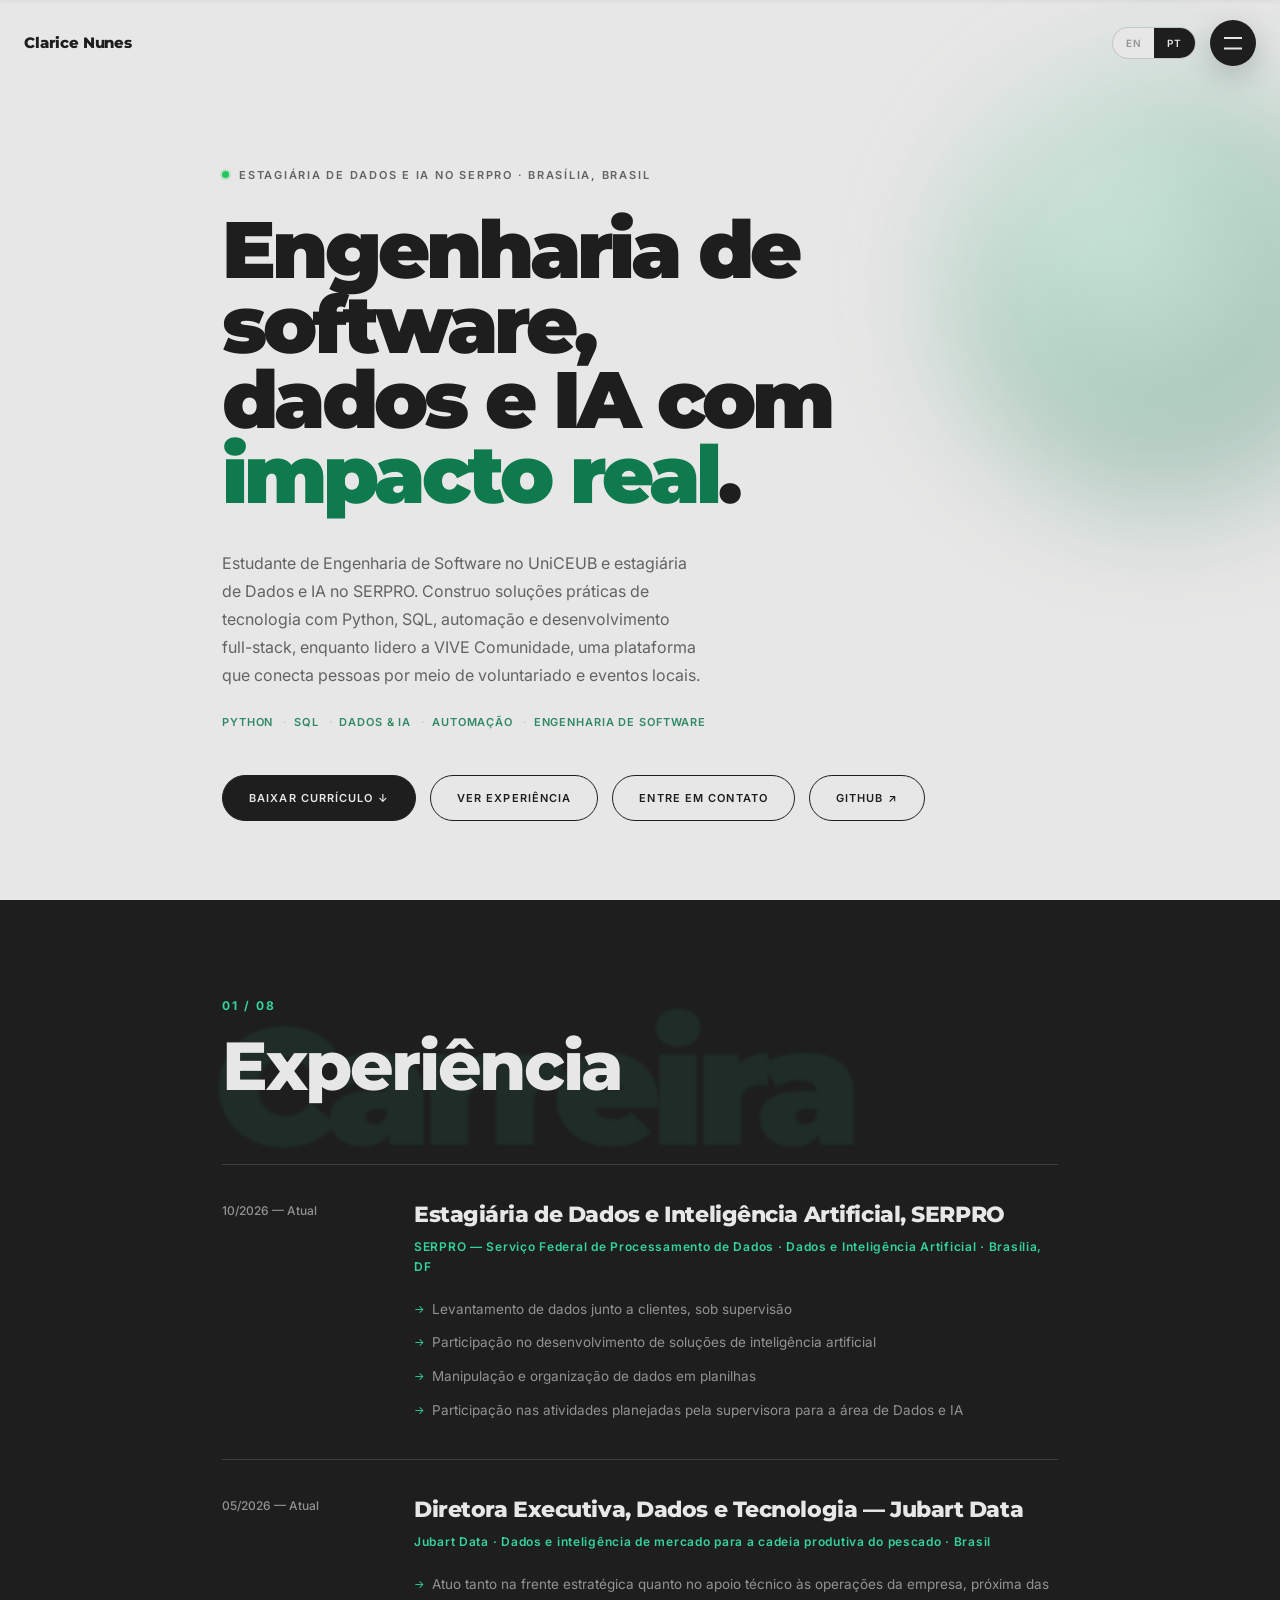
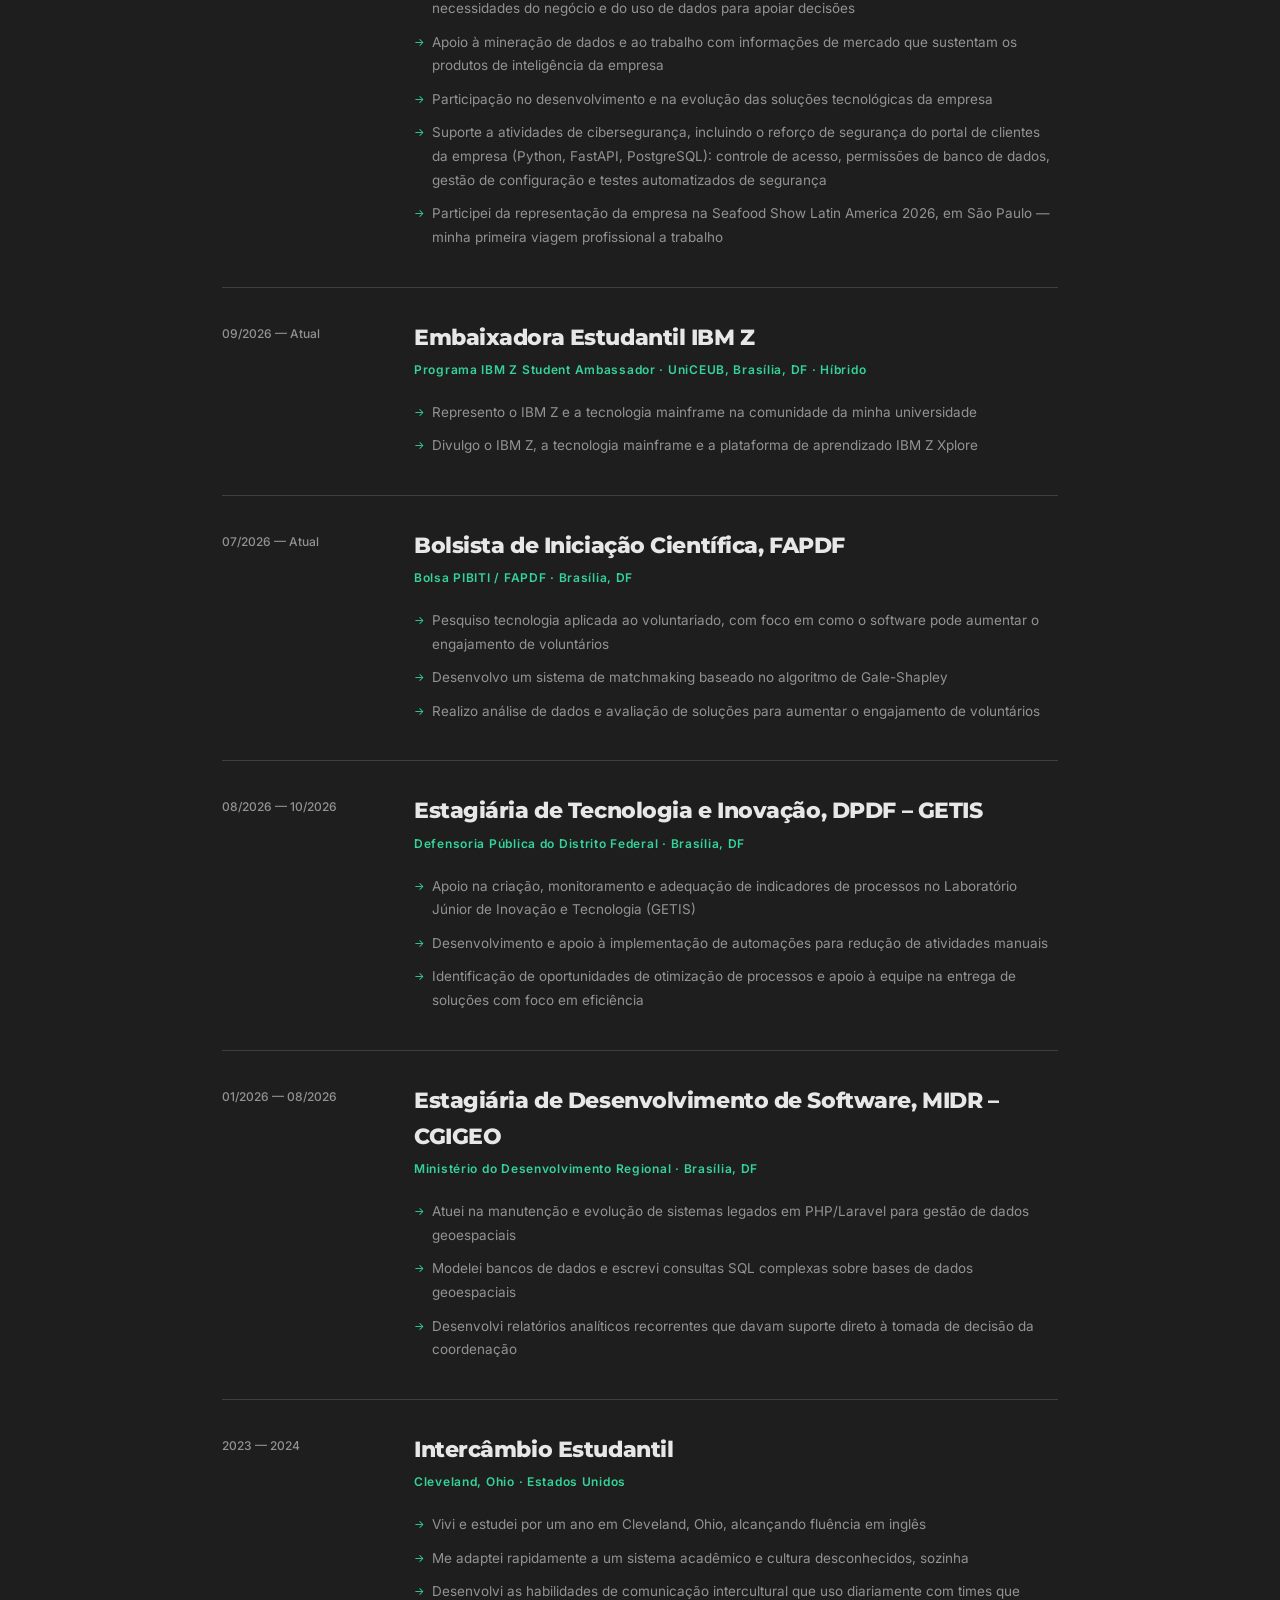
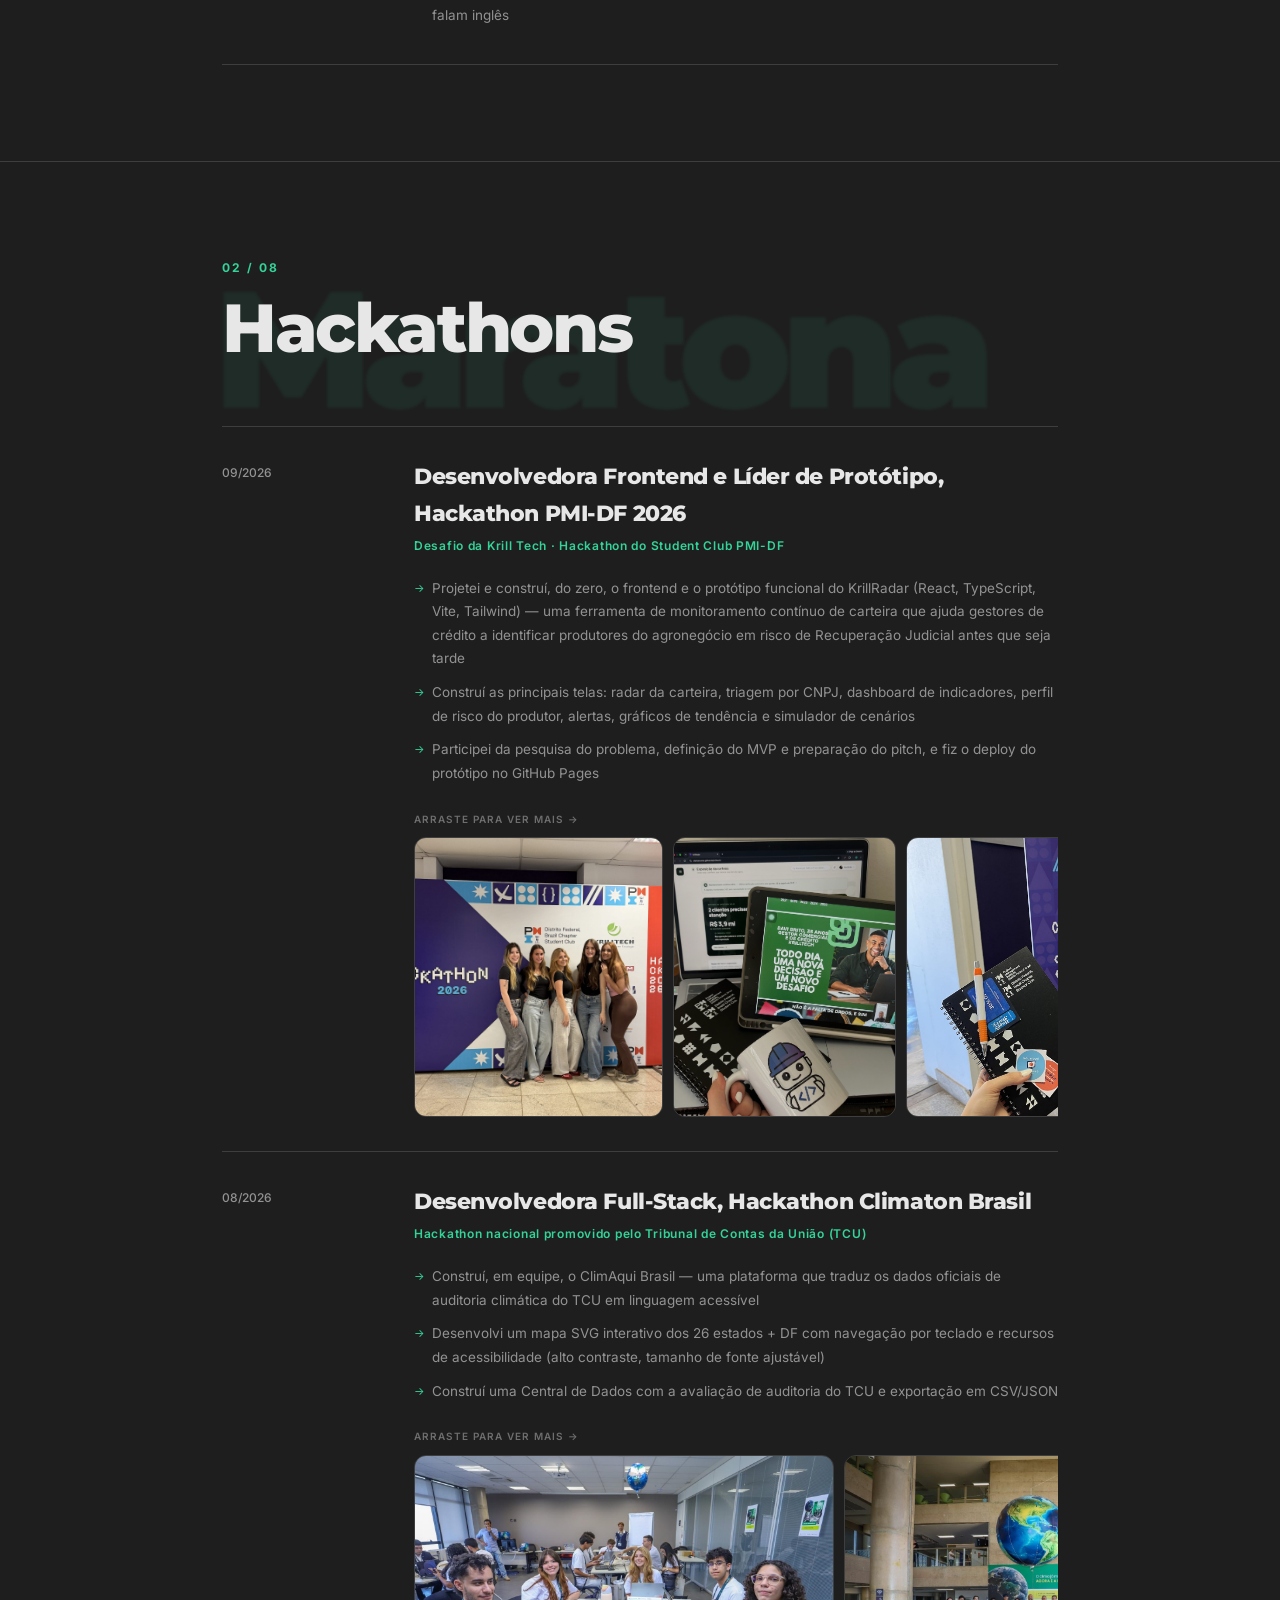
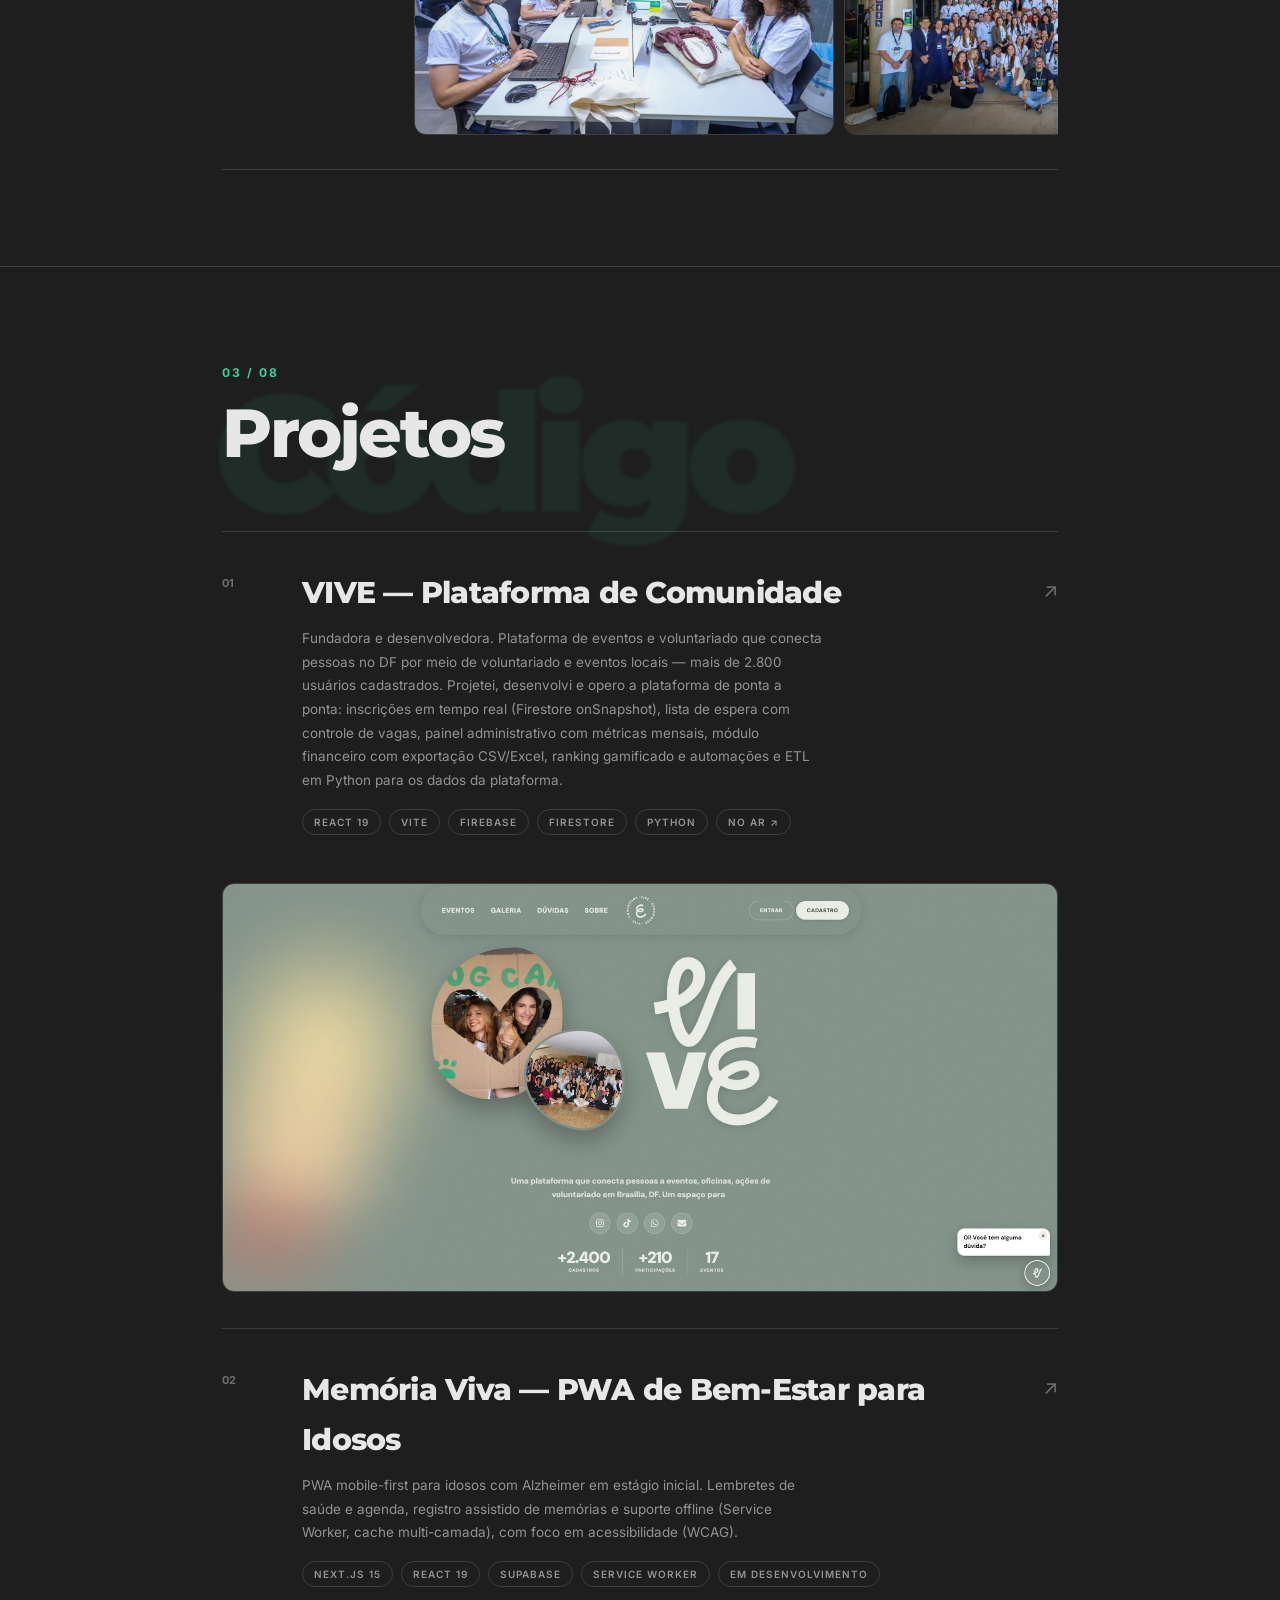
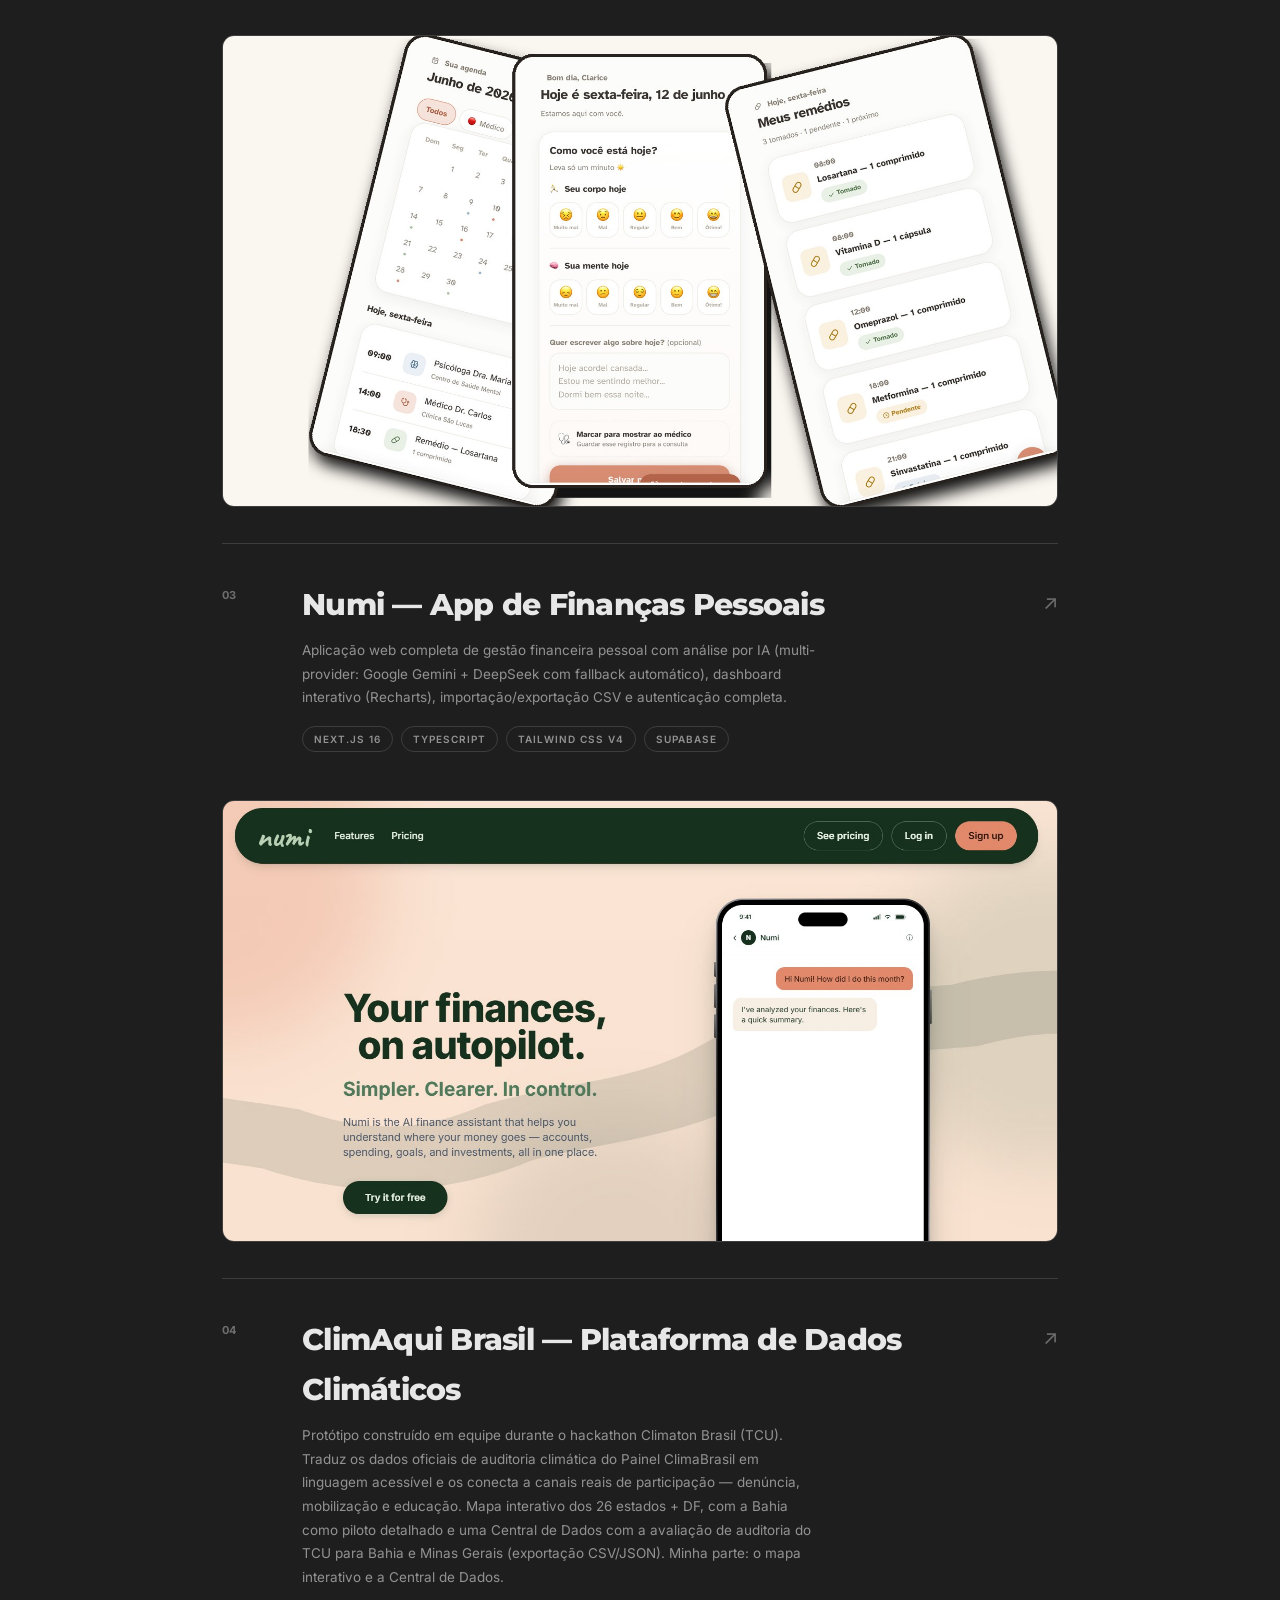
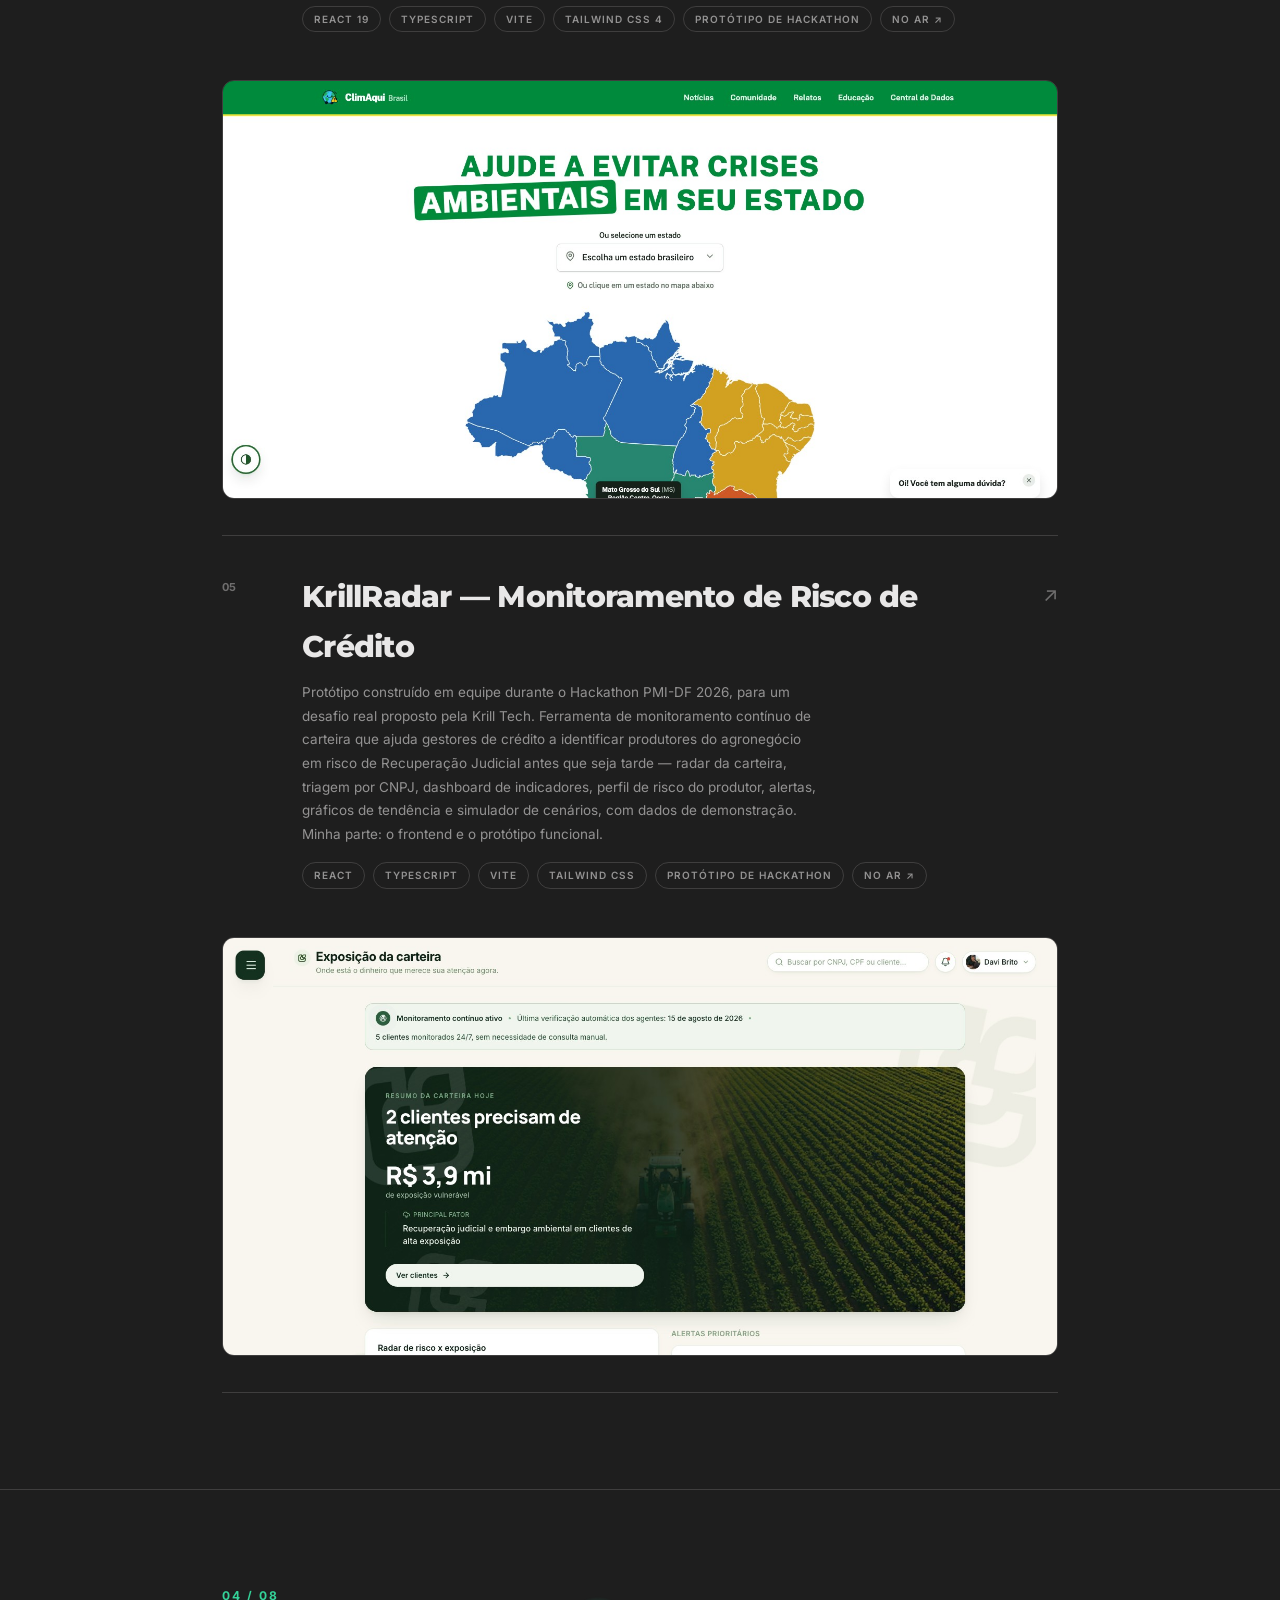
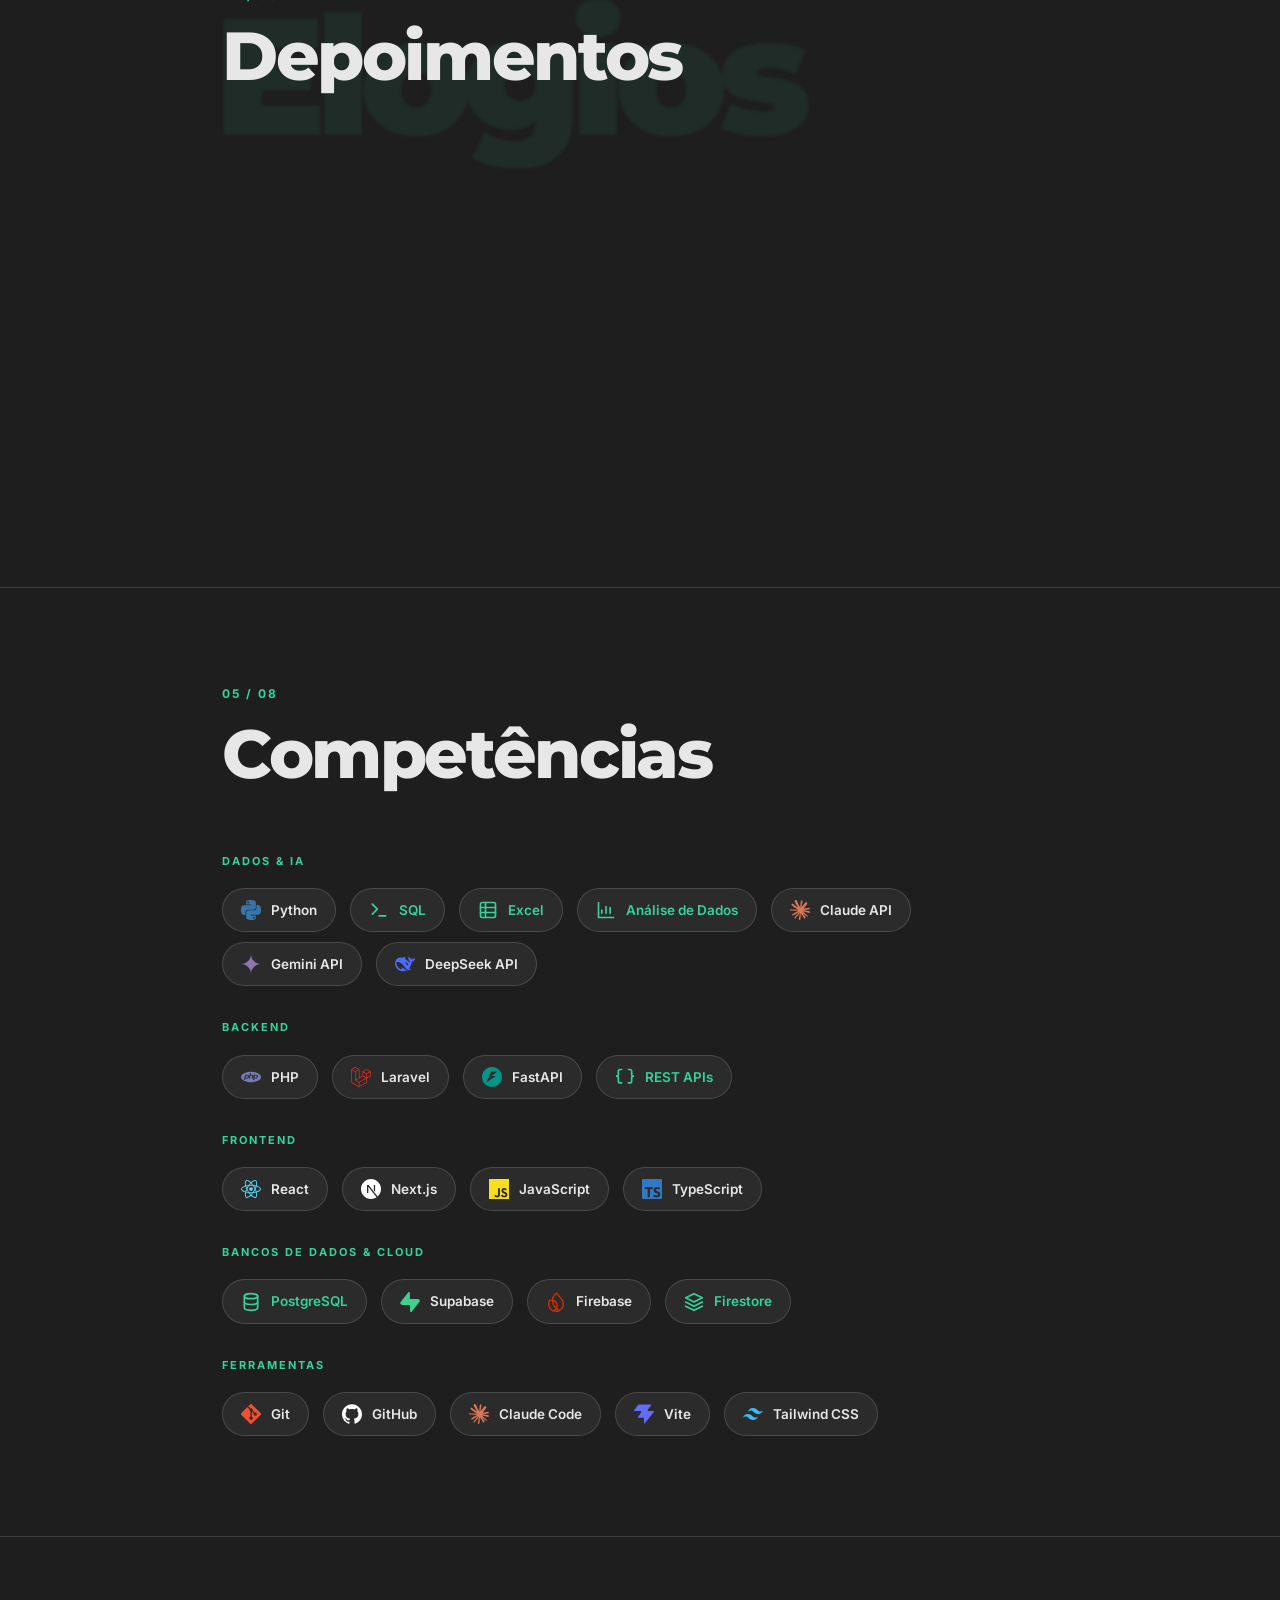
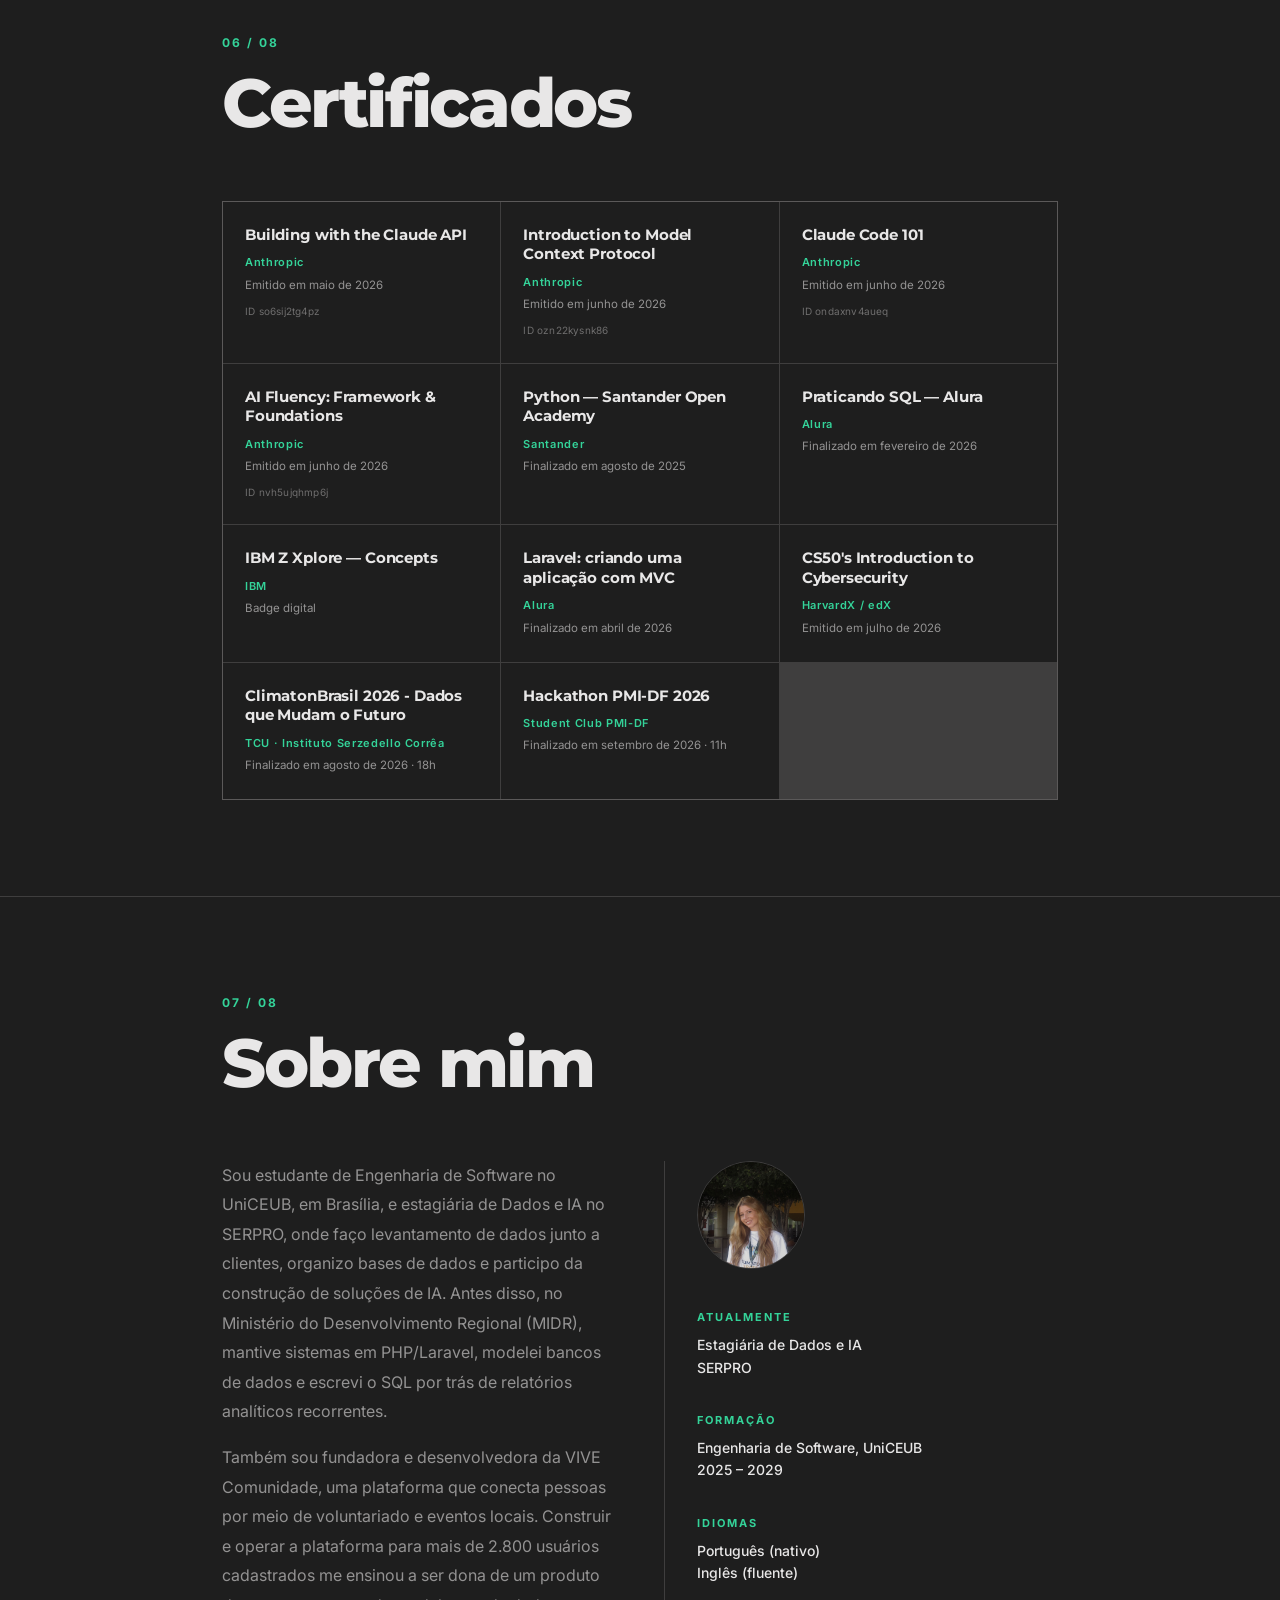
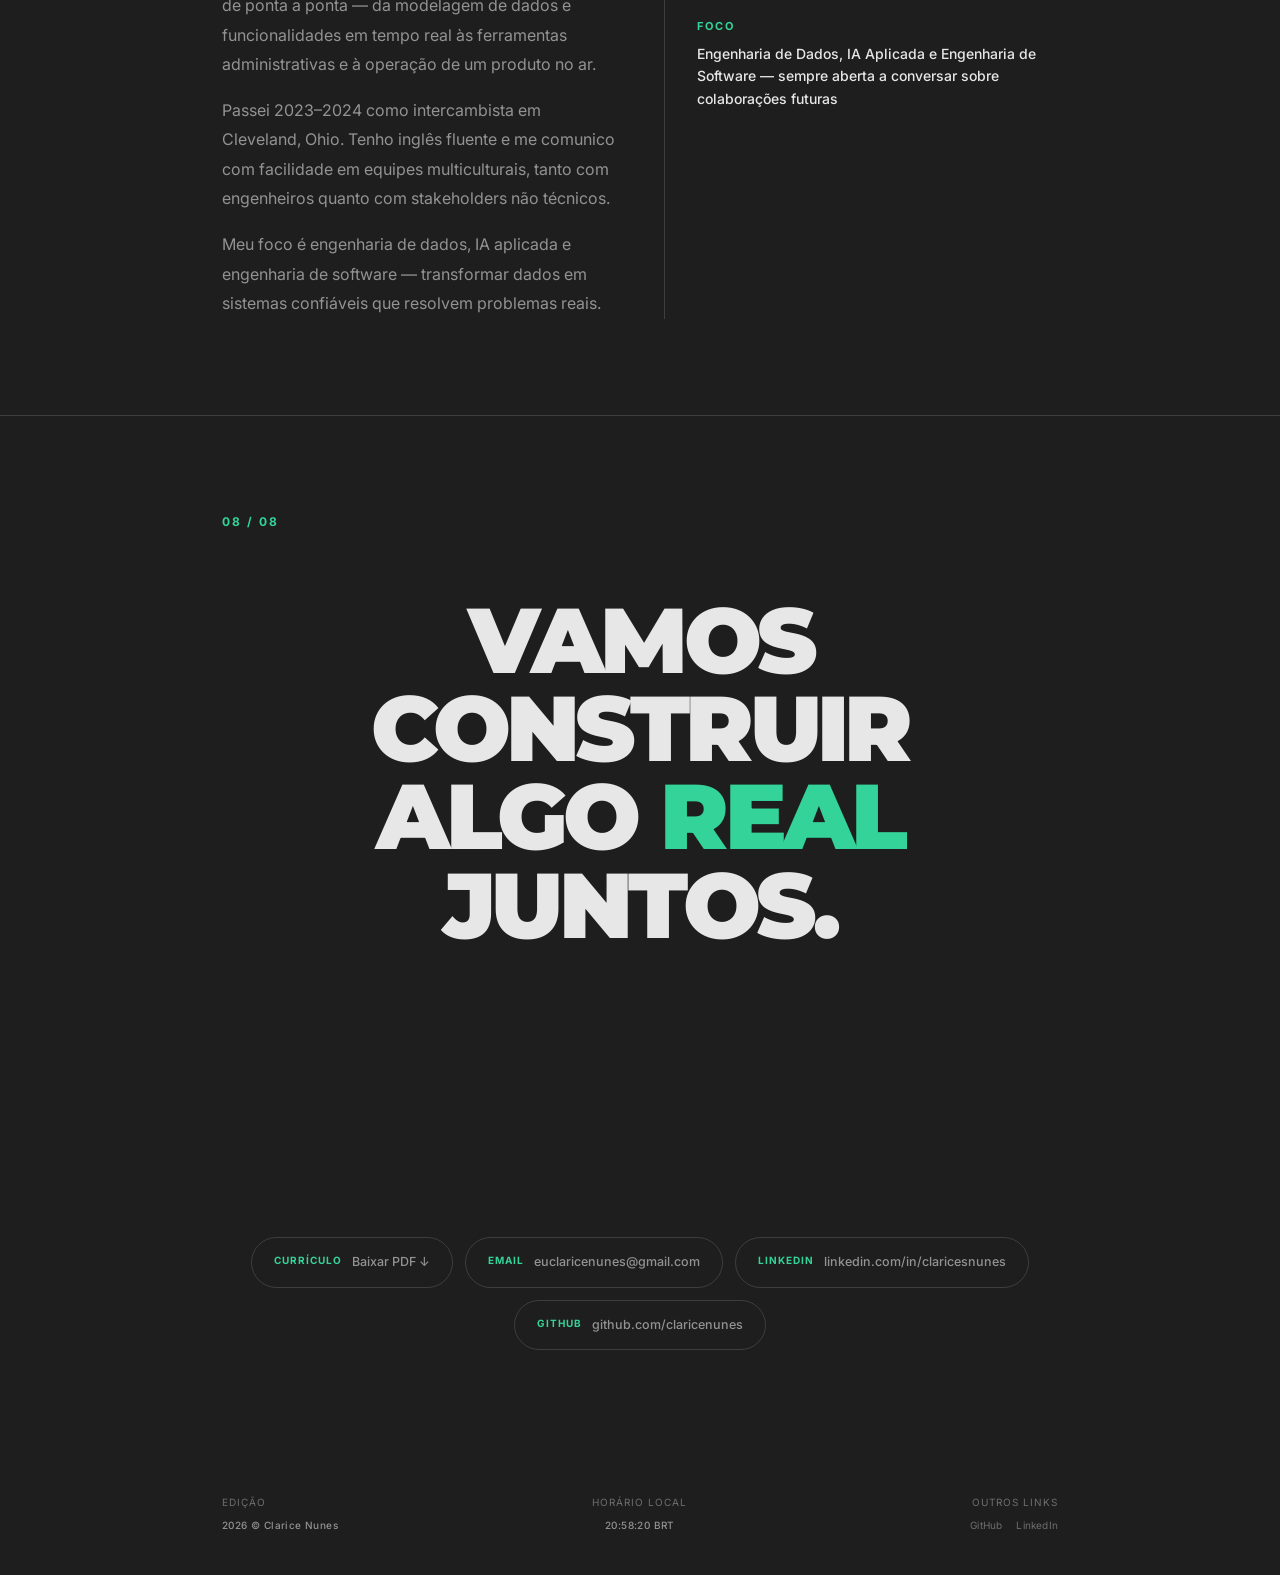
<file: index.html>
<!DOCTYPE html>
<html lang="pt">
<head>
  <meta charset="UTF-8" />
  <meta name="viewport" content="width=device-width, initial-scale=1.0" />
  <title>Clarice Nunes — Software, Data &amp; AI</title>

  <!-- SEO -->
  <meta name="description" content="Clarice Nunes — Software Engineering student at UniCEUB and Data &amp; AI intern at SERPRO. Python, SQL, automation and full-stack development. Founder and developer of VIVE Comunidade." />
  <meta name="author" content="Clarice Nunes" />

  <!-- Open Graph (LinkedIn, WhatsApp, Slack preview) -->
  <meta property="og:title" content="Clarice Nunes — Software, Data &amp; AI" />
  <meta property="og:description" content="Software Engineering student at UniCEUB and Data &amp; AI intern at SERPRO. Python, SQL, automation and full-stack development, with public-sector experience and a live product: VIVE Comunidade." />
  <meta property="og:type" content="website" />
  <meta property="og:url" content="https://claricenunes.github.io" />
  <meta property="og:image" content="https://claricenunes.github.io/assets/profile.clarice.jpg" />

  <!-- Twitter/X card -->
  <meta name="twitter:card" content="summary" />
  <meta name="twitter:title" content="Clarice Nunes — Software, Data &amp; AI" />
  <meta name="twitter:description" content="Software Engineering student and Data &amp; AI intern at SERPRO. Python, SQL, automation and full-stack development." />
  <meta name="twitter:image" content="https://claricenunes.github.io/assets/profile.clarice.jpg" />

  <meta name="theme-color" content="#e8e7e7" />

  <!-- Favicon -->
  <link rel="icon" href="data:image/svg+xml,<svg xmlns='http://www.w3.org/2000/svg' viewBox='0 0 32 32'><text x='50%25' y='54%25' dominant-baseline='middle' text-anchor='middle' font-family='Arial,sans-serif' font-size='13' font-weight='800' fill='%230f7a4d'>CN</text></svg>" />

  <link rel="preconnect" href="https://fonts.googleapis.com" />
  <link rel="preconnect" href="https://fonts.gstatic.com" crossorigin />
  <link href="https://fonts.googleapis.com/css2?family=Inter:wght@400;500;600;700&family=Montserrat:wght@700;800;900&display=swap" rel="stylesheet" />

  <!-- Structured data for search engines -->
  <script type="application/ld+json">
  {
    "@context": "https://schema.org",
    "@type": "Person",
    "name": "Clarice Nunes de Oliveira",
    "alternateName": "Clarice Nunes",
    "jobTitle": "Data & AI Intern",
    "description": "Software Engineering student at UniCEUB and Data & AI intern at SERPRO. Python, SQL, automation and full-stack development.",
    "url": "https://claricenunes.github.io",
    "email": "mailto:euclaricenunes@gmail.com",
    "sameAs": [
      "https://github.com/claricenunes",
      "https://linkedin.com/in/claricesnunes"
    ],
    "address": {
      "@type": "PostalAddress",
      "addressLocality": "Brasília",
      "addressRegion": "DF",
      "addressCountry": "BR"
    },
    "alumniOf": {
      "@type": "CollegeOrUniversity",
      "name": "UniCEUB"
    },
    "worksFor": {
      "@type": "Organization",
      "name": "SERPRO"
    },
    "knowsAbout": ["Python", "SQL", "Data Analysis", "Artificial Intelligence", "Software Engineering", "PHP", "Laravel", "React", "Next.js", "TypeScript", "FastAPI", "Firebase", "Supabase"]
  }
  </script>

  <style>
    *, *::before, *::after { box-sizing: border-box; margin: 0; padding: 0; }

    :root {
      --bg:       #e8e7e7;
      --ink:      #1e1e1e;
      --accent:   #0f7a4d;
      --accent-2: #34d399;
      --sans:     'Inter', system-ui, sans-serif;
      --display:  'Montserrat', system-ui, sans-serif;
      --ease:     cubic-bezier(.16,1,.3,1);

      /* light-mode (on --bg) */
      --muted:    rgba(30,30,30,.66);
      --faint:    rgba(30,30,30,.42);
      --hairline: rgba(30,30,30,.16);

      /* dark-mode (on --ink) */
      --muted-d:    rgba(232,231,231,.58);
      --faint-d:    rgba(232,231,231,.4);
      --hairline-d: rgba(232,231,231,.16);
    }

    html { scroll-behavior: smooth; }
    html[data-intro="pending"] { overflow: hidden; }

    body {
      background: var(--bg);
      color: var(--ink);
      font-family: var(--sans);
      font-weight: 400;
      font-size: 16px;
      line-height: 1.65;
      -webkit-font-smoothing: antialiased;
      overflow-x: clip;
    }

    ::selection { background: rgba(15,122,77,.18); }

    a { text-decoration: none; color: inherit; }
    button { font: inherit; color: inherit; }

    :where(a, button, [role="button"], input):focus-visible {
      outline: 2px solid currentColor; outline-offset: 4px;
    }

    .container { max-width: 900px; margin: 0 auto; padding: 0 32px; }

    @media (hover: hover) and (pointer: fine) {
      html.cursor-ready, html.cursor-ready * { cursor: none !important; }
    }

    /* ── Custom cursor ── */
    #cursor-dot {
      position: fixed; top: 0; left: 0; width: 9px; height: 9px; border-radius: 50%;
      background: var(--accent); pointer-events: none; z-index: 9999;
      transform: translate3d(-50%, -50%, 0); transition: width .22s var(--ease), height .22s var(--ease), background .22s var(--ease), opacity .2s;
      opacity: 0; mix-blend-mode: normal;
    }
    #cursor-dot.live { opacity: 1; }
    #cursor-dot.hover { width: 40px; height: 40px; background: rgba(15,122,77,.14); border: 1.5px solid var(--accent); }

    /* ── Scroll progress ── */
    #scroll-progress {
      position: fixed; top: 0; left: 0; height: 3px; width: 0%; z-index: 9998;
      background: var(--accent); transition: width .1s linear;
    }

    /* ── Intro overlay: cinematic multilingual entrance ── */
    #intro {
      position: fixed; inset: 0; z-index: 10000; background: var(--ink); color: var(--bg);
      display: flex; align-items: center; justify-content: center; cursor: pointer;
      transition: transform .98s var(--ease), filter .98s var(--ease);
    }
    #intro.leaving { transform: translate3d(0,-101%,0); filter: blur(6px); pointer-events: none; }

    .intro-corner {
      position: absolute; font-family: var(--sans); font-size: 10px; font-weight: 600;
      letter-spacing: .18em; text-transform: uppercase; color: rgba(232,231,231,.42);
    }
    .intro-corner.top-left { top: 28px; left: 28px; }
    .intro-corner.bottom-right { display: flex; align-items: center; gap: 12px; bottom: 28px; right: 28px; }

    .intro-hint-bar { width: 32px; height: 1px; background: rgba(232,231,231,.24); position: relative; overflow: hidden; }
    .intro-hint-bar::after {
      content: ''; position: absolute; inset: 0; background: var(--accent); transform: translateX(-100%);
    }
    #intro.loading .intro-hint-bar::after { animation: introBar 1.1s ease-in-out infinite; }
    @keyframes introBar { to { transform: translateX(100%); } }

    .intro-center { display: flex; align-items: center; gap: 16px; }
    .intro-word-roll { display: inline-block; overflow: hidden; line-height: 1.1; }
    .intro-word-roll .rt { display: grid; }
    .intro-word-roll .rt span {
      grid-area: 1/1; font-family: var(--display); font-weight: 800;
      font-size: clamp(28px, 5vw, 48px); letter-spacing: -0.02em; text-transform: lowercase;
      transition: transform .15s var(--ease);
    }
    .intro-word-roll .rt .p { transform: translate3d(0,0,0); }
    .intro-word-roll .rt .s { transform: translate3d(0,100%,0); }
    .intro-word-roll.turn .rt .p { transform: translate3d(0,-100%,0); }
    .intro-word-roll.turn .rt .s { transform: translate3d(0,0,0); }
    .intro-word-roll.jump .rt span { transition: none; }

    .intro-dot {
      width: 10px; height: 10px; border-radius: 50%; background: var(--accent); flex-shrink: 0;
      animation: introDotPulse 1.1s ease-in-out infinite;
    }
    @keyframes introDotPulse {
      0%, 100% { transform: scale(1); box-shadow: 0 0 0 8px rgba(15,122,77,.18); opacity: 1; }
      50%      { transform: scale(1.3); box-shadow: 0 0 0 14px rgba(15,122,77,.05); opacity: .85; }
    }
    @media (max-width: 640px) {
      .intro-corner.top-left { top: 20px; left: 20px; }
      .intro-corner.bottom-right { bottom: 20px; right: 20px; }
    }
    @media (prefers-reduced-motion: reduce) {
      #intro { display: none; }
    }

    /* ── Top bar ── */
    .topbar {
      position: fixed; top: 0; left: 0; right: 0; z-index: 500;
      display: flex; justify-content: space-between; align-items: center;
      padding: 20px 24px;
    }
    .brand { font-family: var(--display); font-weight: 800; font-size: 15px; letter-spacing: -0.01em; color: var(--ink); }
    .topbar-right { display: flex; align-items: center; gap: 14px; }

    .lang-toggle { display: flex; border: 1px solid var(--hairline); border-radius: 999px; overflow: hidden; background: var(--bg); }
    .lang-btn {
      font-family: var(--sans); font-weight: 600; font-size: 10px; letter-spacing: 0.08em;
      padding: 7px 13px; border: none; background: transparent;
      color: var(--faint); cursor: pointer; transition: background .2s, color .2s;
    }
    .lang-btn.active { background: var(--ink); color: var(--bg); }

    .menu-btn {
      width: 46px; height: 46px; border-radius: 50%; border: none; background: var(--ink);
      display: grid; place-items: center; cursor: pointer;
      box-shadow: 0 10px 30px rgba(0,0,0,.18); transition: transform .25s var(--ease);
    }
    .menu-btn:hover { transform: scale(1.06); }
    .menu-btn-icon { position: relative; width: 18px; height: 12px; }
    .menu-btn-icon span {
      position: absolute; left: 0; width: 100%; height: 1.5px; background: var(--bg);
      transition: transform .3s var(--ease), top .3s var(--ease);
    }
    .menu-btn-icon span:first-child { top: 0; }
    .menu-btn-icon span:last-child { top: 100%; transform: translateY(-100%); }
    .menu-open .menu-btn-icon span:first-child { top: 50%; transform: translateY(-50%) rotate(45deg); }
    .menu-open .menu-btn-icon span:last-child { top: 50%; transform: translateY(-50%) rotate(-45deg); }

    /* ── Full-screen menu overlay ── */
    #menu-overlay {
      position: fixed; inset: 0; z-index: 400; background: var(--ink); color: var(--bg);
      opacity: 0; visibility: hidden; transform: translateY(-8px);
      transition: opacity .4s var(--ease), transform .4s var(--ease), visibility 0s .4s;
      display: flex; flex-direction: column; justify-content: center;
      padding: 100px 24px 40px;
    }
    #menu-overlay.open { opacity: 1; visibility: visible; transform: translateY(0); transition: opacity .4s var(--ease), transform .4s var(--ease); }
    .menu-list { list-style: none; max-width: 900px; margin: 0 auto; width: 100%; }
    .menu-list li { border-bottom: 1px solid var(--hairline-d); }
    .menu-list li:first-child { border-top: 1px solid var(--hairline-d); }
    .menu-item {
      display: flex; align-items: baseline; gap: 20px; width: 100%; padding: 18px 4px;
      background: none; border: none; text-align: left; cursor: pointer;
      color: rgba(232,231,231,.4); transition: color .25s;
    }
    .menu-item:hover, .menu-item:focus-visible { color: var(--bg); }
    .menu-item-num { font-size: 11px; font-weight: 600; letter-spacing: .1em; color: var(--accent-2); min-width: 28px; }
    .menu-item-label { font-family: var(--display); font-weight: 800; font-size: clamp(2rem, 7vw, 4.2rem); letter-spacing: -0.03em; text-transform: uppercase; line-height: 1; }
    .menu-footer {
      max-width: 900px; margin: 40px auto 0; width: 100%; padding-top: 20px; border-top: 1px solid var(--hairline-d);
      display: flex; justify-content: space-between; flex-wrap: wrap; gap: 16px;
      font-size: 10px; letter-spacing: .1em; text-transform: uppercase; color: rgba(232,231,231,.48);
    }
    .menu-footer strong { display: block; margin-top: 6px; font-weight: 500; letter-spacing: .04em; color: rgba(232,231,231,.82); text-transform: none; }
    .menu-socials { display: flex; gap: 16px; flex-wrap: wrap; }

    /* ── link-underline-invert ── */
    .u-link { position: relative; display: inline-block; padding-bottom: 2px; }
    .u-link::after {
      content: ''; position: absolute; left: 0; bottom: 0; height: 1px; width: 100%;
      background: currentColor; opacity: .85; transform: scaleX(0); transform-origin: left;
      transition: transform .3s var(--ease);
    }
    .u-link:hover::after, .u-link:focus-visible::after { transform: scaleX(1); }

    /* ── rolling text (whole word/line — per-character splitting breaks kerning, avoid it) ── */
    /* align-self prevents flex parents (default align-items:stretch) from
       taller siblings stretching this box past one line — which would let the
       hidden duplicate line peek out below since overflow:hidden only clips
       to this element's own (stretched) height. */
    .roll { display: inline-block; overflow: hidden; vertical-align: top; align-self: flex-start; }
    .roll .rt { display: grid; }
    .roll .rt span { grid-area: 1/1; transition: transform .32s var(--ease); }
    .roll .rt .p { transform: translate3d(0,0,0); }
    .roll .rt .s { transform: translate3d(0,100%,0); }
    @media (hover: hover) and (pointer: fine) {
      a:hover .roll .rt .p, button:hover .roll .rt .p { transform: translate3d(0,-100%,0); }
      a:hover .roll .rt .s, button:hover .roll .rt .s { transform: translate3d(0,0,0); }
    }

    /* ── Hero ── */
    #hero { position: relative; min-height: 100svh; display: flex; flex-direction: column; justify-content: center; padding: 140px 0 60px; overflow: hidden; }

    .orb-wrap { position: absolute; inset: 0; z-index: 0; pointer-events: none; will-change: transform; }
    .orb {
      position: absolute; border-radius: 50%;
      width: clamp(260px, 34vw, 520px); aspect-ratio: 1;
      top: 8%; right: -8%;
      background: radial-gradient(circle at 35% 30%, rgba(255,255,255,.5), transparent 24%),
                  radial-gradient(circle at 38% 34%, #6ee7b7 0%, #0f7a4d 55%, #064e3b 100%);
      filter: blur(60px); opacity: .28;
      animation: orbBreathe 9s ease-in-out infinite;
    }
    @keyframes orbBreathe {
      0%, 100% { transform: scale(1) rotate(0deg); }
      50%      { transform: scale(1.08) rotate(4deg); }
    }
    @media (prefers-reduced-motion: reduce) { .orb { animation: none; } }

    .hero-label {
      position: relative; z-index: 1;
      font-size: 11px; font-weight: 600; letter-spacing: 0.16em; text-transform: uppercase;
      color: var(--muted); margin-bottom: 28px; display: inline-flex; align-items: center; gap: 10px;
      width: fit-content;
    }
    .status-dot {
      display: inline-block; width: 7px; height: 7px; border-radius: 50%;
      background: #22c55e; flex-shrink: 0;
      box-shadow: 0 0 0 2px rgba(34, 197, 94, 0.2);
      animation: pulse 2.4s ease-in-out infinite;
    }
    @keyframes pulse {
      0%, 100% { box-shadow: 0 0 0 2px rgba(34, 197, 94, 0.2); }
      50%       { box-shadow: 0 0 0 6px rgba(34, 197, 94, 0.04); }
    }

    h1 {
      position: relative; z-index: 1;
      font-family: var(--display); font-weight: 900;
      font-size: clamp(50px, 7.2vw, 80px);
      line-height: 0.94; letter-spacing: -0.05em; margin-bottom: 36px;
    }
    h1 em { font-style: normal; color: var(--accent); }
    h1 em.typing::after {
      content: ''; display: inline-block; width: 3px; height: .8em; margin-left: 3px;
      background: var(--accent); vertical-align: -0.1em;
      animation: h1Caret .8s steps(1) infinite;
    }
    @keyframes h1Caret { 50% { opacity: 0; } }
    .h1-dot { color: var(--ink); opacity: 0; transition: opacity .15s var(--ease); }
    .h1-dot.show { opacity: 1; }
    @media (prefers-reduced-motion: reduce) {
      h1 em.typing::after { animation: none; }
    }

    .hero-desc { position: relative; z-index: 1; font-size: 16px; color: var(--muted); max-width: 480px; margin-bottom: 24px; line-height: 1.75; }

    .hero-stack { position: relative; z-index: 1; display: flex; gap: 0; flex-wrap: wrap; margin-bottom: 44px; }
    .hero-stack-item { font-size: 11px; font-weight: 600; letter-spacing: 0.08em; text-transform: uppercase; color: var(--accent); opacity: .85; }
    .hero-stack-item:not(:last-child)::after { content: ' · '; color: var(--hairline); opacity: 1; margin: 0 6px; }

    .hero-cta { position: relative; z-index: 1; display: flex; gap: 14px; flex-wrap: wrap; align-items: center; }

    .btn {
      display: inline-flex; align-items: center; gap: 8px; padding: 13px 26px; border-radius: 999px;
      font-family: var(--sans); font-weight: 600; font-size: 11px; letter-spacing: 0.1em; text-transform: uppercase;
      border: 1.5px solid var(--ink); color: var(--ink);
      background: transparent; cursor: pointer; transition: color .3s var(--ease), border-color .3s;
      position: relative; overflow: hidden;
    }
    .btn span.fill { position: absolute; inset: 0; z-index: -1; background: var(--ink); transform-origin: bottom; transform: scaleY(0); transition: transform .5s var(--ease); border-radius: inherit; }
    .btn:hover span.fill { transform: scaleY(1); }
    .btn:hover { color: var(--bg); }
    .btn-accent { background: var(--ink); border-color: var(--ink); color: var(--bg); }
    .btn-accent span.fill { background: var(--accent); }
    .btn-accent:hover { color: var(--bg); border-color: var(--accent); }

    /* ── Dark zone ── */
    .dark-zone { position: relative; z-index: 10; background: var(--ink); color: var(--bg); }
    .dark-zone section { padding: 96px 0; border-bottom: 1px solid var(--hairline-d); }
    .dark-zone section:last-of-type { border-bottom: none; }

    .section-head { position: relative; margin-bottom: 64px; isolation: isolate; }
    .section-num { display: block; font-size: 12px; font-weight: 700; letter-spacing: 0.16em; color: var(--accent-2); margin-bottom: 16px; }
    .section-ghost {
      position: absolute; left: -0.05em; top: -0.28em; z-index: -1; pointer-events: none;
      font-family: var(--display); font-weight: 900; letter-spacing: -0.06em;
      font-size: clamp(70px, 13vw, 180px); color: var(--accent-2); opacity: .08; filter: blur(1.5px);
      white-space: nowrap;
    }
    h2 {
      font-family: var(--display); font-weight: 800;
      font-size: clamp(34px, 6vw, 68px); letter-spacing: -0.035em; line-height: 1;
    }

    /* ── Experience ── */
    .exp-item { display: grid; grid-template-columns: 160px minmax(0, 1fr); gap: 32px; padding: 32px 0; border-bottom: 1px solid var(--hairline-d); }
    .exp-item:first-child { border-top: 1px solid var(--hairline-d); }
    .exp-date { font-size: 12px; font-weight: 500; color: var(--muted-d); padding-top: 4px; }
    .exp-role { font-family: var(--display); font-weight: 800; font-size: 22px; letter-spacing: -0.02em; margin-bottom: 4px; }
    .exp-company { font-size: 12px; font-weight: 600; color: var(--accent-2); letter-spacing: 0.06em; margin-bottom: 16px; }
    .exp-bullets { list-style: none; }
    .exp-bullets li { font-size: 13.5px; color: var(--muted-d); padding: 5px 0 5px 18px; position: relative; line-height: 1.75; }
    .exp-bullets li::before { content: '→'; position: absolute; left: 0; color: var(--accent-2); font-size: 11px; top: 7px; }

    /* ── Projects ── */
    .projects-list { display: flex; flex-direction: column; }
    .project-item {
      display: grid; grid-template-columns: 56px 1fr auto; gap: 24px;
      align-items: start; padding: 36px 0; border-bottom: 1px solid var(--hairline-d);
      text-decoration: none; color: inherit;
      transition: transform .35s var(--ease), padding-left .35s var(--ease);
    }
    .project-item:first-child { border-top: 1px solid var(--hairline-d); }
    .project-item:hover { transform: translateX(8px); }
    .project-item:hover .project-arrow { transform: translate(4px, -4px); color: var(--accent-2); }
    .project-item:hover .project-num { color: var(--accent-2); }
    .project-num { font-size: 11px; font-weight: 700; color: var(--faint-d); padding-top: 6px; transition: color .3s; }
    .project-title { font-family: var(--display); font-weight: 800; font-size: clamp(22px, 3vw, 30px); letter-spacing: -0.025em; margin-bottom: 10px; }
    .project-desc { font-size: 13.5px; color: var(--muted-d); margin-bottom: 16px; line-height: 1.75; max-width: 520px; }
    .project-tags { display: flex; gap: 8px; flex-wrap: wrap; }
    .tag { font-size: 10px; font-weight: 600; letter-spacing: 0.1em; text-transform: uppercase; padding: 4px 11px; border-radius: 999px; border: 1px solid var(--hairline-d); color: var(--muted-d); }
    .project-arrow { font-size: 20px; color: var(--faint-d); transition: transform .25s var(--ease), color .25s; padding-top: 6px; }
    .project-image { grid-column: 1 / -1; margin-top: 24px; border-radius: 12px; overflow: hidden; border: 1px solid var(--hairline-d); }
    .project-image img { display: block; width: 100%; height: auto; }

    /* ── Hackathon photo gallery (drag-to-scroll) ── */
    .photo-gallery { margin-top: 20px; }
    .photo-gallery-hint {
      font-size: 10px; font-weight: 600; letter-spacing: 0.1em; text-transform: uppercase;
      color: var(--faint-d); margin-bottom: 10px;
    }
    .photo-track {
      display: flex; gap: 10px; overflow-x: auto; overflow-y: hidden;
      scroll-snap-type: x proximity; cursor: grab; touch-action: pan-y;
      scrollbar-width: none; -ms-overflow-style: none; padding-bottom: 2px;
    }
    .photo-track::-webkit-scrollbar { display: none; }
    .photo-track.dragging { cursor: grabbing; scroll-snap-type: none; }
    .photo-track img {
      height: 280px; width: auto; max-width: 70vw; flex-shrink: 0; object-fit: cover;
      border-radius: 12px; border: 1px solid var(--hairline-d);
      scroll-snap-align: start; -webkit-user-drag: none; user-select: none; pointer-events: auto;
    }
    @media (max-width: 640px) {
      .photo-track img { height: 200px; }
    }

    /* ── Skills ── */
    .skills-marquee-wrap {
      width: 100vw; position: relative; left: 50%; right: 50%; margin: 40px -50vw 0; overflow: hidden;
    }
    .skills-row { margin-bottom: 28px; }
    .skills-row:last-child { margin-bottom: 0; }
    .skills-row-label {
      max-width: 900px; margin: 0 auto 14px; padding: 0 32px;
      font-size: 11px; font-weight: 700; letter-spacing: 0.18em; text-transform: uppercase; color: var(--accent-2);
    }
    .marquee {
      overflow: hidden;
      -webkit-mask-image: linear-gradient(to right, transparent, black 220px, black calc(100% - 220px), transparent);
      mask-image: linear-gradient(to right, transparent, black 220px, black calc(100% - 220px), transparent);
    }
    @media (max-width: 640px) {
      .marquee {
        -webkit-mask-image: linear-gradient(to right, transparent, black 60px, black calc(100% - 60px), transparent);
        mask-image: linear-gradient(to right, transparent, black 60px, black calc(100% - 60px), transparent);
      }
    }
    /* Spacing lives on each pill (not `gap`) so the track is exactly two equal
       halves once cloned — the -50% loop then lands with no jump. */
    .marquee-track { display: flex; align-items: center; width: max-content; padding: 4px 0; list-style: none; }
    .marquee-track > li { margin-right: 14px; }
    .marquee.is-animated .marquee-track { animation: marqueeScroll 36s linear infinite; }
    .marquee.is-animated .marquee-track.reverse { animation-direction: reverse; }
    .skills-row:hover .marquee-track { animation-play-state: paused; }
    .marquee.is-static { -webkit-mask-image: none; mask-image: none; }
    .marquee.is-static .marquee-track { width: auto; max-width: 900px; margin: 0 auto; padding: 4px 32px; flex-wrap: wrap; row-gap: 10px; }
    @keyframes marqueeScroll {
      from { transform: translateX(0); }
      to   { transform: translateX(-50%); }
    }
    .skill-pill {
      display: inline-flex; align-items: center; gap: 10px; padding: 10px 18px; border-radius: 999px;
      background: rgba(255,255,255,.06); border: 1px solid var(--hairline-d);
      font-size: 13.5px; font-weight: 600; color: var(--bg); white-space: nowrap; flex-shrink: 0;
    }
    .skill-pill svg { width: 20px; height: 20px; flex-shrink: 0; }
    .skill-pill--generic { color: var(--accent-2); }
    @media (prefers-reduced-motion: reduce) {
      .marquee-track { animation: none !important; }
    }

    /* ── Certificates ── */
    .cert-grid { display: grid; grid-template-columns: repeat(auto-fill, minmax(220px, 1fr)); gap: 1px; background: var(--hairline-d); border: 1px solid var(--hairline-d); }
    .cert-card { background: var(--ink); padding: 24px 22px; transition: background .3s; }
    .cert-card:hover { background: #232323; }
    .cert-title { font-family: var(--display); font-weight: 700; font-size: 14.5px; letter-spacing: -0.01em; line-height: 1.35; margin-bottom: 8px; }
    .cert-issuer { font-size: 11px; font-weight: 600; letter-spacing: 0.06em; color: var(--accent-2); margin-bottom: 4px; }
    .cert-date { font-size: 11.5px; color: var(--muted-d); }
    .cert-id { font-size: 10px; color: var(--faint-d); margin-top: 8px; letter-spacing: 0.02em; }

    /* ── Testimonials ── */
    .testimonial-list { display: flex; flex-wrap: wrap; gap: 24px; }
    .testimonial-card { flex: 1 1 420px; max-width: 560px; border: 1px solid var(--hairline-d); border-radius: 12px; padding: 36px 32px; transition: border-color .3s; }
    .testimonial-card:hover { border-color: rgba(232,231,231,.4); }
    .testimonial-quote { font-family: var(--display); font-weight: 600; font-size: 17px; letter-spacing: -0.01em; line-height: 1.55; color: var(--bg); margin-bottom: 24px; }
    .testimonial-quote::before { content: '\201C'; color: var(--accent-2); }
    .testimonial-quote::after { content: '\201D'; color: var(--accent-2); }
    .testimonial-author { font-size: 12.5px; font-weight: 700; color: var(--bg); margin-bottom: 2px; }
    .testimonial-role { font-size: 11px; color: var(--muted-d); margin-bottom: 14px; }
    .testimonial-link { font-size: 10.5px; font-weight: 700; letter-spacing: 0.08em; text-transform: uppercase; color: var(--accent-2); }

    /* ── About ── */
    .about-grid { display: grid; grid-template-columns: 1fr 1fr; gap: 48px; }
    .about-text p { color: var(--muted-d); margin-bottom: 16px; line-height: 1.85; }
    .about-text p:last-child { margin-bottom: 0; }
    .about-aside { padding-left: 32px; border-left: 1px solid var(--hairline-d); }
    .about-photo { width: 108px; height: 108px; border-radius: 50%; object-fit: cover; object-position: 50% 22%; border: 1px solid var(--hairline-d); margin-bottom: 32px; }
    .aside-item { margin-bottom: 32px; }
    .aside-label { font-size: 11px; font-weight: 700; letter-spacing: 0.18em; text-transform: uppercase; color: var(--accent-2); margin-bottom: 8px; }
    .aside-value { font-size: 14px; font-weight: 500; color: var(--bg); line-height: 1.6; }

    /* ── Contact / final CTA ── */
    #contact { text-align: center; }
    .contact-heading {
      font-family: var(--display); font-weight: 900; text-transform: uppercase;
      font-size: clamp(38px, 8vw, 92px); letter-spacing: -0.05em; line-height: .96; margin-bottom: 56px;
    }
    .contact-heading em { font-style: normal; color: var(--accent-2); }
    .contact-heading .block { display: block; }

    .contact-orb-btn {
      width: clamp(140px, 15vw, 176px); aspect-ratio: 1; border-radius: 50%; margin: 0 auto 56px;
      background: var(--accent); color: var(--bg); display: grid; place-items: center; text-align: center;
      font-family: var(--display); font-weight: 700; font-size: clamp(11px, 1vw, 13px); text-transform: uppercase; letter-spacing: .04em;
      position: relative; overflow: hidden; transition: transform .35s var(--ease), box-shadow .35s var(--ease);
      box-shadow: 0 18px 50px rgba(15,122,77,.25);
    }
    .contact-orb-btn span.fill { position: absolute; inset: 0; background: var(--bg); transform: scaleY(0); transform-origin: bottom; transition: transform .6s var(--ease); border-radius: inherit; }
    .contact-orb-btn:hover { color: var(--accent); transform: scale(1.06); box-shadow: 0 22px 60px rgba(15,122,77,.32); }
    .contact-orb-btn:hover span.fill { transform: scaleY(1); }
    .contact-orb-btn span.label { position: relative; z-index: 1; display: flex; flex-direction: column; align-items: center; gap: 8px; line-height: 1.2; }
    .contact-orb-btn .orb-arrow { font-size: 16px; transition: transform .35s var(--ease); }
    .contact-orb-btn:hover .orb-arrow { transform: translate(2px, -2px); }

    .contact-links { display: flex; justify-content: center; gap: 12px; flex-wrap: wrap; margin-bottom: 8px; }
    .contact-link {
      display: inline-flex; align-items: center; gap: 10px; padding: 14px 22px; border-radius: 999px;
      border: 1.5px solid var(--hairline-d); color: var(--muted-d); font-size: 12.5px; font-weight: 500;
      transition: border-color .3s, color .3s;
    }
    .contact-link:hover { border-color: rgba(232,231,231,.6); color: var(--bg); }
    .contact-link-label { font-size: 10px; font-weight: 700; letter-spacing: 0.1em; text-transform: uppercase; color: var(--accent-2); }

    /* ── Footer ── */
    footer.site-footer {
      padding: 40px 0; display: grid; grid-template-columns: 1fr 1fr 1fr; gap: 24px;
      font-size: 10px; letter-spacing: .1em; text-transform: uppercase; color: var(--faint-d);
    }
    footer.site-footer strong { display: block; margin-top: 6px; font-weight: 500; letter-spacing: .04em; color: var(--muted-d); text-transform: none; }
    footer.site-footer .f-time { text-align: center; }
    footer.site-footer .f-socials { text-align: right; }
    .f-social-links { display: flex; gap: 14px; justify-content: flex-end; margin-top: 6px; text-transform: none; letter-spacing: .02em; }
    @media (max-width: 640px) {
      footer.site-footer { grid-template-columns: 1fr; text-align: left !important; gap: 20px; }
      footer.site-footer .f-time, footer.site-footer .f-socials { text-align: left; }
      .f-social-links { justify-content: flex-start; }
    }

    /* ── Animations ── */
    .reveal { opacity: 0; transform: translateY(22px); filter: blur(6px); transition: opacity .7s var(--ease), transform .7s var(--ease), filter .7s var(--ease); }
    .reveal.visible { opacity: 1; transform: none; filter: blur(0); }

    /* ── Responsive ── */
    @media (max-width: 640px) {
      .container { padding: 0 22px; }
      #hero { padding-top: 120px; }
      .about-grid { grid-template-columns: 1fr; }
      .about-aside { padding-left: 0; border-left: none; border-top: 1px solid var(--hairline-d); padding-top: 32px; }
      .exp-item { grid-template-columns: minmax(0, 1fr); gap: 8px; }
      .project-item { grid-template-columns: 32px minmax(0, 1fr) auto; gap: 16px; }
      .menu-item-label { font-size: clamp(1.8rem, 11vw, 2.6rem); }
      .contact-links { flex-direction: column; align-items: stretch; }
    }
  </style>
</head>
<body>

  <div id="cursor-dot"></div>
  <div id="scroll-progress"></div>

  <div id="intro" aria-hidden="true">
    <span class="intro-corner top-left" data-en="Starting" data-pt="Iniciando">Iniciando</span>
    <div class="intro-center">
      <span class="intro-word-roll" id="intro-word-roll">
        <span class="rt">
          <span class="p" id="intro-word" data-en="enter" data-pt="entrar">entrar</span>
          <span class="s" id="intro-word-next" aria-hidden="true"></span>
        </span>
      </span>
      <span class="intro-dot"></span>
    </div>
    <span class="intro-corner bottom-right">
      <span class="intro-hint-bar"></span>
      <span id="intro-hint-text" data-en="Click to skip" data-pt="Clique para pular">Clique para pular</span>
    </span>
  </div>

  <div class="topbar">
    <a href="#hero" class="brand">Clarice Nunes</a>
    <div class="topbar-right">
      <div class="lang-toggle">
        <button class="lang-btn"        onclick="setLang('en')">EN</button>
        <button class="lang-btn active" onclick="setLang('pt')">PT</button>
      </div>
      <button class="menu-btn" id="menu-btn" aria-label="Open menu" aria-expanded="false" aria-controls="menu-overlay">
        <span class="menu-btn-icon"><span></span><span></span></span>
      </button>
    </div>
  </div>

  <div id="menu-overlay" role="dialog" aria-modal="true" aria-hidden="true">
    <ul class="menu-list">
      <li><button class="menu-item" data-target="experience"><span class="menu-item-num">01</span><span class="menu-item-label" data-en="Experience" data-pt="Experiência">Experience</span></button></li>
      <li><button class="menu-item" data-target="hackathons"><span class="menu-item-num">02</span><span class="menu-item-label" data-en="Hackathons" data-pt="Hackathons">Hackathons</span></button></li>
      <li><button class="menu-item" data-target="projects"><span class="menu-item-num">03</span><span class="menu-item-label" data-en="Projects" data-pt="Projetos">Projects</span></button></li>
      <li><button class="menu-item" data-target="testimonials"><span class="menu-item-num">04</span><span class="menu-item-label" data-en="Testimonials" data-pt="Depoimentos">Testimonials</span></button></li>
      <li><button class="menu-item" data-target="skills"><span class="menu-item-num">05</span><span class="menu-item-label" data-en="Skills" data-pt="Competências">Skills</span></button></li>
      <li><button class="menu-item" data-target="certificates"><span class="menu-item-num">06</span><span class="menu-item-label" data-en="Certificates" data-pt="Certificados">Certificates</span></button></li>
      <li><button class="menu-item" data-target="about"><span class="menu-item-num">07</span><span class="menu-item-label" data-en="About" data-pt="Sobre">About</span></button></li>
      <li><button class="menu-item" data-target="contact"><span class="menu-item-num">08</span><span class="menu-item-label" data-en="Contact" data-pt="Contato">Contact</span></button></li>
    </ul>
    <div class="menu-footer">
      <div>
        <span data-en="Edition" data-pt="Edição">Edition</span>
        <strong>2026 © Clarice Nunes</strong>
      </div>
      <div class="menu-socials">
        <a href="https://github.com/claricenunes" target="_blank" class="u-link">GitHub</a>
        <a href="https://linkedin.com/in/claricesnunes" target="_blank" class="u-link">LinkedIn</a>
      </div>
    </div>
  </div>

  <!-- ── HERO ── -->
  <section id="hero">
    <div class="orb-wrap" aria-hidden="true"><div class="orb"></div></div>
    <div class="container">
      <p class="hero-label reveal">
        <span class="status-dot"></span>
        <span data-en="Data &amp; AI Intern at SERPRO · Brasília, Brazil"
              data-pt="Estagiária de Dados e IA no SERPRO · Brasília, Brasil">
          Data &amp; AI Intern at SERPRO · Brasília, Brazil
        </span>
      </p>
      <h1 class="reveal"
          data-en="Engineering software,<br>data and AI for<br><em>real-world impact</em><span class='h1-dot'>.</span>"
          data-pt="Engenharia de software,<br>dados e IA com<br><em>impacto real</em><span class='h1-dot'>.</span>">
        Engineering software,<br>data and AI for<br><em>real-world impact</em><span class="h1-dot">.</span>
      </h1>
      <p class="hero-desc reveal"
         data-en="Software Engineering student at UniCEUB and Data &amp; AI intern at SERPRO. I build practical technology solutions through Python, SQL, automation and full-stack development, while leading VIVE Comunidade, a platform connecting people through volunteering and local events."
         data-pt="Estudante de Engenharia de Software no UniCEUB e estagiária de Dados e IA no SERPRO. Construo soluções práticas de tecnologia com Python, SQL, automação e desenvolvimento full-stack, enquanto lidero a VIVE Comunidade, uma plataforma que conecta pessoas por meio de voluntariado e eventos locais.">
        Software Engineering student at UniCEUB and Data &amp; AI intern at SERPRO. I build practical technology solutions through Python, SQL, automation and full-stack development, while leading VIVE Comunidade, a platform connecting people through volunteering and local events.
      </p>
      <div class="hero-stack reveal">
        <span class="hero-stack-item">Python</span>
        <span class="hero-stack-item">SQL</span>
        <span class="hero-stack-item" data-en="Data &amp; AI" data-pt="Dados &amp; IA">Data &amp; AI</span>
        <span class="hero-stack-item" data-en="Automation" data-pt="Automação">Automation</span>
        <span class="hero-stack-item" data-en="Software Engineering" data-pt="Engenharia de Software">Software Engineering</span>
      </div>
      <div class="hero-cta reveal">
        <a href="assets/Clarice-Nunes-Resume.pdf" download class="btn btn-accent"
           data-en="Download resume ↓" data-pt="Baixar currículo ↓"><span class="fill"></span>Download resume ↓</a>
        <a href="#experience" class="btn nav-jump" data-target="experience"
           data-en="See my experience" data-pt="Ver experiência"><span class="fill"></span>See my experience</a>
        <a href="#contact" class="btn nav-jump" data-target="contact"
           data-en="Get in touch" data-pt="Entre em contato"><span class="fill"></span>Get in touch</a>
        <a href="https://github.com/claricenunes" target="_blank" class="btn"><span class="fill"></span>GitHub ↗</a>
      </div>
    </div>
  </section>

  <div class="dark-zone">

    <!-- ── EXPERIENCE ── -->
    <section id="experience">
      <div class="container">
        <div class="section-head reveal">
          <span class="section-ghost" aria-hidden="true" data-en="Work" data-pt="Carreira">Work</span>
          <span class="section-num">01 / 08</span>
          <h2 data-en="Experience" data-pt="Experiência">Experience</h2>
        </div>
        <div>
          <div class="exp-item reveal">
            <div class="exp-date" data-en="10/2026 — Present" data-pt="10/2026 — Atual">10/2026 — Present</div>
            <div>
              <h3 class="exp-role"
                  data-en="Data &amp; AI Intern, SERPRO"
                  data-pt="Estagiária de Dados e Inteligência Artificial, SERPRO">
                Data &amp; AI Intern, SERPRO
              </h3>
              <p class="exp-company"
                 data-en="SERPRO — Brazil's Federal Data Processing Service · Data &amp; Artificial Intelligence · Brasília, Brazil"
                 data-pt="SERPRO — Serviço Federal de Processamento de Dados · Dados e Inteligência Artificial · Brasília, DF">
                SERPRO — Brazil's Federal Data Processing Service · Data &amp; Artificial Intelligence · Brasília, Brazil
              </p>
              <ul class="exp-bullets">
                <li data-en="Gather data alongside client organizations, under supervision"
                    data-pt="Levantamento de dados junto a clientes, sob supervisão">
                  Gather data alongside client organizations, under supervision
                </li>
                <li data-en="Take part in developing artificial intelligence solutions"
                    data-pt="Participação no desenvolvimento de soluções de inteligência artificial">
                  Take part in developing artificial intelligence solutions
                </li>
                <li data-en="Handle, clean up and organize data in spreadsheets"
                    data-pt="Manipulação e organização de dados em planilhas">
                  Handle, clean up and organize data in spreadsheets
                </li>
                <li data-en="Contribute to the activities planned by my supervisor for the Data &amp; AI team"
                    data-pt="Participação nas atividades planejadas pela supervisora para a área de Dados e IA">
                  Contribute to the activities planned by my supervisor for the Data &amp; AI team
                </li>
              </ul>
            </div>
          </div>
          <div class="exp-item reveal">
            <div class="exp-date" data-en="05/2026 — Present" data-pt="05/2026 — Atual">05/2026 — Present</div>
            <div>
              <h3 class="exp-role"
                  data-en="Executive Director, Data &amp; Technology — Jubart Data"
                  data-pt="Diretora Executiva, Dados e Tecnologia — Jubart Data">
                Executive Director, Data &amp; Technology — Jubart Data
              </h3>
              <p class="exp-company"
                 data-en="Jubart Data · Data and market intelligence for the seafood supply chain · Brazil"
                 data-pt="Jubart Data · Dados e inteligência de mercado para a cadeia produtiva do pescado · Brasil">
                Jubart Data · Data and market intelligence for the seafood supply chain · Brazil
              </p>
              <ul class="exp-bullets">
                <li data-en="Work on both the strategic and the technical side of the company, staying close to business needs and to how data can support decisions"
                    data-pt="Atuo tanto na frente estratégica quanto no apoio técnico às operações da empresa, próxima das necessidades do negócio e do uso de dados para apoiar decisões">
                  Work on both the strategic and the technical side of the company, staying close to business needs and to how data can support decisions
                </li>
                <li data-en="Support data mining and the work with market information behind the company's intelligence products"
                    data-pt="Apoio à mineração de dados e ao trabalho com informações de mercado que sustentam os produtos de inteligência da empresa">
                  Support data mining and the work with market information behind the company's intelligence products
                </li>
                <li data-en="Take part in developing and evolving the company's technology solutions"
                    data-pt="Participação no desenvolvimento e na evolução das soluções tecnológicas da empresa">
                  Take part in developing and evolving the company's technology solutions
                </li>
                <li data-en="Support cybersecurity work, including security hardening of the company's client portal (Python, FastAPI, PostgreSQL): access control, database permissions, configuration management and automated security tests"
                    data-pt="Suporte a atividades de cibersegurança, incluindo o reforço de segurança do portal de clientes da empresa (Python, FastAPI, PostgreSQL): controle de acesso, permissões de banco de dados, gestão de configuração e testes automatizados de segurança">
                  Support cybersecurity work, including security hardening of the company's client portal (Python, FastAPI, PostgreSQL): access control, database permissions, configuration management and automated security tests
                </li>
                <li data-en="Took part in representing the company at Seafood Show Latin America 2026 in São Paulo — my first business trip"
                    data-pt="Participei da representação da empresa na Seafood Show Latin America 2026, em São Paulo — minha primeira viagem profissional a trabalho">
                  Took part in representing the company at Seafood Show Latin America 2026 in São Paulo — my first business trip
                </li>
              </ul>
            </div>
          </div>
          <div class="exp-item reveal">
            <div class="exp-date" data-en="09/2026 — Present" data-pt="09/2026 — Atual">09/2026 — Present</div>
            <div>
              <h3 class="exp-role"
                  data-en="IBM Z Student Ambassador"
                  data-pt="Embaixadora Estudantil IBM Z">
                IBM Z Student Ambassador
              </h3>
              <p class="exp-company"
                 data-en="IBM Z Student Ambassador Program · UniCEUB, Brasília, Brazil · Hybrid"
                 data-pt="Programa IBM Z Student Ambassador · UniCEUB, Brasília, DF · Híbrido">
                IBM Z Student Ambassador Program · UniCEUB, Brasília, Brazil · Hybrid
              </p>
              <ul class="exp-bullets">
                <li data-en="Represent IBM Z and mainframe technology within my university community"
                    data-pt="Represento o IBM Z e a tecnologia mainframe na comunidade da minha universidade">
                  Represent IBM Z and mainframe technology within my university community
                </li>
                <li data-en="Promote awareness of IBM Z, mainframe technology, and the IBM Z Xplore learning platform"
                    data-pt="Divulgo o IBM Z, a tecnologia mainframe e a plataforma de aprendizado IBM Z Xplore">
                  Promote awareness of IBM Z, mainframe technology, and the IBM Z Xplore learning platform
                </li>
              </ul>
            </div>
          </div>
          <div class="exp-item reveal">
            <div class="exp-date" data-en="07/2026 — Present" data-pt="07/2026 — Atual">07/2026 — Present</div>
            <div>
              <h3 class="exp-role"
                  data-en="Undergraduate Research Fellow, FAPDF"
                  data-pt="Bolsista de Iniciação Científica, FAPDF">
                Undergraduate Research Fellow, FAPDF
              </h3>
              <p class="exp-company"
                 data-en="PIBITI / FAPDF research grant · Brasília, Brazil"
                 data-pt="Bolsa PIBITI / FAPDF · Brasília, DF">
                PIBITI / FAPDF research grant · Brasília, Brazil
              </p>
              <ul class="exp-bullets">
                <li data-en="Research technology applied to volunteering, exploring how software can increase volunteer engagement"
                    data-pt="Pesquiso tecnologia aplicada ao voluntariado, com foco em como o software pode aumentar o engajamento de voluntários">
                  Research technology applied to volunteering, exploring how software can increase volunteer engagement
                </li>
                <li data-en="Develop a matchmaking system based on the Gale-Shapley algorithm"
                    data-pt="Desenvolvo um sistema de matchmaking baseado no algoritmo de Gale-Shapley">
                  Develop a matchmaking system based on the Gale-Shapley algorithm
                </li>
                <li data-en="Analyze data and evaluate solutions to increase volunteer engagement"
                    data-pt="Realizo análise de dados e avaliação de soluções para aumentar o engajamento de voluntários">
                  Analyze data and evaluate solutions to increase volunteer engagement
                </li>
              </ul>
            </div>
          </div>
          <div class="exp-item reveal">
            <div class="exp-date" data-en="08/2026 — 10/2026" data-pt="08/2026 — 10/2026">08/2026 — 10/2026</div>
            <div>
              <h3 class="exp-role"
                  data-en="Technology &amp; Innovation Intern, DPDF – GETIS"
                  data-pt="Estagiária de Tecnologia e Inovação, DPDF – GETIS">
                Technology &amp; Innovation Intern, DPDF – GETIS
              </h3>
              <p class="exp-company"
                 data-en="Public Defender's Office of the Federal District (Defensoria Pública do DF) · Brasília, Brazil"
                 data-pt="Defensoria Pública do Distrito Federal · Brasília, DF">
                Public Defender's Office of the Federal District (Defensoria Pública do DF) · Brasília, Brazil
              </p>
              <ul class="exp-bullets">
                <li data-en="Supported the creation, monitoring, and refinement of process indicators at the Innovation &amp; Technology Junior Lab (GETIS)"
                    data-pt="Apoio na criação, monitoramento e adequação de indicadores de processos no Laboratório Júnior de Inovação e Tecnologia (GETIS)">
                  Supported the creation, monitoring, and refinement of process indicators at the Innovation &amp; Technology Junior Lab (GETIS)
                </li>
                <li data-en="Developed and helped implement process automations to reduce manual work"
                    data-pt="Desenvolvimento e apoio à implementação de automações para redução de atividades manuais">
                  Developed and helped implement process automations to reduce manual work
                </li>
                <li data-en="Identified opportunities for process optimization and supported the team in delivering efficiency-focused solutions"
                    data-pt="Identificação de oportunidades de otimização de processos e apoio à equipe na entrega de soluções com foco em eficiência">
                  Identified opportunities for process optimization and supported the team in delivering efficiency-focused solutions
                </li>
              </ul>
            </div>
          </div>
          <div class="exp-item reveal">
            <div class="exp-date" data-en="01/2026 — 08/2026" data-pt="01/2026 — 08/2026">01/2026 — 08/2026</div>
            <div>
              <h3 class="exp-role"
                  data-en="Software Development Intern, MIDR – CGIGEO"
                  data-pt="Estagiária de Desenvolvimento de Software, MIDR – CGIGEO">
                Software Development Intern, MIDR – CGIGEO
              </h3>
              <p class="exp-company"
                 data-en="Ministry of Regional Development · Brasília, Brazil"
                 data-pt="Ministério do Desenvolvimento Regional · Brasília, DF">
                Ministry of Regional Development · Brasília, Brazil
              </p>
              <ul class="exp-bullets">
                <li data-en="Maintained and evolved legacy PHP/Laravel systems for geospatial data management"
                    data-pt="Atuei na manutenção e evolução de sistemas legados em PHP/Laravel para gestão de dados geoespaciais">
                  Maintained and evolved legacy PHP/Laravel systems for geospatial data management
                </li>
                <li data-en="Designed database models and wrote complex SQL queries against geospatial datasets"
                    data-pt="Modelei bancos de dados e escrevi consultas SQL complexas sobre bases de dados geoespaciais">
                  Designed database models and wrote complex SQL queries against geospatial datasets
                </li>
                <li data-en="Built recurring analytical reports that directly supported the coordination's decision-making"
                    data-pt="Desenvolvi relatórios analíticos recorrentes que davam suporte direto à tomada de decisão da coordenação">
                  Built recurring analytical reports that directly supported the coordination's decision-making
                </li>
              </ul>
            </div>
          </div>
          <div class="exp-item reveal">
            <div class="exp-date" data-en="2023 — 2024" data-pt="2023 — 2024">2023 — 2024</div>
            <div>
              <h3 class="exp-role"
                  data-en="Exchange Student"
                  data-pt="Intercâmbio Estudantil">
                Exchange Student
              </h3>
              <p class="exp-company"
                 data-en="Cleveland, Ohio · United States"
                 data-pt="Cleveland, Ohio · Estados Unidos">
                Cleveland, Ohio · United States
              </p>
              <ul class="exp-bullets">
                <li data-en="Lived and studied for a year in Cleveland, Ohio, reaching fluent English"
                    data-pt="Vivi e estudei por um ano em Cleveland, Ohio, alcançando fluência em inglês">
                  Lived and studied for a year in Cleveland, Ohio, reaching fluent English
                </li>
                <li data-en="Adapted fast to an unfamiliar academic system and culture, on my own"
                    data-pt="Me adaptei rapidamente a um sistema acadêmico e cultura desconhecidos, sozinha">
                  Adapted fast to an unfamiliar academic system and culture, on my own
                </li>
                <li data-en="Built the cross-cultural communication skills I use daily with English-speaking teams"
                    data-pt="Desenvolvi as habilidades de comunicação intercultural que uso diariamente com times que falam inglês">
                  Built the cross-cultural communication skills I use daily with English-speaking teams
                </li>
              </ul>
            </div>
          </div>
        </div>
      </div>
    </section>

    <!-- ── HACKATHONS ── -->
    <section id="hackathons">
      <div class="container">
        <div class="section-head reveal">
          <span class="section-ghost" aria-hidden="true" data-en="Sprint" data-pt="Maratona">Sprint</span>
          <span class="section-num">02 / 08</span>
          <h2 data-en="Hackathons" data-pt="Hackathons">Hackathons</h2>
        </div>
        <div>
          <div class="exp-item reveal">
            <div class="exp-date" data-en="09/2026" data-pt="09/2026">09/2026</div>
            <div>
              <h3 class="exp-role"
                  data-en="Frontend Developer &amp; Prototype Lead, Hackathon PMI-DF 2026"
                  data-pt="Desenvolvedora Frontend e Líder de Protótipo, Hackathon PMI-DF 2026">
                Frontend Developer &amp; Prototype Lead, Hackathon PMI-DF 2026
              </h3>
              <p class="exp-company"
                 data-en="Krill Tech challenge · Student Club PMI-DF hackathon"
                 data-pt="Desafio da Krill Tech · Hackathon do Student Club PMI-DF">
                Krill Tech challenge · Student Club PMI-DF hackathon
              </p>
              <ul class="exp-bullets">
                <li data-en="Designed and built KrillRadar's frontend and functional prototype from scratch (React, TypeScript, Vite, Tailwind) — a continuous portfolio-monitoring tool that helps credit managers spot agribusiness producers at risk of Judicial Recovery before it's too late"
                    data-pt="Projetei e construí, do zero, o frontend e o protótipo funcional do KrillRadar (React, TypeScript, Vite, Tailwind) — uma ferramenta de monitoramento contínuo de carteira que ajuda gestores de crédito a identificar produtores do agronegócio em risco de Recuperação Judicial antes que seja tarde">
                  Designed and built KrillRadar's frontend and functional prototype from scratch (React, TypeScript, Vite, Tailwind) — a continuous portfolio-monitoring tool that helps credit managers spot agribusiness producers at risk of Judicial Recovery before it's too late
                </li>
                <li data-en="Built the core screens: portfolio radar, CNPJ-based screening, risk dashboard, producer risk profile, alerts, trend charts, and a scenario simulator"
                    data-pt="Construí as principais telas: radar da carteira, triagem por CNPJ, dashboard de indicadores, perfil de risco do produtor, alertas, gráficos de tendência e simulador de cenários">
                  Built the core screens: portfolio radar, CNPJ-based screening, risk dashboard, producer risk profile, alerts, trend charts, and a scenario simulator
                </li>
                <li data-en="Contributed to problem research, MVP scoping, and pitch prep, and deployed the prototype to GitHub Pages"
                    data-pt="Participei da pesquisa do problema, definição do MVP e preparação do pitch, e fiz o deploy do protótipo no GitHub Pages">
                  Contributed to problem research, MVP scoping, and pitch prep, and deployed the prototype to GitHub Pages
                </li>
              </ul>
              <div class="photo-gallery">
                <p class="photo-gallery-hint" data-en="Drag to see more →" data-pt="Arraste para ver mais →">Arraste para ver mais →</p>
                <div class="photo-track">
                  <img src="assets/hackathon-pmi/fotogrupo.jpg" alt="Team at Hackathon PMI-DF 2026" loading="lazy" draggable="false">
                  <img src="assets/hackathon-pmi/bob.png" alt="Coding during Hackathon PMI-DF 2026" loading="lazy" draggable="false">
                  <img src="assets/hackathon-pmi/foto1.jpg" alt="Hackathon PMI-DF 2026 kit and banner" loading="lazy" draggable="false">
                  <img src="assets/hackathon-pmi/grupocamera.jpg" alt="Team photo, Hackathon PMI-DF 2026" loading="lazy" draggable="false">
                </div>
              </div>
            </div>
          </div>
          <div class="exp-item reveal">
            <div class="exp-date" data-en="08/2026" data-pt="08/2026">08/2026</div>
            <div>
              <h3 class="exp-role"
                  data-en="Full-Stack Developer, Climaton Brasil Hackathon"
                  data-pt="Desenvolvedora Full-Stack, Hackathon Climaton Brasil">
                Full-Stack Developer, Climaton Brasil Hackathon
              </h3>
              <p class="exp-company"
                 data-en="National hackathon promoted by Brazil's Federal Court of Accounts (TCU)"
                 data-pt="Hackathon nacional promovido pelo Tribunal de Contas da União (TCU)">
                National hackathon promoted by Brazil's Federal Court of Accounts (TCU)
              </p>
              <ul class="exp-bullets">
                <li data-en="Built ClimAqui Brasil in a team — a platform that translates official TCU climate-audit data into accessible language"
                    data-pt="Construí, em equipe, o ClimAqui Brasil — uma plataforma que traduz os dados oficiais de auditoria climática do TCU em linguagem acessível">
                  Built ClimAqui Brasil in a team — a platform that translates official TCU climate-audit data into accessible language
                </li>
                <li data-en="Developed an interactive SVG map of Brazil's 26 states + DF with keyboard navigation and accessibility features (high contrast, adjustable font size)"
                    data-pt="Desenvolvi um mapa SVG interativo dos 26 estados + DF com navegação por teclado e recursos de acessibilidade (alto contraste, tamanho de fonte ajustável)">
                  Developed an interactive SVG map of Brazil's 26 states + DF with keyboard navigation and accessibility features (high contrast, adjustable font size)
                </li>
                <li data-en="Built a data center exposing TCU's audit evaluation with CSV/JSON export"
                    data-pt="Construí uma Central de Dados com a avaliação de auditoria do TCU e exportação em CSV/JSON">
                  Built a data center exposing TCU's audit evaluation with CSV/JSON export
                </li>
              </ul>
              <div class="photo-gallery">
                <p class="photo-gallery-hint" data-en="Drag to see more →" data-pt="Arraste para ver mais →">Arraste para ver mais →</p>
                <div class="photo-track">
                  <img src="assets/hackathon-tcu/fea5e3de-648e-409a-9384-78527aa526ef.JPG" alt="Team working at Climaton Brasil hackathon" loading="lazy" draggable="false">
                  <img src="assets/hackathon-tcu/d992ff67-63ae-4a62-bc22-25dcb5174f76.JPG" alt="Climaton Brasil hackathon group photo" loading="lazy" draggable="false">
                  <img src="assets/hackathon-tcu/5882fb63-3369-4057-8bc0-b51307ca21cc.JPG" alt="Working at Climaton Brasil hackathon" loading="lazy" draggable="false">
                  <img src="assets/hackathon-tcu/IMG_1894.jpg" alt="Coding outdoors at Climaton Brasil hackathon" loading="lazy" draggable="false">
                  <img src="assets/hackathon-tcu/IMG_0304.jpg" alt="Clarice Nunes at Climaton Brasil hackathon" loading="lazy" draggable="false">
                </div>
              </div>
            </div>
          </div>
        </div>
      </div>
    </section>

    <!-- ── PROJECTS ── -->
    <section id="projects">
      <div class="container">
        <div class="section-head reveal">
          <span class="section-ghost" aria-hidden="true" data-en="Build" data-pt="Código">Build</span>
          <span class="section-num">03 / 08</span>
          <h2 data-en="Projects" data-pt="Projetos">Projects</h2>
        </div>
        <div class="projects-list">

          <a href="https://vivecomunidade.com.br" target="_blank" class="project-item reveal">
            <span class="project-num">01</span>
            <div class="project-body">
              <h3 class="project-title"
                  data-en="VIVE — Community Platform"
                  data-pt="VIVE — Plataforma de Comunidade">
                VIVE — Community Platform
              </h3>
              <p class="project-desc"
                 data-en="Founder &amp; developer. Event and volunteering platform connecting people in Brasília through volunteering and local events — 2,800+ registered users. I designed, built and run it end to end: real-time event sign-ups (Firestore onSnapshot), waitlist with slot control, admin dashboard with monthly metrics, financial module with CSV/Excel export, gamification ranking, and Python automations and ETL for the platform's data."
                 data-pt="Fundadora e desenvolvedora. Plataforma de eventos e voluntariado que conecta pessoas no DF por meio de voluntariado e eventos locais — mais de 2.800 usuários cadastrados. Projetei, desenvolvi e opero a plataforma de ponta a ponta: inscrições em tempo real (Firestore onSnapshot), lista de espera com controle de vagas, painel administrativo com métricas mensais, módulo financeiro com exportação CSV/Excel, ranking gamificado e automações e ETL em Python para os dados da plataforma.">
                Founder &amp; developer. Event and volunteering platform connecting people in Brasília through volunteering and local events — 2,800+ registered users. I designed, built and run it end to end: real-time event sign-ups (Firestore onSnapshot), waitlist with slot control, admin dashboard with monthly metrics, financial module with CSV/Excel export, gamification ranking, and Python automations and ETL for the platform's data.
              </p>
              <div class="project-tags">
                <span class="tag">React 19</span><span class="tag">Vite</span>
                <span class="tag">Firebase</span><span class="tag">Firestore</span>
                <span class="tag">Python</span>
                <span class="tag" data-en="Live ↗" data-pt="No ar ↗">Live ↗</span>
              </div>
            </div>
            <span class="project-arrow">↗</span>
            <div class="project-image">
              <img src="assets/project-vive.jpg" alt="VIVE — Community Platform screenshot" loading="lazy" width="1600" height="781">
            </div>
          </a>

          <a href="https://github.com/claricenunes/MemoriaVIVA" target="_blank" class="project-item reveal">
            <span class="project-num">02</span>
            <div class="project-body">
              <h3 class="project-title"
                  data-en="Memória Viva — Wellness PWA for Seniors"
                  data-pt="Memória Viva — PWA de Bem-Estar para Idosos">
                Memória Viva — Wellness PWA for Seniors
              </h3>
              <p class="project-desc"
                 data-en="Mobile-first PWA for seniors in early-stage Alzheimer's care. Health and schedule reminders, assisted memory logging, and offline support (Service Worker, multi-layer cache) — built with accessibility (WCAG) as a first-class requirement."
                 data-pt="PWA mobile-first para idosos com Alzheimer em estágio inicial. Lembretes de saúde e agenda, registro assistido de memórias e suporte offline (Service Worker, cache multi-camada), com foco em acessibilidade (WCAG).">
                Mobile-first PWA for seniors in early-stage Alzheimer's care. Health and schedule reminders, assisted memory logging, and offline support (Service Worker, multi-layer cache) — built with accessibility (WCAG) as a first-class requirement.
              </p>
              <div class="project-tags">
                <span class="tag">Next.js 15</span><span class="tag">React 19</span>
                <span class="tag">Supabase</span><span class="tag">Service Worker</span>
                <span class="tag" data-en="In development" data-pt="Em desenvolvimento">In development</span>
              </div>
            </div>
            <span class="project-arrow">↗</span>
            <div class="project-image">
              <img src="assets/project-memoriaviva.jpg" alt="Memória Viva — Wellness PWA for Seniors screenshot" loading="lazy" width="1600" height="900">
            </div>
          </a>

          <a href="https://github.com/claricenunes/numiFinanceiro" target="_blank" class="project-item reveal">
            <span class="project-num">03</span>
            <div class="project-body">
              <h3 class="project-title"
                  data-en="Numi — Personal Finance App"
                  data-pt="Numi — App de Finanças Pessoais">
                Numi — Personal Finance App
              </h3>
              <p class="project-desc"
                 data-en="Full personal-finance web app with integrated AI analysis (multi-provider: Google Gemini + DeepSeek with automatic fallback), an interactive dashboard (Recharts), CSV import/export, and complete authentication."
                 data-pt="Aplicação web completa de gestão financeira pessoal com análise por IA (multi-provider: Google Gemini + DeepSeek com fallback automático), dashboard interativo (Recharts), importação/exportação CSV e autenticação completa.">
                Full personal-finance web app with integrated AI analysis (multi-provider: Google Gemini + DeepSeek with automatic fallback), an interactive dashboard (Recharts), CSV import/export, and complete authentication.
              </p>
              <div class="project-tags">
                <span class="tag">Next.js 16</span><span class="tag">TypeScript</span>
                <span class="tag">Tailwind CSS v4</span><span class="tag">Supabase</span>
              </div>
            </div>
            <span class="project-arrow">↗</span>
            <div class="project-image">
              <img src="assets/project-numi.jpg" alt="Numi — Personal Finance App screenshot" loading="lazy" width="1557" height="821">
            </div>
          </a>

          <a href="https://claricenunes.github.io/ClimatonTCU/" target="_blank" class="project-item reveal">
            <span class="project-num">04</span>
            <div class="project-body">
              <h3 class="project-title"
                  data-en="ClimAqui Brasil — Climate Data Platform"
                  data-pt="ClimAqui Brasil — Plataforma de Dados Climáticos">
                ClimAqui Brasil — Climate Data Platform
              </h3>
              <p class="project-desc"
                 data-en="Team prototype built during the Climaton Brasil hackathon (TCU). Translates official climate-audit data from the Painel ClimaBrasil into accessible language and connects it to real participation channels — reporting, mobilization, and education. Interactive map of all 26 states + DF, with Bahia as the detailed pilot and a data center with TCU audit evaluations for Bahia and Minas Gerais (CSV/JSON export). My part: the interactive map and the data center."
                 data-pt="Protótipo construído em equipe durante o hackathon Climaton Brasil (TCU). Traduz os dados oficiais de auditoria climática do Painel ClimaBrasil em linguagem acessível e os conecta a canais reais de participação — denúncia, mobilização e educação. Mapa interativo dos 26 estados + DF, com a Bahia como piloto detalhado e uma Central de Dados com a avaliação de auditoria do TCU para Bahia e Minas Gerais (exportação CSV/JSON). Minha parte: o mapa interativo e a Central de Dados.">
                Team prototype built during the Climaton Brasil hackathon (TCU). Translates official climate-audit data from the Painel ClimaBrasil into accessible language and connects it to real participation channels — reporting, mobilization, and education. Interactive map of all 26 states + DF, with Bahia as the detailed pilot and a data center with TCU audit evaluations for Bahia and Minas Gerais (CSV/JSON export). My part: the interactive map and the data center.
              </p>
              <div class="project-tags">
                <span class="tag">React 19</span><span class="tag">TypeScript</span>
                <span class="tag">Vite</span><span class="tag">Tailwind CSS 4</span>
                <span class="tag" data-en="Hackathon prototype" data-pt="Protótipo de hackathon">Hackathon prototype</span>
                <span class="tag" data-en="Live ↗" data-pt="No ar ↗">Live ↗</span>
              </div>
            </div>
            <span class="project-arrow">↗</span>
            <div class="project-image">
              <img src="assets/project-climaqui.jpg" alt="ClimAqui Brasil — Climate Data Platform screenshot" loading="lazy" width="1600" height="800">
            </div>
          </a>

          <a href="https://claricenunes.github.io/krilltech/" target="_blank" class="project-item reveal">
            <span class="project-num">05</span>
            <div class="project-body">
              <h3 class="project-title"
                  data-en="KrillRadar — Credit Risk Monitoring"
                  data-pt="KrillRadar — Monitoramento de Risco de Crédito">
                KrillRadar — Credit Risk Monitoring
              </h3>
              <p class="project-desc"
                 data-en="Team prototype built during Hackathon PMI-DF 2026, for a real challenge posed by Krill Tech. Continuous portfolio-monitoring tool that helps credit managers spot agribusiness producers at risk of Judicial Recovery before it's too late — portfolio radar, CNPJ-based screening, risk dashboard, producer risk profiles, alerts, trend charts, and a scenario simulator, running on demonstration data. My part: the frontend and the functional prototype."
                 data-pt="Protótipo construído em equipe durante o Hackathon PMI-DF 2026, para um desafio real proposto pela Krill Tech. Ferramenta de monitoramento contínuo de carteira que ajuda gestores de crédito a identificar produtores do agronegócio em risco de Recuperação Judicial antes que seja tarde — radar da carteira, triagem por CNPJ, dashboard de indicadores, perfil de risco do produtor, alertas, gráficos de tendência e simulador de cenários, com dados de demonstração. Minha parte: o frontend e o protótipo funcional.">
                Team prototype built during Hackathon PMI-DF 2026, for a real challenge posed by Krill Tech. Continuous portfolio-monitoring tool that helps credit managers spot agribusiness producers at risk of Judicial Recovery before it's too late — portfolio radar, CNPJ-based screening, risk dashboard, producer risk profiles, alerts, trend charts, and a scenario simulator, running on demonstration data. My part: the frontend and the functional prototype.
              </p>
              <div class="project-tags">
                <span class="tag">React</span><span class="tag">TypeScript</span>
                <span class="tag">Vite</span><span class="tag">Tailwind CSS</span>
                <span class="tag" data-en="Hackathon prototype" data-pt="Protótipo de hackathon">Hackathon prototype</span>
                <span class="tag" data-en="Live ↗" data-pt="No ar ↗">Live ↗</span>
              </div>
            </div>
            <span class="project-arrow">↗</span>
            <div class="project-image">
              <img src="assets/project-krillradar.jpg" alt="KrillRadar — Credit Risk Monitoring screenshot" loading="lazy" width="1600" height="800">
            </div>
          </a>

        </div>
      </div>
    </section>

    <!-- ── TESTIMONIALS ── -->
    <section id="testimonials">
      <div class="container">
        <div class="section-head reveal">
          <span class="section-ghost" aria-hidden="true" data-en="Praise" data-pt="Elogios">Praise</span>
          <span class="section-num">04 / 08</span>
          <h2 data-en="Testimonials" data-pt="Depoimentos">Testimonials</h2>
        </div>
        <div class="testimonial-list">
          <div class="testimonial-card reveal">
            <p class="testimonial-quote"
               data-en="Clarice Nunes, our inspiration is people like you — someone who believes, who puts in the work, who delivers. Your business vision paired with your technical knowledge already gives you everything you need to build whatever you set your mind to. You're amazing! We want more girls like you in our community!"
               data-pt="Clarice Nunes nossa inspiração são pessoas como você! Que acredita, que se dedica, entrega! Sua visão de negócio aliada ao conhecimento técnico já tem insumos suficientes pra você criar o que desejar! Você é fera garota! Queremos mais garotas como você aqui na nossa comunidade!">
              Clarice Nunes nossa inspiração são pessoas como você! Que acredita, que se dedica, entrega! Sua visão de negócio aliada ao conhecimento técnico já tem insumos suficientes pra você criar o que desejar! Você é fera garota! Queremos mais garotas como você aqui na nossa comunidade!
            </p>
            <p class="testimonial-author">Evelise Oliveira</p>
            <p class="testimonial-role" data-en="Mentor, Climaton Brasil Hackathon" data-pt="Mentora, Hackathon Climaton Brasil">Mentor, Climaton Brasil Hackathon</p>
            <a href="https://www.linkedin.com/feed/update/urn:li:activity:7497597327826808832/?dashCommentUrn=urn%3Ali%3Afsd_comment%3A%287497696670109941760%2Curn%3Ali%3Aactivity%3A7497597327826808832%29&amp;dashReplyUrn=urn%3Ali%3Afsd_comment%3A%287497758450291187712%2Curn%3Ali%3Aactivity%3A7497597327826808832%29"
               target="_blank" rel="noopener" class="testimonial-link u-link"
               data-en="View on LinkedIn ↗" data-pt="Ver no LinkedIn ↗">View on LinkedIn ↗</a>
          </div>
        </div>
      </div>
    </section>

    <!-- ── SKILLS ── -->
    <section id="skills">
      <div class="container">
        <div class="section-head reveal">
          <span class="section-num">05 / 08</span>
          <h2 data-en="Skills" data-pt="Competências">Skills</h2>
        </div>
      </div>
      <div class="skills-marquee-wrap reveal">
        <div class="skills-row">
          <p class="skills-row-label" data-en="Data &amp; AI" data-pt="Dados &amp; IA">Data &amp; AI</p>
          <div class="marquee">
            <ul class="marquee-track">
              <li class="skill-pill"><svg viewBox="0 0 24 24" fill="#3776AB" aria-hidden="true"><path d="M14.25.18l.9.2.73.26.59.3.45.32.34.34.25.34.16.33.1.3.04.26.02.2-.01.13V8.5l-.05.63-.13.55-.21.46-.26.38-.3.31-.33.25-.35.19-.35.14-.33.1-.3.07-.26.04-.21.02H8.77l-.69.05-.59.14-.5.22-.41.27-.33.32-.27.35-.2.36-.15.37-.1.35-.07.32-.04.27-.02.21v3.06H3.17l-.21-.03-.28-.07-.32-.12-.35-.18-.36-.26-.36-.36-.35-.46-.32-.59-.28-.73-.21-.88-.14-1.05-.05-1.23.06-1.22.16-1.04.24-.87.32-.71.36-.57.4-.44.42-.33.42-.24.4-.16.36-.1.32-.05.24-.01h.16l.06.01h8.16v-.83H6.18l-.01-2.75-.02-.37.05-.34.11-.31.17-.28.25-.26.31-.23.38-.2.44-.18.51-.15.58-.12.64-.1.71-.06.77-.04.84-.02 1.27.05zm-6.3 1.98l-.23.33-.08.41.08.41.23.34.33.22.41.09.41-.09.33-.22.23-.34.08-.41-.08-.41-.23-.33-.33-.22-.41-.09-.41.09zm13.09 3.95l.28.06.32.12.35.18.36.27.36.35.35.47.32.59.28.73.21.88.14 1.04.05 1.23-.06 1.23-.16 1.04-.24.86-.32.71-.36.57-.4.45-.42.33-.42.24-.4.16-.36.09-.32.05-.24.02-.16-.01h-8.22v.82h5.84l.01 2.76.02.36-.05.34-.11.31-.17.29-.25.25-.31.24-.38.2-.44.17-.51.15-.58.13-.64.09-.71.07-.77.04-.84.01-1.27-.04-1.07-.14-.9-.2-.73-.25-.59-.3-.45-.33-.34-.34-.25-.34-.16-.33-.1-.3-.04-.25-.02-.2.01-.13v-5.34l.05-.64.13-.54.21-.46.26-.38.3-.32.33-.24.35-.2.35-.14.33-.1.3-.06.26-.04.21-.02.13-.01h5.84l.69-.05.59-.14.5-.21.41-.28.33-.32.27-.35.2-.36.15-.36.1-.35.07-.32.04-.28.02-.21V6.07h2.09l.14.01zm-6.47 14.25l-.23.33-.08.41.08.41.23.33.33.23.41.08.41-.08.33-.23.23-.33.08-.41-.08-.41-.23-.33-.33-.23-.41-.08-.41.08z"/></svg><span>Python</span></li>
              <li class="skill-pill skill-pill--generic"><svg viewBox="0 0 24 24" fill="none" stroke="currentColor" stroke-width="2" stroke-linecap="round" stroke-linejoin="round" aria-hidden="true"><polyline points="4 17 10 11 4 5"/><line x1="12" y1="19" x2="20" y2="19"/></svg><span>SQL</span></li>
              <li class="skill-pill skill-pill--generic"><svg viewBox="0 0 24 24" fill="none" stroke="currentColor" stroke-width="2" stroke-linecap="round" stroke-linejoin="round" aria-hidden="true"><rect x="3" y="3" width="18" height="18" rx="2"/><path d="M3 9h18M3 15h18M9 3v18"/></svg><span>Excel</span></li>
              <li class="skill-pill skill-pill--generic"><svg viewBox="0 0 24 24" fill="none" stroke="currentColor" stroke-width="2" stroke-linecap="round" stroke-linejoin="round" aria-hidden="true"><path d="M3 3v18h18"/><path d="M7 16v-4M12 16V8M17 16v-7"/></svg><span data-en="Data Analysis" data-pt="Análise de Dados">Data Analysis</span></li>
              <li class="skill-pill"><svg viewBox="0 0 24 24" fill="#D97757" aria-hidden="true"><path d="m4.7144 15.9555 4.7174-2.6471.079-.2307-.079-.1275h-.2307l-.7893-.0486-2.6956-.0729-2.3375-.0971-2.2646-.1214-.5707-.1215-.5343-.7042.0546-.3522.4797-.3218.686.0608 1.5179.1032 2.2767.1578 1.6514.0972 2.4468.255h.3886l.0546-.1579-.1336-.0971-.1032-.0972L6.973 9.8356l-2.55-1.6879-1.3356-.9714-.7225-.4918-.3643-.4614-.1578-1.0078.6557-.7225.8803.0607.2246.0607.8925.686 1.9064 1.4754 2.4893 1.8336.3643.3035.1457-.1032.0182-.0728-.164-.2733-1.3539-2.4467-1.445-2.4893-.6435-1.032-.17-.6194c-.0607-.255-.1032-.4674-.1032-.7285L6.287.1335 6.6997 0l.9957.1336.419.3642.6192 1.4147 1.0018 2.2282 1.5543 3.0296.4553.8985.2429.8318.091.255h.1579v-.1457l.1275-1.706.2368-2.0947.2307-2.6957.0789-.7589.3764-.9107.7468-.4918.5828.2793.4797.686-.0668.4433-.2853 1.8517-.5586 2.9021-.3643 1.9429h.2125l.2429-.2429.9835-1.3053 1.6514-2.0643.7286-.8196.85-.9046.5464-.4311h1.0321l.759 1.1293-.34 1.1657-1.0625 1.3478-.8804 1.1414-1.2628 1.7-.7893 1.36.0729.1093.1882-.0183 2.8535-.607 1.5421-.2794 1.8396-.3157.8318.3886.091.3946-.3278.8075-1.967.4857-2.3072.4614-3.4364.8136-.0425.0304.0486.0607 1.5482.1457.6618.0364h1.621l3.0175.2247.7892.522.4736.6376-.079.4857-1.2142.6193-1.6393-.3886-3.825-.9107-1.3113-.3279h-.1822v.1093l1.0929 1.0686 2.0035 1.8092 2.5075 2.3314.1275.5768-.3218.4554-.34-.0486-2.2039-1.6575-.85-.7468-1.9246-1.621h-.1275v.17l.4432.6496 2.3436 3.5214.1214 1.0807-.17.3521-.6071.2125-.6679-.1214-1.3721-1.9246L14.38 17.959l-1.1414-1.9428-.1397.079-.674 7.2552-.3156.3703-.7286.2793-.6071-.4614-.3218-.7468.3218-1.4753.3886-1.9246.3157-1.53.2853-1.9004.17-.6314-.0121-.0425-.1397.0182-1.4328 1.9672-2.1796 2.9446-1.7243 1.8456-.4128.164-.7164-.3704.0667-.6618.4008-.5889 2.386-3.0357 1.4389-1.882.929-1.0868-.0062-.1579h-.0546l-6.3385 4.1164-1.1293.1457-.4857-.4554.0608-.7467.2307-.2429 1.9064-1.3114Z"/></svg><span>Claude API</span></li>
              <li class="skill-pill"><svg viewBox="0 0 24 24" fill="#8E75B2" aria-hidden="true"><path d="M11.04 19.32Q12 21.51 12 24q0-2.49.93-4.68.96-2.19 2.58-3.81t3.81-2.55Q21.51 12 24 12q-2.49 0-4.68-.93a12.3 12.3 0 0 1-3.81-2.58 12.3 12.3 0 0 1-2.58-3.81Q12 2.49 12 0q0 2.49-.96 4.68-.93 2.19-2.55 3.81a12.3 12.3 0 0 1-3.81 2.58Q2.49 12 0 12q2.49 0 4.68.96 2.19.93 3.81 2.55t2.55 3.81"/></svg><span>Gemini API</span></li>
              <li class="skill-pill"><svg viewBox="0 0 24 24" fill="#4D6BFE" aria-hidden="true"><path d="M23.748 4.651c-.254-.124-.364.113-.512.233-.051.04-.094.09-.137.137-.372.397-.806.657-1.373.626-.829-.046-1.537.214-2.163.848-.133-.782-.575-1.248-1.247-1.548-.352-.155-.708-.311-.955-.65-.172-.24-.219-.509-.305-.774-.055-.16-.11-.323-.293-.35-.2-.031-.278.136-.356.276-.313.572-.434 1.202-.422 1.84.027 1.436.633 2.58 1.838 3.393.137.094.172.187.129.323-.082.28-.18.553-.266.833-.055.179-.137.218-.328.14a5.5 5.5 0 0 1-1.737-1.179c-.857-.828-1.631-1.743-2.597-2.46a12 12 0 0 0-.689-.47c-.985-.957.13-1.743.387-1.836.27-.098.094-.433-.778-.428-.872.003-1.67.295-2.687.685a3 3 0 0 1-.465.136 9.6 9.6 0 0 0-2.883-.101c-1.885.21-3.39 1.1-4.497 2.622C.082 8.776-.231 10.854.152 13.02c.403 2.284 1.568 4.175 3.36 5.653 1.857 1.533 3.997 2.284 6.438 2.14 1.482-.085 3.132-.284 4.994-1.86.47.234.962.328 1.78.398.629.058 1.235-.031 1.705-.129.735-.155.684-.836.418-.961-2.155-1.004-1.682-.595-2.112-.926 1.095-1.295 2.768-3.598 3.284-6.733.05-.346.115-.834.108-1.114-.004-.171.035-.238.23-.257a4.2 4.2 0 0 0 1.545-.475c1.397-.763 1.96-2.016 2.093-3.517.02-.23-.004-.467-.247-.588M11.58 18.168c-2.088-1.642-3.101-2.183-3.52-2.16-.39.024-.32.472-.234.763.09.288.207.487.371.74.114.167.192.416-.113.603-.673.416-1.842-.14-1.897-.168-1.361-.801-2.5-1.86-3.301-3.306-.775-1.393-1.225-2.888-1.299-4.482-.02-.385.094-.522.477-.592a4.7 4.7 0 0 1 1.53-.038c2.131.311 3.946 1.264 5.467 2.774.868.86 1.525 1.887 2.202 2.89.72 1.066 1.494 2.082 2.48 2.915.348.291.626.513.892.677-.802.09-2.14.109-3.055-.615zm1.001-6.44a.306.306 0 0 1 .415-.287.3.3 0 0 1 .113.074.3.3 0 0 1 .086.214c0 .17-.136.307-.308.307a.303.303 0 0 1-.306-.307m3.11 1.596c-.2.081-.4.151-.591.16a1.25 1.25 0 0 1-.798-.254c-.274-.23-.47-.358-.551-.758a1.7 1.7 0 0 1 .015-.588c.07-.327-.007-.537-.238-.727-.188-.156-.426-.199-.689-.199a.6.6 0 0 1-.254-.078.253.253 0 0 1-.114-.358 1 1 0 0 1 .192-.21c.356-.202.767-.136 1.146.016.352.144.618.408 1.001.782.392.451.462.576.685.915.176.264.336.536.446.848.066.194-.02.353-.25.45"/></svg><span>DeepSeek API</span></li>
            </ul>
          </div>
        </div>
        <div class="skills-row">
          <p class="skills-row-label">Backend</p>
          <div class="marquee">
            <ul class="marquee-track reverse">
              <li class="skill-pill"><svg viewBox="0 0 24 24" fill="#777BB4" aria-hidden="true"><path d="M7.01 10.207h-.944l-.515 2.648h.838c.556 0 .97-.105 1.242-.314.272-.21.455-.559.55-1.049.092-.47.05-.802-.124-.995-.175-.193-.523-.29-1.047-.29zM12 5.688C5.373 5.688 0 8.514 0 12s5.373 6.313 12 6.313S24 15.486 24 12c0-3.486-5.373-6.312-12-6.312zm-3.26 7.451c-.261.25-.575.438-.917.551-.336.108-.765.164-1.285.164H5.357l-.327 1.681H3.652l1.23-6.326h2.65c.797 0 1.378.209 1.744.628.366.418.476 1.002.33 1.752a2.836 2.836 0 0 1-.305.847c-.143.255-.33.49-.561.703zm4.024.715l.543-2.799c.063-.318.039-.536-.068-.651-.107-.116-.336-.174-.687-.174H11.46l-.704 3.625H9.388l1.23-6.327h1.367l-.327 1.682h1.218c.767 0 1.295.134 1.586.401s.378.7.263 1.299l-.572 2.944h-1.389zm7.597-2.265a2.782 2.782 0 0 1-.305.847c-.143.255-.33.49-.561.703a2.44 2.44 0 0 1-.917.551c-.336.108-.765.164-1.286.164h-1.18l-.327 1.682h-1.378l1.23-6.326h2.649c.797 0 1.378.209 1.744.628.366.417.477 1.001.331 1.751zM17.766 10.207h-.943l-.516 2.648h.838c.557 0 .971-.105 1.242-.314.272-.21.455-.559.551-1.049.092-.47.049-.802-.125-.995s-.524-.29-1.047-.29z"/></svg><span>PHP</span></li>
              <li class="skill-pill"><svg viewBox="0 0 24 24" fill="#FF2D20" aria-hidden="true"><path d="M23.642 5.43a.364.364 0 01.014.1v5.149c0 .135-.073.26-.189.326l-4.323 2.49v4.934a.378.378 0 01-.188.326L9.93 23.949a.316.316 0 01-.066.027c-.008.002-.016.008-.024.01a.348.348 0 01-.192 0c-.011-.002-.02-.008-.03-.012-.02-.008-.042-.014-.062-.025L.533 18.755a.376.376 0 01-.189-.326V2.974c0-.033.005-.066.014-.098.003-.012.01-.02.014-.032a.369.369 0 01.023-.058c.004-.013.015-.022.023-.033l.033-.045c.012-.01.025-.018.037-.027.014-.012.027-.024.041-.034H.53L5.043.05a.375.375 0 01.375 0L9.93 2.647h.002c.015.01.027.021.04.033l.038.027c.013.014.02.03.033.045.008.011.02.021.025.033.01.02.017.038.024.058.003.011.01.021.013.032.01.031.014.064.014.098v9.652l3.76-2.164V5.527c0-.033.004-.066.013-.098.003-.01.01-.02.013-.032a.487.487 0 01.024-.059c.007-.012.018-.02.025-.033.012-.015.021-.03.033-.043.012-.012.025-.02.037-.028.014-.01.026-.023.041-.032h.001l4.513-2.598a.375.375 0 01.375 0l4.513 2.598c.016.01.027.021.042.031.012.01.025.018.036.028.013.014.022.03.034.044.008.012.019.021.024.033.011.02.018.04.024.06.006.01.012.021.015.032zm-.74 5.032V6.179l-1.578.908-2.182 1.256v4.283zm-4.51 7.75v-4.287l-2.147 1.225-6.126 3.498v4.325zM1.093 3.624v14.588l8.273 4.761v-4.325l-4.322-2.445-.002-.003H5.04c-.014-.01-.025-.021-.04-.031-.011-.01-.024-.018-.035-.027l-.001-.002c-.013-.012-.021-.025-.031-.04-.01-.011-.021-.022-.028-.036h-.002c-.008-.014-.013-.031-.02-.047-.006-.016-.014-.027-.018-.043a.49.49 0 01-.008-.057c-.002-.014-.006-.027-.006-.041V5.789l-2.18-1.257zM5.23.81L1.47 2.974l3.76 2.164 3.758-2.164zm1.956 13.505l2.182-1.256V3.624l-1.58.91-2.182 1.255v9.435zm11.581-10.95l-3.76 2.163 3.76 2.163 3.759-2.164zm-.376 4.978L16.21 7.087 14.63 6.18v4.283l2.182 1.256 1.58.908zm-8.65 9.654l5.514-3.148 2.756-1.572-3.757-2.163-4.323 2.489-3.941 2.27z"/></svg><span>Laravel</span></li>
              <li class="skill-pill"><svg viewBox="0 0 24 24" fill="#009688" aria-hidden="true"><path d="M12 .0387C5.3729.0384.0003 5.3931 0 11.9988c-.001 6.6066 5.372 11.9628 12 11.9625 6.628.0003 12.001-5.3559 12-11.9625-.0003-6.6057-5.3729-11.9604-12-11.96m-.829 5.4153h7.55l-7.5805 5.3284h5.1828L5.279 18.5436q2.9466-6.5444 5.892-13.0896"/></svg><span>FastAPI</span></li>
              <li class="skill-pill skill-pill--generic"><svg viewBox="0 0 24 24" fill="none" stroke="currentColor" stroke-width="2" stroke-linecap="round" stroke-linejoin="round" aria-hidden="true"><path d="M8 3H6a2 2 0 0 0-2 2v4a2 2 0 0 1-2 2 2 2 0 0 1 2 2v4a2 2 0 0 0 2 2h2"/><path d="M16 3h2a2 2 0 0 1 2 2v4a2 2 0 0 0 2 2 2 2 0 0 0-2 2v4a2 2 0 0 1-2 2h-2"/></svg><span>REST APIs</span></li>
            </ul>
          </div>
        </div>
        <div class="skills-row">
          <p class="skills-row-label">Frontend</p>
          <div class="marquee">
            <ul class="marquee-track">
              <li class="skill-pill"><svg viewBox="0 0 24 24" fill="#61DAFB" aria-hidden="true"><path d="M14.23 12.004a2.236 2.236 0 0 1-2.235 2.236 2.236 2.236 0 0 1-2.236-2.236 2.236 2.236 0 0 1 2.235-2.236 2.236 2.236 0 0 1 2.236 2.236zm2.648-10.69c-1.346 0-3.107.96-4.888 2.622-1.78-1.653-3.542-2.602-4.887-2.602-.41 0-.783.093-1.106.278-1.375.793-1.683 3.264-.973 6.365C1.98 8.917 0 10.42 0 12.004c0 1.59 1.99 3.097 5.043 4.03-.704 3.113-.39 5.588.988 6.38.32.187.69.275 1.102.275 1.345 0 3.107-.96 4.888-2.624 1.78 1.654 3.542 2.603 4.887 2.603.41 0 .783-.09 1.106-.275 1.374-.792 1.683-3.263.973-6.365C22.02 15.096 24 13.59 24 12.004c0-1.59-1.99-3.097-5.043-4.032.704-3.11.39-5.587-.988-6.38-.318-.184-.688-.277-1.092-.278zm-.005 1.09v.006c.225 0 .406.044.558.127.666.382.955 1.835.73 3.704-.054.46-.142.945-.25 1.44-.96-.236-2.006-.417-3.107-.534-.66-.905-1.345-1.727-2.035-2.447 1.592-1.48 3.087-2.292 4.105-2.295zm-9.77.02c1.012 0 2.514.808 4.11 2.28-.686.72-1.37 1.537-2.02 2.442-1.107.117-2.154.298-3.113.538-.112-.49-.195-.964-.254-1.42-.23-1.868.054-3.32.714-3.707.19-.09.4-.127.563-.132zm4.882 3.05c.455.468.91.992 1.36 1.564-.44-.02-.89-.034-1.345-.034-.46 0-.915.01-1.36.034.44-.572.895-1.096 1.345-1.565zM12 8.1c.74 0 1.477.034 2.202.093.406.582.802 1.203 1.183 1.86.372.64.71 1.29 1.018 1.946-.308.655-.646 1.31-1.013 1.95-.38.66-.773 1.288-1.18 1.87-.728.063-1.466.098-2.21.098-.74 0-1.477-.035-2.202-.093-.406-.582-.802-1.204-1.183-1.86-.372-.64-.71-1.29-1.018-1.946.303-.657.646-1.313 1.013-1.954.38-.66.773-1.286 1.18-1.868.728-.064 1.466-.098 2.21-.098zm-3.635.254c-.24.377-.48.763-.704 1.16-.225.39-.435.782-.635 1.174-.265-.656-.49-1.31-.676-1.947.64-.15 1.315-.283 2.015-.386zm7.26 0c.695.103 1.365.23 2.006.387-.18.632-.405 1.282-.66 1.933-.2-.39-.41-.783-.64-1.174-.225-.392-.465-.774-.705-1.146zm3.063.675c.484.15.944.317 1.375.498 1.732.74 2.852 1.708 2.852 2.476-.005.768-1.125 1.74-2.857 2.475-.42.18-.88.342-1.355.493-.28-.958-.646-1.956-1.1-2.98.45-1.017.81-2.01 1.085-2.964zm-13.395.004c.278.96.645 1.957 1.1 2.98-.45 1.017-.812 2.01-1.086 2.964-.484-.15-.944-.318-1.37-.5-1.732-.737-2.852-1.706-2.852-2.474 0-.768 1.12-1.742 2.852-2.476.42-.18.88-.342 1.356-.494zm11.678 4.28c.265.657.49 1.312.676 1.948-.64.157-1.316.29-2.016.39.24-.375.48-.762.705-1.158.225-.39.435-.788.636-1.18zm-9.945.02c.2.392.41.783.64 1.175.23.39.465.772.705 1.143-.695-.102-1.365-.23-2.006-.386.18-.63.406-1.282.66-1.933zM17.92 16.32c.112.493.2.968.254 1.423.23 1.868-.054 3.32-.714 3.708-.147.09-.338.128-.563.128-1.012 0-2.514-.807-4.11-2.28.686-.72 1.37-1.536 2.02-2.44 1.107-.118 2.154-.3 3.113-.54zm-11.83.01c.96.234 2.006.415 3.107.532.66.905 1.345 1.727 2.035 2.446-1.595 1.483-3.092 2.295-4.11 2.295-.22-.005-.406-.05-.553-.132-.666-.38-.955-1.834-.73-3.703.054-.46.142-.944.25-1.438zm4.56.64c.44.02.89.034 1.345.034.46 0 .915-.01 1.36-.034-.44.572-.895 1.095-1.345 1.565-.455-.47-.91-.993-1.36-1.565z"/></svg><span>React</span></li>
              <li class="skill-pill"><svg viewBox="0 0 24 24" fill="#FFFFFF" aria-hidden="true"><path d="M18.665 21.978C16.758 23.255 14.465 24 12 24 5.377 24 0 18.623 0 12S5.377 0 12 0s12 5.377 12 12c0 3.583-1.574 6.801-4.067 9.001L9.219 7.2H7.2v9.596h1.615V9.251l9.85 12.727Zm-3.332-8.533 1.6 2.061V7.2h-1.6v6.245Z"/></svg><span>Next.js</span></li>
              <li class="skill-pill"><svg viewBox="0 0 24 24" fill="#F7DF1E" aria-hidden="true"><path d="M0 0h24v24H0V0zm22.034 18.276c-.175-1.095-.888-2.015-3.003-2.873-.736-.345-1.554-.585-1.797-1.14-.091-.33-.105-.51-.046-.705.15-.646.915-.84 1.515-.66.39.12.75.42.976.9 1.034-.676 1.034-.676 1.755-1.125-.27-.42-.404-.601-.586-.78-.63-.705-1.469-1.065-2.834-1.034l-.705.089c-.676.165-1.32.525-1.71 1.005-1.14 1.291-.811 3.541.569 4.471 1.365 1.02 3.361 1.244 3.616 2.205.24 1.17-.87 1.545-1.966 1.41-.811-.18-1.26-.586-1.755-1.336l-1.83 1.051c.21.48.45.689.81 1.109 1.74 1.756 6.09 1.666 6.871-1.004.029-.09.24-.705.074-1.65l.046.067zm-8.983-7.245h-2.248c0 1.938-.009 3.864-.009 5.805 0 1.232.063 2.363-.138 2.711-.33.689-1.18.601-1.566.48-.396-.196-.597-.466-.83-.855-.063-.105-.11-.196-.127-.196l-1.825 1.125c.305.63.75 1.172 1.324 1.517.855.51 2.004.675 3.207.405.783-.226 1.458-.691 1.811-1.411.51-.93.402-2.07.397-3.346.012-2.054 0-4.109 0-6.179l.004-.056z"/></svg><span>JavaScript</span></li>
              <li class="skill-pill"><svg viewBox="0 0 24 24" fill="#3178C6" aria-hidden="true"><path d="M1.125 0C.502 0 0 .502 0 1.125v21.75C0 23.498.502 24 1.125 24h21.75c.623 0 1.125-.502 1.125-1.125V1.125C24 .502 23.498 0 22.875 0zm17.363 9.75c.612 0 1.154.037 1.627.111a6.38 6.38 0 0 1 1.306.34v2.458a3.95 3.95 0 0 0-.643-.361 5.093 5.093 0 0 0-.717-.26 5.453 5.453 0 0 0-1.426-.2c-.3 0-.573.028-.819.086a2.1 2.1 0 0 0-.623.242c-.17.104-.3.229-.393.374a.888.888 0 0 0-.14.49c0 .196.053.373.156.529.104.156.252.304.443.444s.423.276.696.41c.273.135.582.274.926.416.47.197.892.407 1.266.628.374.222.695.473.963.753.268.279.472.598.614.957.142.359.214.776.214 1.253 0 .657-.125 1.21-.373 1.656a3.033 3.033 0 0 1-1.012 1.085 4.38 4.38 0 0 1-1.487.596c-.566.12-1.163.18-1.79.18a9.916 9.916 0 0 1-1.84-.164 5.544 5.544 0 0 1-1.512-.493v-2.63a5.033 5.033 0 0 0 3.237 1.2c.333 0 .624-.03.872-.09.249-.06.456-.144.623-.25.166-.108.29-.234.373-.38a1.023 1.023 0 0 0-.074-1.089 2.12 2.12 0 0 0-.537-.5 5.597 5.597 0 0 0-.807-.444 27.72 27.72 0 0 0-1.007-.436c-.918-.383-1.602-.852-2.053-1.405-.45-.553-.676-1.222-.676-2.005 0-.614.123-1.141.369-1.582.246-.441.58-.804 1.004-1.089a4.494 4.494 0 0 1 1.47-.629 7.536 7.536 0 0 1 1.77-.201zm-15.113.188h9.563v2.166H9.506v9.646H6.789v-9.646H3.375z"/></svg><span>TypeScript</span></li>
            </ul>
          </div>
        </div>
        <div class="skills-row">
          <p class="skills-row-label" data-en="Databases &amp; Cloud" data-pt="Bancos de Dados &amp; Cloud">Databases &amp; Cloud</p>
          <div class="marquee">
            <ul class="marquee-track reverse">
              <li class="skill-pill skill-pill--generic"><svg viewBox="0 0 24 24" fill="none" stroke="currentColor" stroke-width="2" stroke-linecap="round" stroke-linejoin="round" aria-hidden="true"><ellipse cx="12" cy="5" rx="8" ry="3"/><path d="M4 5v14c0 1.66 3.58 3 8 3s8-1.34 8-3V5"/><path d="M4 12c0 1.66 3.58 3 8 3s8-1.34 8-3"/></svg><span>PostgreSQL</span></li>
              <li class="skill-pill"><svg viewBox="0 0 24 24" fill="#3FCF8E" aria-hidden="true"><path d="M11.9 1.036c-.015-.986-1.26-1.41-1.874-.637L.764 12.05C-.33 13.427.65 15.455 2.409 15.455h9.579l.113 7.51c.014.985 1.259 1.408 1.873.636l9.262-11.653c1.093-1.375.113-3.403-1.645-3.403h-9.642z"/></svg><span>Supabase</span></li>
              <li class="skill-pill"><svg viewBox="0 0 24 24" fill="#DD2C00" aria-hidden="true"><path d="M19.455 8.369c-.538-.748-1.778-2.285-3.681-4.569-.826-.991-1.535-1.832-1.884-2.245a146 146 0 0 0-.488-.576l-.207-.245-.113-.133-.022-.032-.01-.005L12.57 0l-.609.488c-1.555 1.246-2.828 2.851-3.681 4.64-.523 1.064-.864 2.105-1.043 3.176-.047.241-.088.489-.121.738-.209-.017-.421-.028-.632-.033-.018-.001-.035-.002-.059-.003a7.46 7.46 0 0 0-2.28.274l-.317.089-.163.286c-.765 1.342-1.198 2.869-1.252 4.416-.07 2.01.477 3.954 1.583 5.625 1.082 1.633 2.61 2.882 4.42 3.611l.236.095.071.025.003-.001a9.59 9.59 0 0 0 2.941.568q.171.006.342.006c1.273 0 2.513-.249 3.69-.742l.008.004.313-.145a9.63 9.63 0 0 0 3.927-3.335c1.01-1.49 1.577-3.234 1.641-5.042.075-2.161-.643-4.304-2.133-6.371m-7.083 6.695c.328 1.244.264 2.44-.191 3.558-1.135-1.12-1.967-2.352-2.475-3.665-.543-1.404-.87-2.74-.974-3.975.48.157.922.366 1.315.622 1.132.737 1.914 1.902 2.325 3.461zm.207 6.022c.482.368.99.712 1.513 1.028-.771.21-1.565.302-2.369.273a8 8 0 0 1-.373-.022c.458-.394.869-.823 1.228-1.279zm1.347-6.431c-.516-1.957-1.527-3.437-3.002-4.398-.647-.421-1.385-.741-2.194-.95.011-.134.026-.268.043-.4.014-.113.03-.216.046-.313.133-.689.332-1.37.589-2.025.099-.25.206-.499.321-.74l.004-.008c.177-.358.376-.719.61-1.105l.092-.152-.003-.001c.544-.851 1.197-1.627 1.942-2.311l.288.341c.672.796 1.304 1.548 1.878 2.237 1.291 1.549 2.966 3.583 3.612 4.48 1.277 1.771 1.893 3.579 1.83 5.375-.049 1.395-.461 2.755-1.195 3.933-.694 1.116-1.661 2.05-2.8 2.708-.636-.318-1.559-.839-2.539-1.599.79-1.575.952-3.28.479-5.072zm-2.575 5.397c-.725.939-1.587 1.55-2.09 1.856-.081-.029-.163-.06-.243-.093l-.065-.026c-1.49-.616-2.747-1.656-3.635-3.01-.907-1.384-1.356-2.993-1.298-4.653.041-1.19.338-2.327.882-3.379.316-.07.638-.114.96-.131l.084-.002c.162-.003.324-.003.478 0 .227.011.454.035.677.07.073 1.513.445 3.145 1.105 4.852.637 1.644 1.694 3.162 3.144 4.515z"/></svg><span>Firebase</span></li>
              <li class="skill-pill skill-pill--generic"><svg viewBox="0 0 24 24" fill="none" stroke="currentColor" stroke-width="2" stroke-linecap="round" stroke-linejoin="round" aria-hidden="true"><path d="M12 2 2 7l10 5 10-5-10-5z"/><path d="m2 17 10 5 10-5"/><path d="m2 12 10 5 10-5"/></svg><span>Firestore</span></li>
            </ul>
          </div>
        </div>
        <div class="skills-row">
          <p class="skills-row-label" data-en="Tools" data-pt="Ferramentas">Tools</p>
          <div class="marquee">
            <ul class="marquee-track">
              <li class="skill-pill"><svg viewBox="0 0 24 24" fill="#F05032" aria-hidden="true"><path d="M13.09 23.549a1.54 1.54 0 0 1-2.18 0L.451 13.089a1.54 1.54 0 0 1 0-2.179l7.191-7.19 2.733 2.733a1.85 1.85 0 0 0 .964 2.326v6.66a1.849 1.849 0 1 0 1.54 0V8.957l2.508 2.508a1.85 1.85 0 1 0 1.09-1.09l-2.634-2.634a1.85 1.85 0 0 0-2.378-2.377L8.73 2.63 10.91.451a1.54 1.54 0 0 1 2.179 0l10.459 10.46a1.54 1.54 0 0 1 0 2.179z"/></svg><span>Git</span></li>
              <li class="skill-pill"><svg viewBox="0 0 24 24" fill="#FFFFFF" aria-hidden="true"><path d="M12 .297c-6.63 0-12 5.373-12 12 0 5.303 3.438 9.8 8.205 11.385.6.113.82-.258.82-.577 0-.285-.01-1.04-.015-2.04-3.338.724-4.042-1.61-4.042-1.61C4.422 18.07 3.633 17.7 3.633 17.7c-1.087-.744.084-.729.084-.729 1.205.084 1.838 1.236 1.838 1.236 1.07 1.835 2.809 1.305 3.495.998.108-.776.417-1.305.76-1.605-2.665-.3-5.466-1.332-5.466-5.93 0-1.31.465-2.38 1.235-3.22-.135-.303-.54-1.523.105-3.176 0 0 1.005-.322 3.3 1.23.96-.267 1.98-.399 3-.405 1.02.006 2.04.138 3 .405 2.28-1.552 3.285-1.23 3.285-1.23.645 1.653.24 2.873.12 3.176.765.84 1.23 1.91 1.23 3.22 0 4.61-2.805 5.625-5.475 5.92.42.36.81 1.096.81 2.22 0 1.606-.015 2.896-.015 3.286 0 .315.21.69.825.57C20.565 22.092 24 17.592 24 12.297c0-6.627-5.373-12-12-12"/></svg><span>GitHub</span></li>
              <li class="skill-pill"><svg viewBox="0 0 24 24" fill="#D97757" aria-hidden="true"><path d="m4.7144 15.9555 4.7174-2.6471.079-.2307-.079-.1275h-.2307l-.7893-.0486-2.6956-.0729-2.3375-.0971-2.2646-.1214-.5707-.1215-.5343-.7042.0546-.3522.4797-.3218.686.0608 1.5179.1032 2.2767.1578 1.6514.0972 2.4468.255h.3886l.0546-.1579-.1336-.0971-.1032-.0972L6.973 9.8356l-2.55-1.6879-1.3356-.9714-.7225-.4918-.3643-.4614-.1578-1.0078.6557-.7225.8803.0607.2246.0607.8925.686 1.9064 1.4754 2.4893 1.8336.3643.3035.1457-.1032.0182-.0728-.164-.2733-1.3539-2.4467-1.445-2.4893-.6435-1.032-.17-.6194c-.0607-.255-.1032-.4674-.1032-.7285L6.287.1335 6.6997 0l.9957.1336.419.3642.6192 1.4147 1.0018 2.2282 1.5543 3.0296.4553.8985.2429.8318.091.255h.1579v-.1457l.1275-1.706.2368-2.0947.2307-2.6957.0789-.7589.3764-.9107.7468-.4918.5828.2793.4797.686-.0668.4433-.2853 1.8517-.5586 2.9021-.3643 1.9429h.2125l.2429-.2429.9835-1.3053 1.6514-2.0643.7286-.8196.85-.9046.5464-.4311h1.0321l.759 1.1293-.34 1.1657-1.0625 1.3478-.8804 1.1414-1.2628 1.7-.7893 1.36.0729.1093.1882-.0183 2.8535-.607 1.5421-.2794 1.8396-.3157.8318.3886.091.3946-.3278.8075-1.967.4857-2.3072.4614-3.4364.8136-.0425.0304.0486.0607 1.5482.1457.6618.0364h1.621l3.0175.2247.7892.522.4736.6376-.079.4857-1.2142.6193-1.6393-.3886-3.825-.9107-1.3113-.3279h-.1822v.1093l1.0929 1.0686 2.0035 1.8092 2.5075 2.3314.1275.5768-.3218.4554-.34-.0486-2.2039-1.6575-.85-.7468-1.9246-1.621h-.1275v.17l.4432.6496 2.3436 3.5214.1214 1.0807-.17.3521-.6071.2125-.6679-.1214-1.3721-1.9246L14.38 17.959l-1.1414-1.9428-.1397.079-.674 7.2552-.3156.3703-.7286.2793-.6071-.4614-.3218-.7468.3218-1.4753.3886-1.9246.3157-1.53.2853-1.9004.17-.6314-.0121-.0425-.1397.0182-1.4328 1.9672-2.1796 2.9446-1.7243 1.8456-.4128.164-.7164-.3704.0667-.6618.4008-.5889 2.386-3.0357 1.4389-1.882.929-1.0868-.0062-.1579h-.0546l-6.3385 4.1164-1.1293.1457-.4857-.4554.0608-.7467.2307-.2429 1.9064-1.3114Z"/></svg><span>Claude Code</span></li>
              <li class="skill-pill"><svg viewBox="0 0 24 24" fill="#646CFF" aria-hidden="true"><path d="M13.056 23.238a.57.57 0 0 1-1.02-.355v-5.202c0-.63-.512-1.143-1.144-1.143H5.148a.57.57 0 0 1-.464-.903l3.777-5.29c.54-.753 0-1.804-.93-1.804H.57a.574.574 0 0 1-.543-.746.6.6 0 0 1 .08-.157L5.008.78a.57.57 0 0 1 .467-.24h14.589a.57.57 0 0 1 .466.903l-3.778 5.29c-.54.755 0 1.806.93 1.806h5.745c.238 0 .424.138.513.322a.56.56 0 0 1-.063.603z"/></svg><span>Vite</span></li>
              <li class="skill-pill"><svg viewBox="0 0 24 24" fill="#38BDF8" aria-hidden="true"><path d="M12.001,4.8c-3.2,0-5.2,1.6-6,4.8c1.2-1.6,2.6-2.2,4.2-1.8c0.913,0.228,1.565,0.89,2.288,1.624 C13.666,10.618,15.027,12,18.001,12c3.2,0,5.2-1.6,6-4.8c-1.2,1.6-2.6,2.2-4.2,1.8c-0.913-0.228-1.565-0.89-2.288-1.624 C16.337,6.182,14.976,4.8,12.001,4.8z M6.001,12c-3.2,0-5.2,1.6-6,4.8c1.2-1.6,2.6-2.2,4.2-1.8c0.913,0.228,1.565,0.89,2.288,1.624 c1.177,1.194,2.538,2.576,5.512,2.576c3.2,0,5.2-1.6,6-4.8c-1.2,1.6-2.6,2.2-4.2,1.8c-0.913-0.228-1.565-0.89-2.288-1.624 C10.337,13.382,8.976,12,6.001,12z"/></svg><span>Tailwind CSS</span></li>
            </ul>
          </div>
        </div>
      </div>
    </section>

    <!-- ── CERTIFICATES ── -->
    <section id="certificates">
      <div class="container">
        <div class="section-head reveal">
          <span class="section-num">06 / 08</span>
          <h2 data-en="Certificates" data-pt="Certificados">Certificates</h2>
        </div>
        <div class="cert-grid reveal">
          <div class="cert-card">
            <p class="cert-title">Building with the Claude API</p>
            <p class="cert-issuer">Anthropic</p>
            <p class="cert-date" data-en="Issued May 2026" data-pt="Emitido em maio de 2026">Issued May 2026</p>
            <p class="cert-id">ID so6sij2tg4pz</p>
          </div>
          <div class="cert-card">
            <p class="cert-title">Introduction to Model Context Protocol</p>
            <p class="cert-issuer">Anthropic</p>
            <p class="cert-date" data-en="Issued June 2026" data-pt="Emitido em junho de 2026">Issued June 2026</p>
            <p class="cert-id">ID ozn22kysnk86</p>
          </div>
          <div class="cert-card">
            <p class="cert-title">Claude Code 101</p>
            <p class="cert-issuer">Anthropic</p>
            <p class="cert-date" data-en="Issued June 2026" data-pt="Emitido em junho de 2026">Issued June 2026</p>
            <p class="cert-id">ID ondaxnv4aueq</p>
          </div>
          <div class="cert-card">
            <p class="cert-title">AI Fluency: Framework &amp; Foundations</p>
            <p class="cert-issuer">Anthropic</p>
            <p class="cert-date" data-en="Issued June 2026" data-pt="Emitido em junho de 2026">Issued June 2026</p>
            <p class="cert-id">ID nvh5ujqhmp6j</p>
          </div>
          <div class="cert-card">
            <p class="cert-title" data-en="Python — Santander Open Academy" data-pt="Python — Santander Open Academy">Python — Santander Open Academy</p>
            <p class="cert-issuer">Santander</p>
            <p class="cert-date" data-en="Completed August 2025" data-pt="Finalizado em agosto de 2025">Completed August 2025</p>
          </div>
          <div class="cert-card">
            <p class="cert-title" data-en="Practicing SQL — Alura" data-pt="Praticando SQL — Alura">Practicing SQL — Alura</p>
            <p class="cert-issuer">Alura</p>
            <p class="cert-date" data-en="Completed February 2026" data-pt="Finalizado em fevereiro de 2026">Completed February 2026</p>
          </div>
          <div class="cert-card">
            <p class="cert-title">IBM Z Xplore — Concepts</p>
            <p class="cert-issuer">IBM</p>
            <p class="cert-date" data-en="Digital badge" data-pt="Badge digital">Digital badge</p>
          </div>
          <div class="cert-card">
            <p class="cert-title" data-en="Laravel: Building an Application with MVC" data-pt="Laravel: criando uma aplicação com MVC">Laravel: Building an Application with MVC</p>
            <p class="cert-issuer">Alura</p>
            <p class="cert-date" data-en="Completed April 2026" data-pt="Finalizado em abril de 2026">Completed April 2026</p>
          </div>
          <div class="cert-card">
            <p class="cert-title">CS50's Introduction to Cybersecurity</p>
            <p class="cert-issuer">HarvardX / edX</p>
            <p class="cert-date" data-en="Issued July 2026" data-pt="Emitido em julho de 2026">Issued July 2026</p>
          </div>
          <div class="cert-card">
            <p class="cert-title" data-en="Climaton Brasil 2026 — Data That Changes the Future" data-pt="ClimatonBrasil 2026 - Dados que Mudam o Futuro">Climaton Brasil 2026 — Data That Changes the Future</p>
            <p class="cert-issuer" data-en="TCU · Instituto Serzedello Corrêa" data-pt="TCU · Instituto Serzedello Corrêa">TCU · Instituto Serzedello Corrêa</p>
            <p class="cert-date" data-en="Completed August 2026 · 18h" data-pt="Finalizado em agosto de 2026 · 18h">Completed August 2026 · 18h</p>
          </div>
          <div class="cert-card">
            <p class="cert-title">Hackathon PMI-DF 2026</p>
            <p class="cert-issuer" data-en="Student Club PMI-DF" data-pt="Student Club PMI-DF">Student Club PMI-DF</p>
            <p class="cert-date" data-en="Completed September 2026 · 11h" data-pt="Finalizado em setembro de 2026 · 11h">Completed September 2026 · 11h</p>
          </div>
        </div>
      </div>
    </section>

    <!-- ── ABOUT ── -->
    <section id="about">
      <div class="container">
        <div class="section-head reveal">
          <span class="section-num">07 / 08</span>
          <h2 data-en="About me" data-pt="Sobre mim">About me</h2>
        </div>
        <div class="about-grid">
          <div class="about-text reveal">
            <p data-en="I'm a Software Engineering student at UniCEUB in Brasília and a Data &amp; AI intern at SERPRO, where I gather data with client organizations, organize datasets and take part in building AI solutions. Before that, at Brazil's Ministry of Regional Development (MIDR), I maintained PHP/Laravel systems, modeled databases and wrote the SQL behind recurring analytical reports."
               data-pt="Sou estudante de Engenharia de Software no UniCEUB, em Brasília, e estagiária de Dados e IA no SERPRO, onde faço levantamento de dados junto a clientes, organizo bases de dados e participo da construção de soluções de IA. Antes disso, no Ministério do Desenvolvimento Regional (MIDR), mantive sistemas em PHP/Laravel, modelei bancos de dados e escrevi o SQL por trás de relatórios analíticos recorrentes.">
              I'm a Software Engineering student at UniCEUB in Brasília and a Data &amp; AI intern at SERPRO, where I gather data with client organizations, organize datasets and take part in building AI solutions. Before that, at Brazil's Ministry of Regional Development (MIDR), I maintained PHP/Laravel systems, modeled databases and wrote the SQL behind recurring analytical reports.
            </p>
            <p data-en="I'm also the founder and developer of VIVE Comunidade, a platform that connects people through volunteering and local events. Building and running it for 2,800+ registered users taught me to own a product end to end — from data modeling and real-time features to admin tooling and the operation of a live product."
               data-pt="Também sou fundadora e desenvolvedora da VIVE Comunidade, uma plataforma que conecta pessoas por meio de voluntariado e eventos locais. Construir e operar a plataforma para mais de 2.800 usuários cadastrados me ensinou a ser dona de um produto de ponta a ponta — da modelagem de dados e funcionalidades em tempo real às ferramentas administrativas e à operação de um produto no ar.">
              I'm also the founder and developer of VIVE Comunidade, a platform that connects people through volunteering and local events. Building and running it for 2,800+ registered users taught me to own a product end to end — from data modeling and real-time features to admin tooling and the operation of a live product.
            </p>
            <p data-en="I spent 2023–2024 as an exchange student in Cleveland, Ohio. I'm fluent in English and comfortable communicating in multicultural teams, with engineers and non-technical stakeholders alike."
               data-pt="Passei 2023–2024 como intercambista em Cleveland, Ohio. Tenho inglês fluente e me comunico com facilidade em equipes multiculturais, tanto com engenheiros quanto com stakeholders não técnicos.">
              I spent 2023–2024 as an exchange student in Cleveland, Ohio. I'm fluent in English and comfortable communicating in multicultural teams, with engineers and non-technical stakeholders alike.
            </p>
            <p data-en="I'm focused on data engineering, applied AI and software engineering — turning data into reliable systems that solve real problems."
               data-pt="Meu foco é engenharia de dados, IA aplicada e engenharia de software — transformar dados em sistemas confiáveis que resolvem problemas reais.">
              I'm focused on data engineering, applied AI and software engineering — turning data into reliable systems that solve real problems.
            </p>
          </div>
          <div class="about-aside reveal">
            <img src="assets/profile.clarice.jpg" alt="Clarice Nunes" class="about-photo" loading="lazy" width="108" height="108">
            <div class="aside-item">
              <p class="aside-label" data-en="Currently" data-pt="Atualmente">Currently</p>
              <p class="aside-value"
                 data-en="Data &amp; AI Intern<br>SERPRO"
                 data-pt="Estagiária de Dados e IA<br>SERPRO">
                Data &amp; AI Intern<br>SERPRO
              </p>
            </div>
            <div class="aside-item">
              <p class="aside-label" data-en="Education" data-pt="Formação">Education</p>
              <p class="aside-value"
                 data-en="Software Engineering, UniCEUB<br>2025 – 2029"
                 data-pt="Engenharia de Software, UniCEUB<br>2025 – 2029">
                Software Engineering, UniCEUB<br>2025 – 2029
              </p>
            </div>
            <div class="aside-item">
              <p class="aside-label" data-en="Languages" data-pt="Idiomas">Languages</p>
              <p class="aside-value"
                 data-en="Portuguese (native)<br>English (fluent)"
                 data-pt="Português (nativo)<br>Inglês (fluente)">
                Portuguese (native)<br>English (fluent)
              </p>
            </div>
            <div class="aside-item">
              <p class="aside-label" data-en="Focus" data-pt="Foco">Focus</p>
              <p class="aside-value"
                 data-en="Data Engineering, Applied AI &amp; Software Engineering — always happy to talk about future collaborations"
                 data-pt="Engenharia de Dados, IA Aplicada e Engenharia de Software — sempre aberta a conversar sobre colaborações futuras">
                Data Engineering, Applied AI &amp; Software Engineering — always happy to talk about future collaborations
              </p>
            </div>
          </div>
        </div>
      </div>
    </section>

    <!-- ── CONTACT ── -->
    <section id="contact">
      <div class="container">
        <div class="section-head reveal" style="text-align:left">
          <span class="section-num">08 / 08</span>
        </div>
        <h2 class="contact-heading reveal"
            data-en="Let's build<br>something <em>real</em><br>together."
            data-pt="Vamos construir<br>algo <em>real</em><br>juntos.">
          <span class="block">Let's build</span><span class="block">something <em>real</em></span><span class="block">together.</span>
        </h2>

        <a href="mailto:euclaricenunes@gmail.com" class="contact-orb-btn reveal">
          <span class="fill"></span>
          <span class="label">
            <span class="orb-text" data-en="Email me" data-pt="E-mail">Email me</span>
            <span class="orb-arrow" aria-hidden="true">↗</span>
          </span>
        </a>

        <div class="contact-links reveal">
          <a href="assets/Clarice-Nunes-Resume.pdf" download class="contact-link">
            <span class="contact-link-label" data-en="Resume" data-pt="Currículo">Resume</span>
            <span data-en="Download PDF ↓" data-pt="Baixar PDF ↓">Download PDF ↓</span>
          </a>
          <a href="mailto:euclaricenunes@gmail.com" class="contact-link">
            <span class="contact-link-label">Email</span>
            euclaricenunes@gmail.com
          </a>
          <a href="https://linkedin.com/in/claricesnunes" target="_blank" class="contact-link">
            <span class="contact-link-label">LinkedIn</span>
            linkedin.com/in/claricesnunes
          </a>
          <a href="https://github.com/claricenunes" target="_blank" class="contact-link">
            <span class="contact-link-label">GitHub</span>
            github.com/claricenunes
          </a>
        </div>
      </div>
    </section>

    <div class="container">
      <footer class="site-footer">
        <div class="f-edition">
          <span data-en="Edition" data-pt="Edição">Edition</span>
          <strong>2026 © Clarice Nunes</strong>
        </div>
        <div class="f-time">
          <span data-en="Local time" data-pt="Horário local">Local time</span>
          <strong id="local-time">--:--:--</strong>
        </div>
        <div class="f-socials">
          <span data-en="Elsewhere" data-pt="Outros links">Elsewhere</span>
          <div class="f-social-links">
            <a href="https://github.com/claricenunes" target="_blank" class="u-link">GitHub</a>
            <a href="https://linkedin.com/in/claricesnunes" target="_blank" class="u-link">LinkedIn</a>
          </div>
        </div>
      </footer>
    </div>

  </div>

  <script>
    const reduceMotionQuery = window.matchMedia('(prefers-reduced-motion: reduce)');

    /* ── Intro overlay: cinematic multilingual entrance ──
       Plays once per browser session (sessionStorage flag), skipped entirely
       under prefers-reduced-motion. Auto-starts shortly after load — it no
       longer gates content behind a required click, since that cost real
       visitors (e.g. recruiters skimming quickly) who land, see a black
       screen, and bounce before ever finding the "click to enter" hint.
       Click/tap/Enter/Space still works at any point to jump straight to
       the exit for anyone who wants to skip it entirely. A short word-cycle
       (solid block roll, same mechanic as the menu/link hover text,
       ~170ms/word) runs, holds on the final word, then the whole overlay
       exits like a curtain lifting. */
    (function initIntro() {
      const introEl = document.getElementById('intro');
      const introWordRollEl = document.getElementById('intro-word-roll');
      const introWordEl = document.getElementById('intro-word');
      const introWordNextEl = document.getElementById('intro-word-next');
      const introHintEl = document.getElementById('intro-hint-text');
      const INTRO_WORDS = ['olá', 'hello', 'hola', 'bonjour', 'ciao', 'hallo', '你好', 'hej', 'salut', 'sveiki', '안녕하세요', 'namaste', 'こんにちは', 'привет', 'مرحبًا', 'welcome <3'];
      const WORD_INTERVAL = 170;
      const HOLD_LAST = 520;
      const EXIT_DURATION = 980;
      const AUTOSTART_DELAY = 350;

      document.documentElement.dataset.intro = 'pending';

      function endIntro() {
        document.documentElement.dataset.intro = 'done';
        introEl.remove();
      }

      if (reduceMotionQuery.matches || sessionStorage.getItem('introPlayed') === 'true') {
        endIntro();
        return;
      }

      let cycleTimeout = null;
      let autostartTimer = null;
      let started = false;
      let finished = false;

      function swapWord(text) {
        introWordNextEl.textContent = text; // stage the incoming word below, out of view
        introWordRollEl.classList.add('turn'); // both spans slide up together, as one block
        setTimeout(() => {
          introWordRollEl.classList.add('jump'); // disable transition for the instant reset
          introWordEl.textContent = text;
          introWordNextEl.textContent = '';
          introWordRollEl.classList.remove('turn');
          void introWordRollEl.offsetWidth; // force reflow before re-enabling the transition
          introWordRollEl.classList.remove('jump');
        }, 150);
      }

      function playWordCycle() {
        let i = 0;
        function next() {
          if (i >= INTRO_WORDS.length) { finishIntro(); return; }
          const isLast = i === INTRO_WORDS.length - 1;
          swapWord(INTRO_WORDS[i]);
          i++;
          cycleTimeout = setTimeout(next, isLast ? HOLD_LAST : WORD_INTERVAL);
        }
        next();
      }

      function finishIntro() {
        if (finished) return;
        finished = true;
        clearTimeout(cycleTimeout);
        clearTimeout(autostartTimer);
        document.removeEventListener('keydown', onKeydown);
        introEl.removeEventListener('click', skipIntro);
        introEl.removeEventListener('touchstart', skipIntro);
        sessionStorage.setItem('introPlayed', 'true');
        introEl.classList.add('leaving');
        document.documentElement.dataset.intro = 'done';
        let done = false;
        const cleanup = () => { if (!done) { done = true; introEl.remove(); } };
        introEl.addEventListener('transitionend', cleanup, { once: true });
        setTimeout(cleanup, EXIT_DURATION + 200); // fallback if transitionend doesn't fire
      }

      function startIntro() {
        if (started) return;
        started = true;
        introEl.classList.add('loading');
        introHintEl.textContent = document.documentElement.lang === 'pt' ? 'Carregando' : 'Loading';
        playWordCycle();
      }

      function skipIntro() {
        // Fires on any interaction, whether the cycle has started yet or not —
        // one click/tap/keypress always jumps straight to the exit.
        finishIntro();
      }

      function onKeydown(e) {
        if (e.key === 'Enter' || e.key === ' ') {
          e.preventDefault();
          skipIntro();
        }
      }

      introEl.addEventListener('click', skipIntro);
      introEl.addEventListener('touchstart', skipIntro, { passive: true });
      document.addEventListener('keydown', onKeydown);

      autostartTimer = setTimeout(startIntro, AUTOSTART_DELAY);
    })();

    /* ── Scroll progress + hero parallax ── */
    const progressBar = document.getElementById('scroll-progress');
    const orbWrap = document.querySelector('.orb-wrap');
    function onScroll() {
      const doc = document.documentElement;
      const max = doc.scrollHeight - doc.clientHeight;
      progressBar.style.width = (max > 0 ? (doc.scrollTop / max) * 100 : 0) + '%';
      if (orbWrap && !reduceMotionQuery.matches) {
        const y = Math.min(doc.scrollTop, 600);
        orbWrap.style.transform = `translate3d(0, ${y * 0.12}px, 0)`;
      }
    }
    window.addEventListener('scroll', onScroll, { passive: true });
    onScroll();

    /* ── Custom cursor (fine pointers only) ── */
    const cursorDot = document.getElementById('cursor-dot');
    if (window.matchMedia('(hover: hover) and (pointer: fine)').matches) {
      document.documentElement.classList.add('cursor-ready');
      window.addEventListener('mousemove', (e) => {
        cursorDot.classList.add('live');
        cursorDot.style.left = e.clientX + 'px';
        cursorDot.style.top = e.clientY + 'px';
      });
      document.addEventListener('mouseover', (e) => {
        if (e.target.closest('a, button, .reveal')) cursorDot.classList.toggle('hover', !!e.target.closest('a, button'));
      });
    }

    /* ── Menu overlay ── */
    const menuBtn = document.getElementById('menu-btn');
    const menuOverlay = document.getElementById('menu-overlay');
    function closeMenu() {
      menuOverlay.classList.remove('open');
      menuOverlay.setAttribute('aria-hidden', 'true');
      menuBtn.classList.remove('menu-open');
      menuBtn.setAttribute('aria-expanded', 'false');
    }
    function openMenu() {
      menuOverlay.classList.add('open');
      menuOverlay.setAttribute('aria-hidden', 'false');
      menuBtn.classList.add('menu-open');
      menuBtn.setAttribute('aria-expanded', 'true');
    }
    menuBtn.addEventListener('click', () => {
      menuOverlay.classList.contains('open') ? closeMenu() : openMenu();
    });
    document.querySelectorAll('.menu-item, .nav-jump').forEach((el) => {
      el.addEventListener('click', (e) => {
        const targetId = el.dataset.target;
        if (targetId) {
          e.preventDefault();
          closeMenu();
          document.getElementById(targetId)?.scrollIntoView({ behavior: 'smooth', block: 'start' });
        }
      });
    });
    window.addEventListener('keydown', (e) => {
      if (e.key === 'Escape') closeMenu();
    });

    /* ── Drag-to-scroll photo galleries ── */
    document.querySelectorAll('.photo-track').forEach((track) => {
      let isDown = false, startX = 0, startScroll = 0, moved = false;
      track.addEventListener('pointerdown', (e) => {
        isDown = true; moved = false;
        startX = e.clientX;
        startScroll = track.scrollLeft;
        track.classList.add('dragging');
        track.setPointerCapture(e.pointerId);
      });
      track.addEventListener('pointermove', (e) => {
        if (!isDown) return;
        const dx = e.clientX - startX;
        if (Math.abs(dx) > 4) moved = true;
        track.scrollLeft = startScroll - dx;
      });
      const endDrag = (e) => {
        isDown = false;
        track.classList.remove('dragging');
      };
      track.addEventListener('pointerup', endDrag);
      track.addEventListener('pointercancel', endDrag);
      track.addEventListener('pointerleave', endDrag);
      track.querySelectorAll('img').forEach((img) => {
        img.addEventListener('click', (e) => { if (moved) e.preventDefault(); });
      });
    });

    /* ── Scroll reveal ── */
    const reveals = document.querySelectorAll('.reveal');
    const observer = new IntersectionObserver((entries) => {
      entries.forEach((entry, i) => {
        if (entry.isIntersecting) {
          setTimeout(() => {
            entry.target.classList.add('visible');
            if (entry.target.tagName === 'H1') typewriterEm();
          }, i * 60);
          observer.unobserve(entry.target);
        }
      });
    }, { threshold: 0.1 });
    reveals.forEach(el => observer.observe(el));

    /* ── Hero "em" typewriter: types the highlighted word, then holds; the
       trailing period (kept outside the <em> so it stays black, not accent)
       fades in only once typing is done. Re-run after every language swap
       since setLang() replaces the h1's innerHTML wholesale.
       Called from two places on load (the PT-BR default and the scroll-
       reveal observer) that can land on the same <em> a few ms apart — if
       both were left to run, their setTimeout chains would interleave
       characters into the same textContent (e.g. "realmente" scrambling
       into "rlemaente"). Cancelling any run already in flight, and reading
       the target word from a snapshot taken once per <em> instead of from
       the live (possibly half-typed) textContent, makes repeat calls safe. ── */
    function typewriterEm() {
      const em = document.querySelector('h1 em');
      const dot = document.querySelector('.h1-dot');
      if (!em) return;
      if (em._typeTimer) clearTimeout(em._typeTimer);
      if (em.dataset.word === undefined) em.dataset.word = em.textContent;
      const text = em.dataset.word;
      if (dot) dot.classList.remove('show');
      if (reduceMotionQuery.matches) {
        em.textContent = text;
        if (dot) dot.classList.add('show');
        return;
      }
      em.textContent = '';
      em.classList.add('typing');
      let i = 0;
      (function step() {
        if (i < text.length) {
          em.textContent += text[i];
          i++;
          em._typeTimer = setTimeout(step, 55);
        } else {
          em.classList.remove('typing');
          if (dot) dot.classList.add('show');
        }
      })();
    }

    /* ── Rolling text (whole word slides up revealing a duplicate — keeps natural kerning) ── */
    function wrapRolling(el) {
      // Idempotent: reading el.textContent after a previous wrap would concatenate
      // both the primary and duplicate copy, doubling the string on every re-run
      // (e.g. every language toggle). Read from the existing primary span instead.
      const existingPrimary = el.querySelector('.rt > .p');
      const text = existingPrimary ? existingPrimary.textContent : el.textContent;
      el.innerHTML = '';
      el.classList.add('roll');
      const track = document.createElement('span');
      track.className = 'rt';
      const p = document.createElement('span');
      p.className = 'p';
      p.textContent = text;
      const s = document.createElement('span');
      s.className = 's';
      s.setAttribute('aria-hidden', 'true');
      s.textContent = text;
      track.appendChild(p);
      track.appendChild(s);
      el.appendChild(track);
    }
    const rollTargets = () => document.querySelectorAll('.u-link, .contact-link-label, .menu-item-label, .orb-text');
    rollTargets().forEach(wrapRolling);

    /* ── Skills marquee ── each row ships a single set of pills. A row only
       scrolls when that set is wider than the viewport: then one aria-hidden
       copy is appended so the -50% loop is seamless. Rows that already fit
       stay static — looping them would show the same skill twice on screen
       and leave an empty gap at the end of each cycle. ── */
    const marquees = document.querySelectorAll('.marquee');
    function setupMarquees() {
      marquees.forEach((marquee) => {
        const track = marquee.querySelector('.marquee-track');
        track.querySelectorAll('[data-clone]').forEach((n) => n.remove());
        marquee.classList.remove('is-animated', 'is-static');
        const setWidth = track.scrollWidth;
        if (reduceMotionQuery.matches || setWidth <= marquee.clientWidth) {
          marquee.classList.add('is-static');
          return;
        }
        [...track.children].forEach((pill) => {
          const clone = pill.cloneNode(true);
          clone.setAttribute('aria-hidden', 'true');
          clone.dataset.clone = '';
          track.appendChild(clone);
        });
        track.style.animationDuration = (setWidth / 20) + 's';
        marquee.classList.add('is-animated');
      });
    }
    let marqueeWidth = window.innerWidth, marqueeTimer = null;
    window.addEventListener('resize', () => {
      if (window.innerWidth === marqueeWidth) return; // ignore mobile URL-bar height changes
      marqueeWidth = window.innerWidth;
      clearTimeout(marqueeTimer);
      marqueeTimer = setTimeout(setupMarquees, 150);
    });
    document.fonts?.ready.then(setupMarquees);

    /* ── Local time (Brasília) ── */
    const timeEl = document.getElementById('local-time');
    function updateLocalTime() {
      if (!timeEl) return;
      const formatter = new Intl.DateTimeFormat('pt-BR', {
        timeZone: 'America/Sao_Paulo', hour: '2-digit', minute: '2-digit', second: '2-digit', hour12: false,
      });
      timeEl.textContent = formatter.format(new Date()) + ' BRT';
    }
    updateLocalTime();
    setInterval(updateLocalTime, 1000);

    /* ── Language toggle ── */
    function setLang(lang) {
      document.querySelectorAll('.lang-btn').forEach(btn => {
        btn.classList.toggle('active', btn.textContent.toLowerCase() === lang);
      });
      document.querySelectorAll('[data-en][data-pt]').forEach(el => {
        el.innerHTML = lang === 'en' ? el.dataset.en : el.dataset.pt;
      });
      document.documentElement.lang = lang;
      rollTargets().forEach(wrapRolling);
      typewriterEm();
      setupMarquees(); // pill labels change width between languages
    }

    // Default the site to PT-BR (the primary audience); EN is one click away
    // via the toggle. Runs synchronously on load, while the intro overlay
    // still fully covers the page, so there's no visible flash of the
    // English fallback markup baked into the static HTML.
    setLang('pt');
  </script>

</body>
</html>
</file>
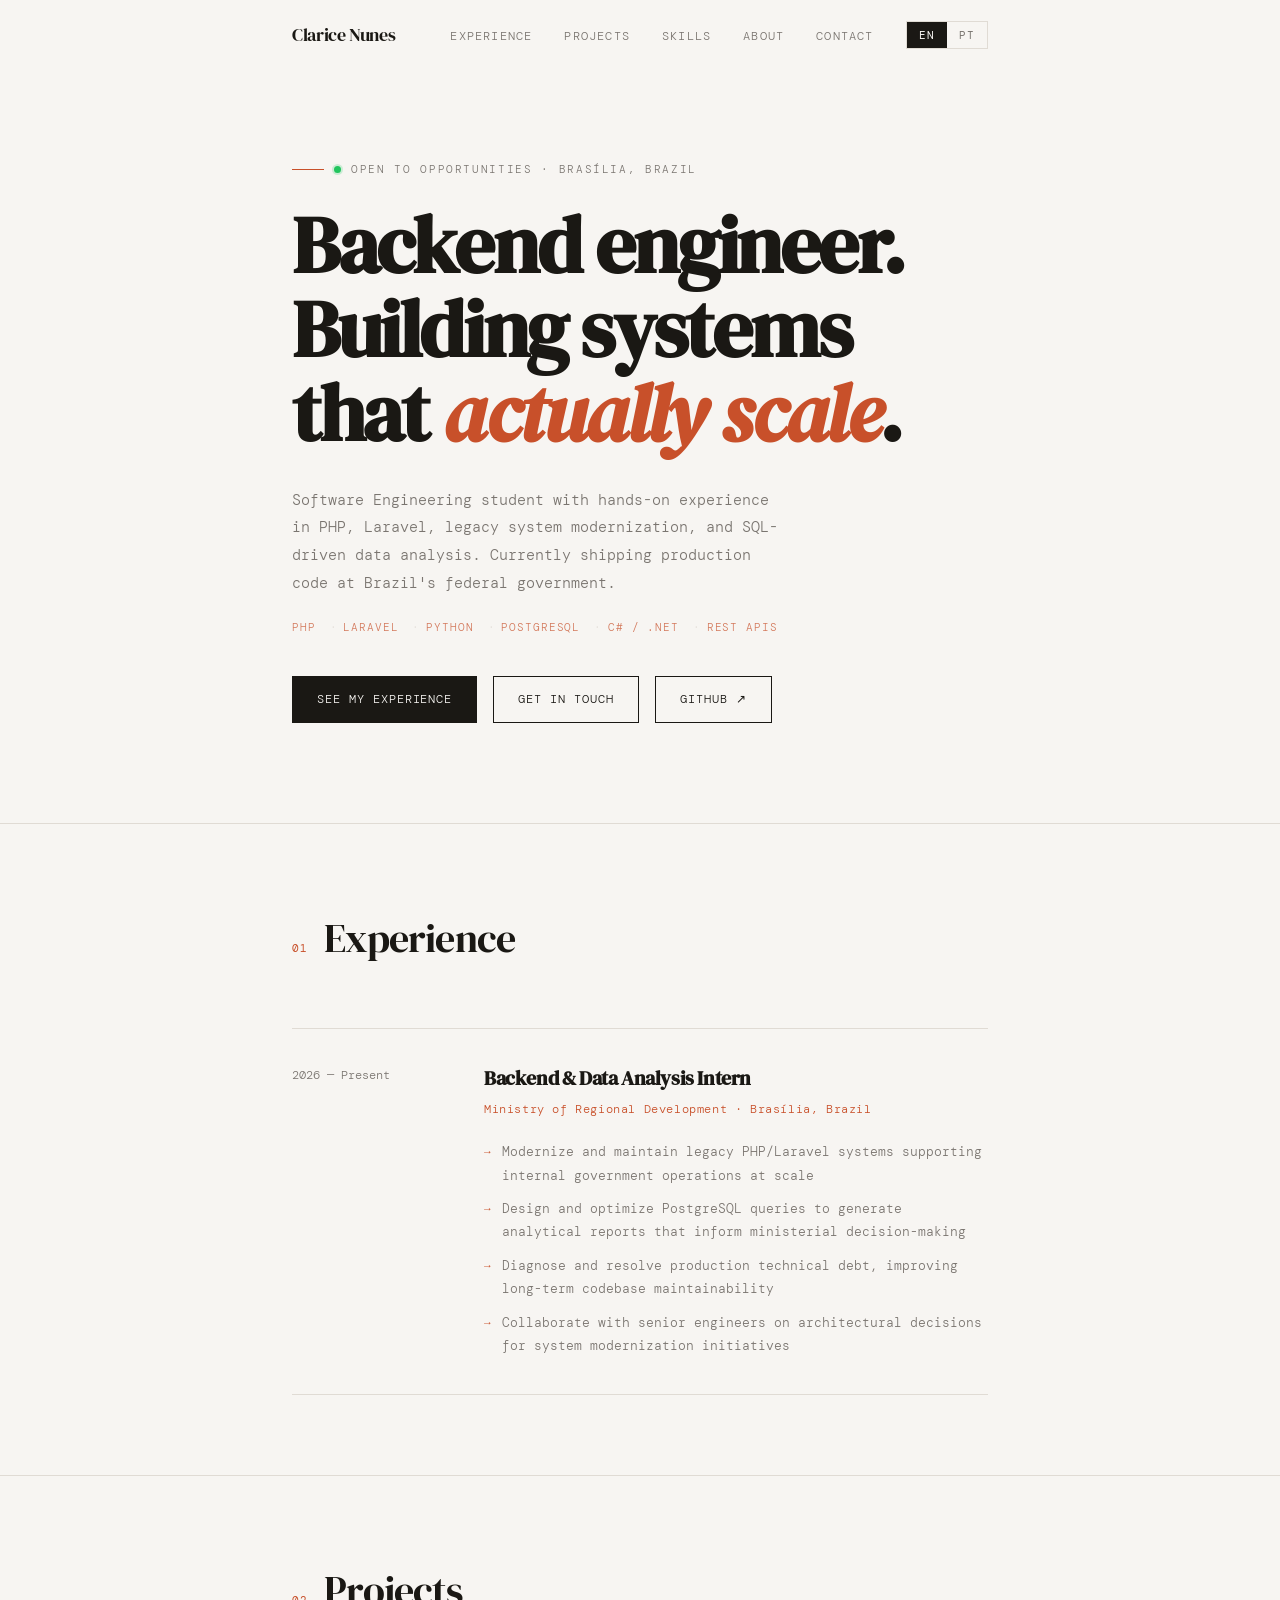
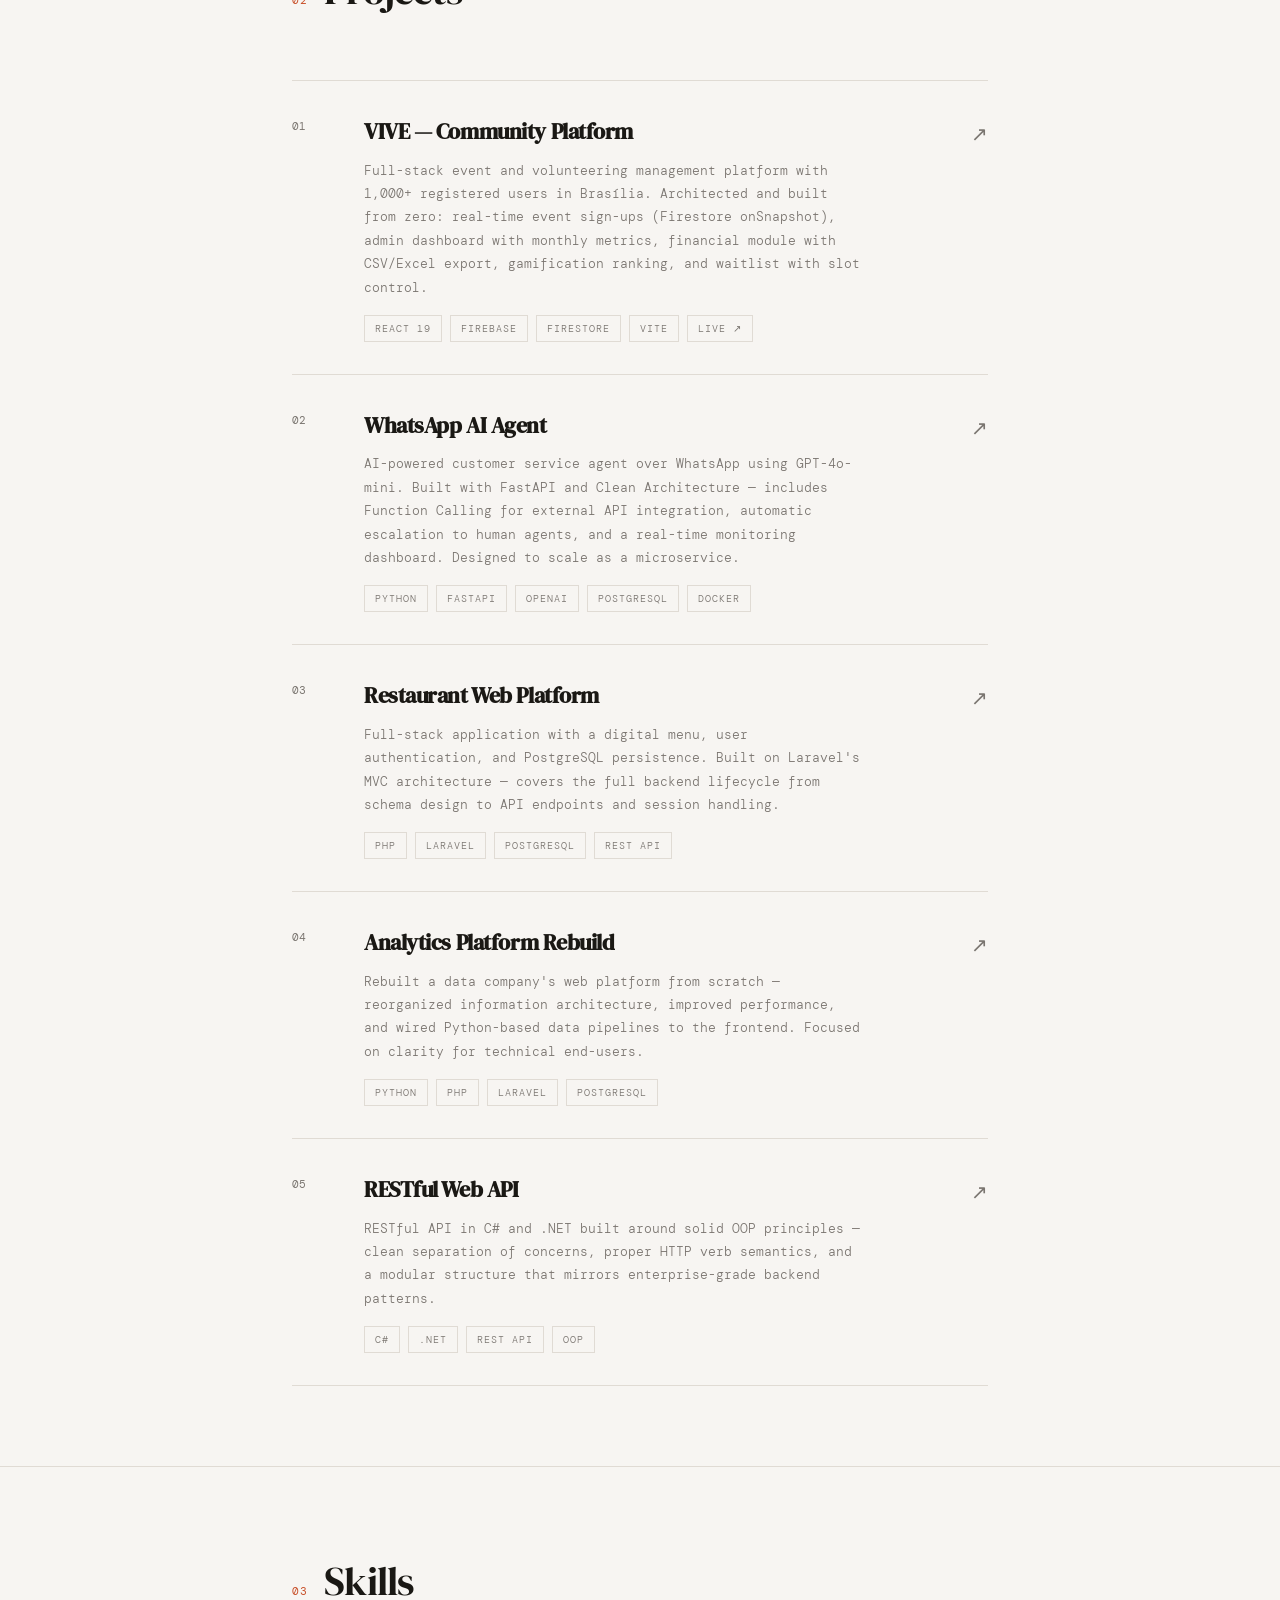
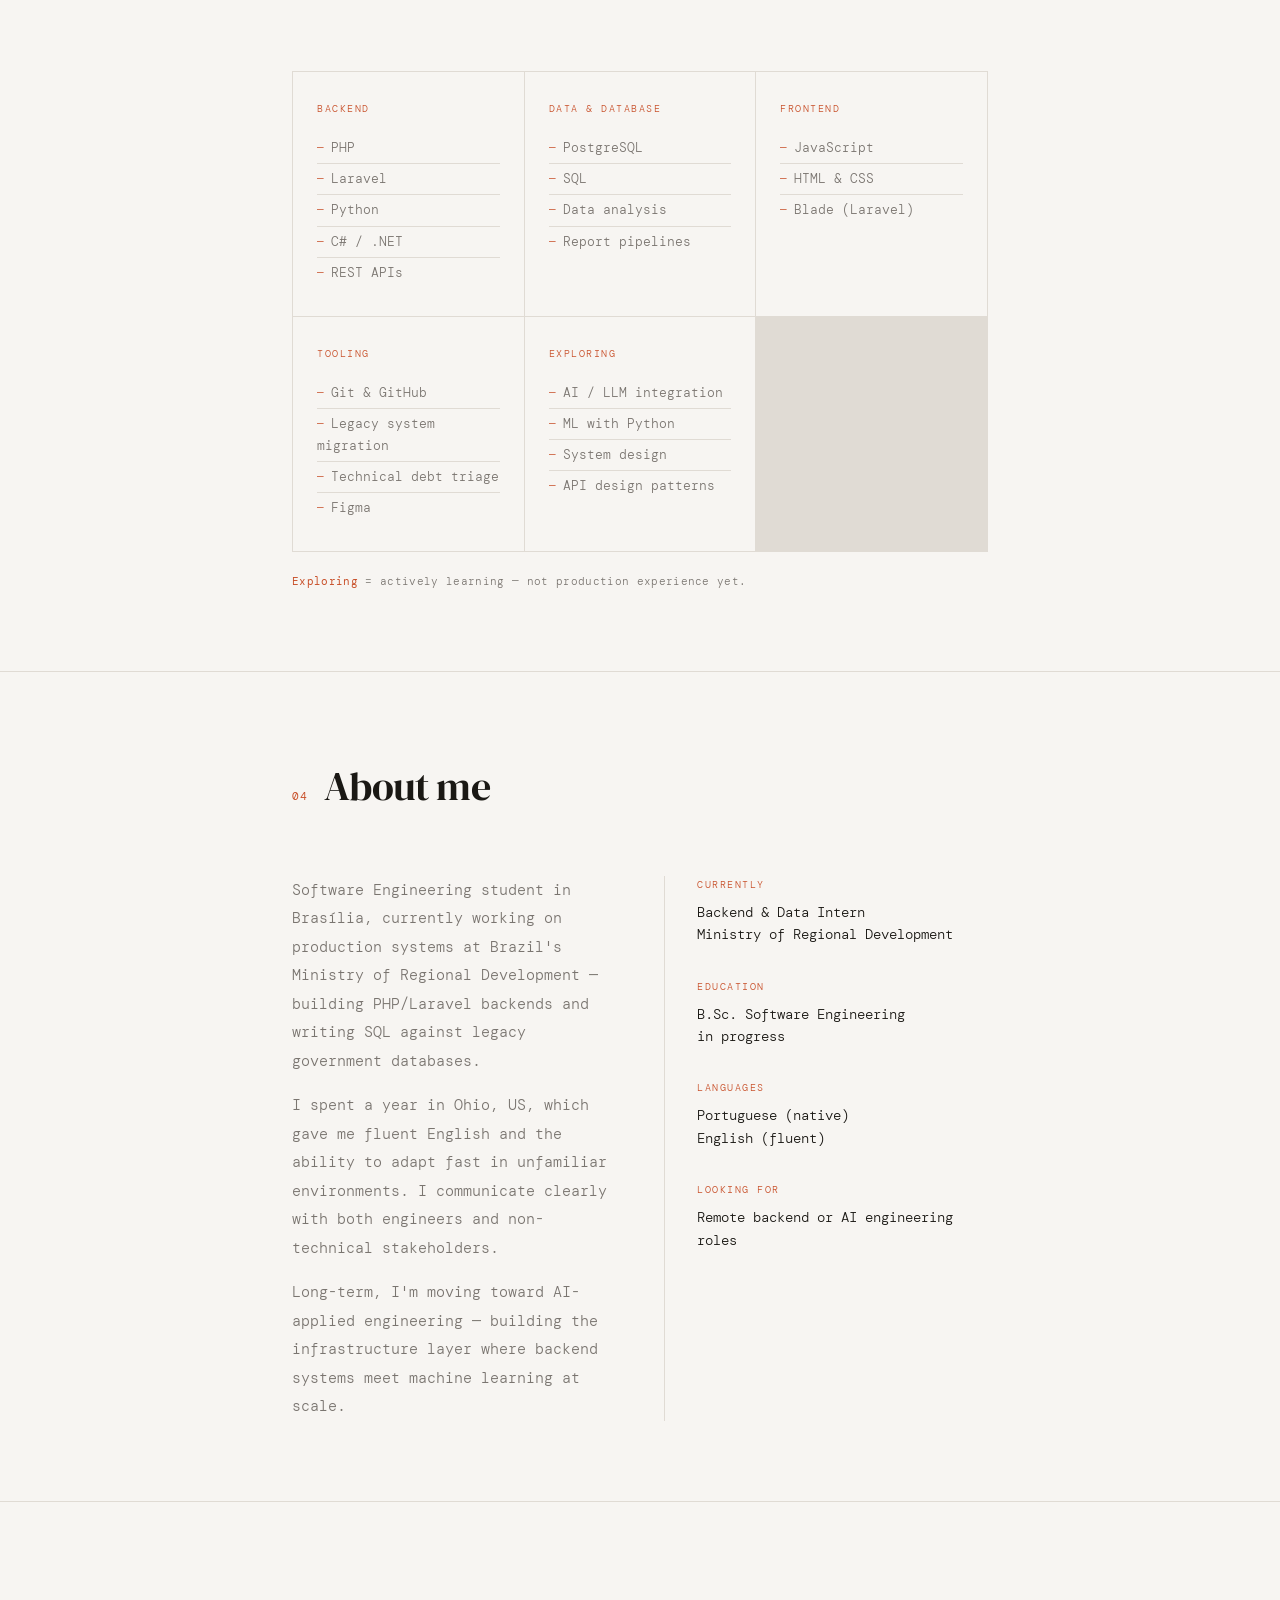
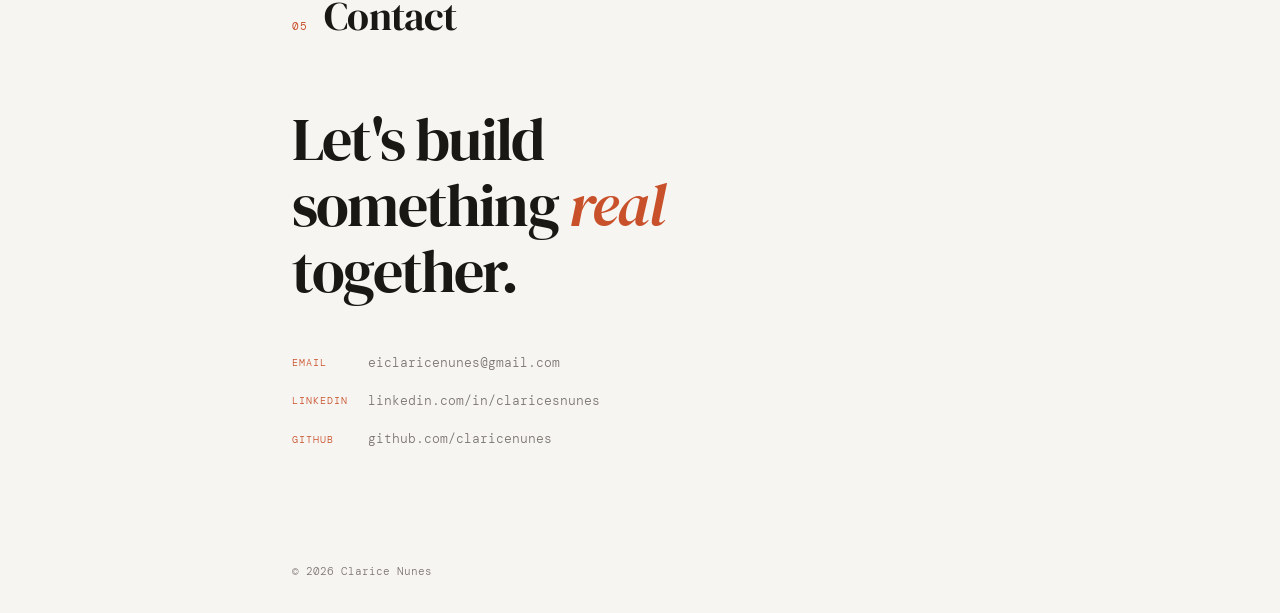
<file: claricenunes.github.io/index.html>
<!DOCTYPE html>
<html lang="en">
<head>
  <meta charset="UTF-8" />
  <meta name="viewport" content="width=device-width, initial-scale=1.0" />
  <title>Clarice Nunes — Backend Engineer</title>

  <!-- SEO -->
  <meta name="description" content="Clarice Nunes — Software Engineering student specializing in backend development and data analysis. PHP, Laravel, Python, PostgreSQL. Open to remote opportunities worldwide." />
  <meta name="author" content="Clarice Nunes" />

  <!-- Open Graph (LinkedIn, WhatsApp, Slack preview) -->
  <meta property="og:title" content="Clarice Nunes — Backend Engineer" />
  <meta property="og:description" content="Backend-focused Software Engineering student. PHP, Laravel, Python, PostgreSQL. Real-world experience at Brazil's Ministry of Regional Development. Open to remote internships." />
  <meta property="og:type" content="website" />
  <meta property="og:url" content="https://claricenunes.github.io" />

  <!-- Twitter/X card -->
  <meta name="twitter:card" content="summary" />
  <meta name="twitter:title" content="Clarice Nunes — Backend Engineer" />
  <meta name="twitter:description" content="Backend engineer. PHP, Laravel, Python, PostgreSQL. Open to remote opportunities." />

  <!-- Favicon -->
  <link rel="icon" href="data:image/svg+xml,<svg xmlns='http://www.w3.org/2000/svg' viewBox='0 0 32 32'><text x='50%25' y='54%25' dominant-baseline='middle' text-anchor='middle' font-family='Georgia,serif' font-size='13' font-style='italic' fill='%23c8502a'>CN</text></svg>" />

  <link rel="preconnect" href="https://fonts.googleapis.com" />
  <link rel="preconnect" href="https://fonts.gstatic.com" crossorigin />
  <link href="https://fonts.googleapis.com/css2?family=DM+Serif+Display:ital@0;1&family=DM+Mono:wght@300;400;500&display=swap" rel="stylesheet" />

  <style>
    *, *::before, *::after { box-sizing: border-box; margin: 0; padding: 0; }

    :root {
      --bg:     #f7f5f2;
      --ink:    #1a1814;
      --muted:  #7a7570;
      --accent: #c8502a;
      --border: #e0dbd4;
      --mono:   'DM Mono', monospace;
      --serif:  'DM Serif Display', serif;
    }

    html { scroll-behavior: smooth; }

    body {
      background: var(--bg);
      color: var(--ink);
      font-family: var(--mono);
      font-weight: 300;
      font-size: 15px;
      line-height: 1.7;
      -webkit-font-smoothing: antialiased;
    }

    .container { max-width: 760px; margin: 0 auto; padding: 0 32px; }

    /* ── Nav ── */
    nav {
      position: fixed; top: 0; left: 0; right: 0; z-index: 100;
      padding: 20px 0; background: var(--bg);
      border-bottom: 1px solid transparent; transition: border-color 0.3s;
    }
    nav.scrolled { border-color: var(--border); }
    nav .container { display: flex; justify-content: space-between; align-items: center; }
    .nav-logo { font-family: var(--serif); font-size: 18px; color: var(--ink); text-decoration: none; letter-spacing: -0.02em; }
    .nav-right { display: flex; align-items: center; gap: 32px; }
    .nav-links { display: flex; gap: 32px; list-style: none; }
    .nav-links a {
      font-size: 12px; letter-spacing: 0.1em; text-transform: uppercase;
      color: var(--muted); text-decoration: none; transition: color 0.2s;
    }
    .nav-links a:hover { color: var(--ink); }

    /* Language toggle */
    .lang-toggle { display: flex; border: 1px solid var(--border); overflow: hidden; }
    .lang-btn {
      font-family: var(--mono); font-size: 11px; letter-spacing: 0.1em;
      padding: 6px 12px; border: none; background: transparent;
      color: var(--muted); cursor: pointer; transition: background 0.2s, color 0.2s;
    }
    .lang-btn.active { background: var(--ink); color: var(--bg); }
    .lang-btn:not(.active):hover { background: var(--border); }

    /* ── Hero ── */
    #hero { padding: 160px 0 100px; border-bottom: 1px solid var(--border); }

    .hero-label {
      font-size: 11px; letter-spacing: 0.15em; text-transform: uppercase;
      color: var(--muted); margin-bottom: 24px; display: flex; align-items: center; gap: 10px;
    }
    .hero-label::before { content: ''; display: block; width: 32px; height: 1px; background: var(--accent); }

    .status-dot {
      display: inline-block; width: 7px; height: 7px; border-radius: 50%;
      background: #22c55e; flex-shrink: 0;
      box-shadow: 0 0 0 2px rgba(34, 197, 94, 0.2);
      animation: pulse 2.4s ease-in-out infinite;
    }
    @keyframes pulse {
      0%, 100% { box-shadow: 0 0 0 2px rgba(34, 197, 94, 0.2); }
      50%       { box-shadow: 0 0 0 6px rgba(34, 197, 94, 0.04); }
    }

    h1 {
      font-family: var(--serif);
      font-size: clamp(48px, 8vw, 80px);
      line-height: 1.05;
      letter-spacing: -0.03em;
      margin-bottom: 32px;
    }
    h1 em { font-style: italic; color: var(--accent); }

    .hero-desc {
      font-size: 15px; color: var(--muted); max-width: 500px;
      margin-bottom: 20px; line-height: 1.85;
    }

    .hero-stack { display: flex; gap: 0; flex-wrap: wrap; margin-bottom: 40px; }
    .hero-stack-item {
      font-size: 11px; letter-spacing: 0.08em; text-transform: uppercase;
      color: var(--accent); opacity: 0.75;
    }
    .hero-stack-item:not(:last-child)::after { content: ' · '; color: var(--border); opacity: 1; margin: 0 6px; }

    .hero-cta { display: flex; gap: 16px; flex-wrap: wrap; }

    .btn {
      display: inline-flex; align-items: center; gap: 8px; padding: 12px 24px;
      font-family: var(--mono); font-size: 12px; letter-spacing: 0.08em; text-transform: uppercase;
      text-decoration: none; border: 1px solid var(--ink); color: var(--ink);
      background: transparent; cursor: pointer; transition: background 0.2s, color 0.2s;
    }
    .btn:hover { background: var(--ink); color: var(--bg); }
    .btn-accent { background: var(--ink); color: var(--bg); }
    .btn-accent:hover { background: var(--accent); border-color: var(--accent); }

    /* ── Sections ── */
    section { padding: 80px 0; border-bottom: 1px solid var(--border); }
    .section-header { display: flex; align-items: baseline; gap: 16px; margin-bottom: 56px; }
    .section-num { font-size: 11px; letter-spacing: 0.1em; color: var(--accent); font-weight: 400; }
    h2 { font-family: var(--serif); font-size: clamp(28px, 4vw, 40px); letter-spacing: -0.02em; font-weight: 400; }

    /* ── Experience ── */
    .exp-item {
      display: grid; grid-template-columns: 160px 1fr; gap: 32px;
      padding: 32px 0; border-bottom: 1px solid var(--border);
    }
    .exp-item:first-child { border-top: 1px solid var(--border); }
    .exp-date { font-size: 12px; color: var(--muted); padding-top: 4px; }
    .exp-role { font-family: var(--serif); font-size: 20px; letter-spacing: -0.02em; margin-bottom: 4px; }
    .exp-company { font-size: 12px; color: var(--accent); letter-spacing: 0.05em; margin-bottom: 16px; }
    .exp-bullets { list-style: none; }
    .exp-bullets li {
      font-size: 13px; color: var(--muted); padding: 5px 0 5px 18px;
      position: relative; line-height: 1.8;
    }
    .exp-bullets li::before { content: '→'; position: absolute; left: 0; color: var(--accent); font-size: 11px; top: 7px; }

    /* ── Projects ── */
    .projects-list { display: flex; flex-direction: column; }
    .project-item {
      display: grid; grid-template-columns: 48px 1fr auto; gap: 24px;
      align-items: start; padding: 32px 0; border-bottom: 1px solid var(--border);
      text-decoration: none; color: inherit;
    }
    .project-item:first-child { border-top: 1px solid var(--border); }
    .project-item:hover .project-arrow { transform: translate(4px, -4px); }
    .project-num { font-size: 11px; color: var(--muted); padding-top: 4px; font-weight: 400; }
    .project-title { font-family: var(--serif); font-size: 22px; letter-spacing: -0.02em; margin-bottom: 8px; color: var(--ink); }
    .project-desc { font-size: 13px; color: var(--muted); margin-bottom: 16px; line-height: 1.8; max-width: 500px; }
    .project-tags { display: flex; gap: 8px; flex-wrap: wrap; }
    .tag { font-size: 10px; letter-spacing: 0.1em; text-transform: uppercase; padding: 4px 10px; border: 1px solid var(--border); color: var(--muted); }
    .project-arrow { font-size: 20px; color: var(--muted); transition: transform 0.2s; padding-top: 4px; }

    /* ── Skills ── */
    .skills-grid {
      display: grid; grid-template-columns: repeat(auto-fill, minmax(200px, 1fr));
      gap: 1px; background: var(--border); border: 1px solid var(--border);
    }
    .skill-group { background: var(--bg); padding: 28px 24px; }
    .skill-group-label { font-size: 10px; letter-spacing: 0.15em; text-transform: uppercase; color: var(--accent); margin-bottom: 16px; }
    .skill-list { list-style: none; }
    .skill-list li { font-size: 13px; color: var(--muted); padding: 4px 0; border-bottom: 1px solid var(--border); }
    .skill-list li:last-child { border-bottom: none; }
    .skill-list li::before { content: '— '; color: var(--accent); font-size: 11px; }
    .skills-note { margin-top: 20px; font-size: 11px; color: var(--muted); letter-spacing: 0.03em; }
    .skills-note em { color: var(--accent); font-style: normal; font-weight: 400; }

    /* ── About ── */
    .about-grid { display: grid; grid-template-columns: 1fr 1fr; gap: 48px; }
    .about-text p { color: var(--muted); margin-bottom: 16px; line-height: 1.9; }
    .about-text p:last-child { margin-bottom: 0; }
    .about-aside { padding-left: 32px; border-left: 1px solid var(--border); }
    .aside-item { margin-bottom: 32px; }
    .aside-label { font-size: 10px; letter-spacing: 0.15em; text-transform: uppercase; color: var(--accent); margin-bottom: 8px; }
    .aside-value { font-size: 14px; color: var(--ink); line-height: 1.6; }

    /* ── Contact ── */
    #contact { border-bottom: none; }
    .contact-inner { display: flex; justify-content: space-between; align-items: flex-end; gap: 48px; flex-wrap: wrap; }
    .contact-heading {
      font-family: var(--serif); font-size: clamp(36px, 6vw, 60px);
      letter-spacing: -0.03em; line-height: 1.1; max-width: 400px;
    }
    .contact-heading em { font-style: italic; color: var(--accent); }
    .contact-links { display: flex; flex-direction: column; gap: 16px; }
    .contact-link { display: flex; align-items: center; gap: 12px; text-decoration: none; color: var(--muted); font-size: 13px; transition: color 0.2s; }
    .contact-link:hover { color: var(--ink); }
    .contact-link-label { font-size: 10px; letter-spacing: 0.1em; text-transform: uppercase; color: var(--accent); width: 64px; }

    /* ── Footer ── */
    footer { padding: 32px 0; display: flex; justify-content: space-between; align-items: center; font-size: 11px; color: var(--muted); }

    /* ── Animations ── */
    .reveal { opacity: 0; transform: translateY(18px); transition: opacity 0.5s ease, transform 0.5s ease; }
    .reveal.visible { opacity: 1; transform: none; }

    /* ── Responsive ── */
    @media (max-width: 600px) {
      .about-grid { grid-template-columns: 1fr; }
      .about-aside { padding-left: 0; border-left: none; border-top: 1px solid var(--border); padding-top: 32px; }
      .exp-item { grid-template-columns: 1fr; gap: 8px; }
      .project-item { grid-template-columns: 32px 1fr auto; gap: 16px; }
      .nav-links { display: none; }
      .contact-inner { flex-direction: column; align-items: flex-start; }
    }
  </style>
</head>
<body>

  <nav id="nav">
    <div class="container">
      <a href="#hero" class="nav-logo">Clarice Nunes</a>
      <div class="nav-right">
        <ul class="nav-links">
          <li><a href="#experience" data-en="Experience" data-pt="Experiência">Experience</a></li>
          <li><a href="#projects"   data-en="Projects"   data-pt="Projetos">Projects</a></li>
          <li><a href="#skills">Skills</a></li>
          <li><a href="#about"      data-en="About"      data-pt="Sobre">About</a></li>
          <li><a href="#contact"    data-en="Contact"    data-pt="Contato">Contact</a></li>
        </ul>
        <div class="lang-toggle">
          <button class="lang-btn active" onclick="setLang('en')">EN</button>
          <button class="lang-btn"        onclick="setLang('pt')">PT</button>
        </div>
      </div>
    </div>
  </nav>

  <!-- ── HERO ── -->
  <section id="hero">
    <div class="container">
      <p class="hero-label reveal">
        <span class="status-dot"></span>
        <span data-en="Open to opportunities · Brasília, Brazil"
              data-pt="Aberta a oportunidades · Brasília, Brasil">
          Open to opportunities · Brasília, Brazil
        </span>
      </p>
      <h1 class="reveal"
          data-en="Backend engineer.<br>Building systems<br>that <em>actually scale</em>."
          data-pt="Engenheira backend.<br>Construindo sistemas<br>que <em>realmente escalam</em>.">
        Backend engineer.<br>Building systems<br>that <em>actually scale</em>.
      </h1>
      <p class="hero-desc reveal"
         data-en="Software Engineering student with hands-on experience in PHP, Laravel, legacy system modernization, and SQL-driven data analysis. Currently shipping production code at Brazil's federal government."
         data-pt="Estudante de Engenharia de Software com experiência prática em PHP, Laravel, modernização de sistemas legados e análise de dados com SQL. Atualmente entregando código em produção no governo federal.">
        Software Engineering student with hands-on experience in PHP, Laravel, legacy system modernization, and SQL-driven data analysis. Currently shipping production code at Brazil's federal government.
      </p>
      <div class="hero-stack reveal">
        <span class="hero-stack-item">PHP</span>
        <span class="hero-stack-item">Laravel</span>
        <span class="hero-stack-item">Python</span>
        <span class="hero-stack-item">PostgreSQL</span>
        <span class="hero-stack-item">C# / .NET</span>
        <span class="hero-stack-item">REST APIs</span>
      </div>
      <div class="hero-cta reveal">
        <a href="#experience" class="btn btn-accent"
           data-en="See my experience" data-pt="Ver experiência">See my experience</a>
        <a href="#contact" class="btn"
           data-en="Get in touch" data-pt="Entre em contato">Get in touch</a>
        <a href="https://github.com/claricenunes" target="_blank" class="btn">GitHub ↗</a>
      </div>
    </div>
  </section>

  <!-- ── EXPERIENCE ── -->
  <section id="experience">
    <div class="container">
      <div class="section-header reveal">
        <span class="section-num">01</span>
        <h2 data-en="Experience" data-pt="Experiência">Experience</h2>
      </div>
      <div>
        <div class="exp-item reveal">
          <div class="exp-date" data-en="2026 — Present" data-pt="2026 — Atual">2026 — Present</div>
          <div>
            <h3 class="exp-role"
                data-en="Backend & Data Analysis Intern"
                data-pt="Estagiária em Backend e Análise de Dados">
              Backend & Data Analysis Intern
            </h3>
            <p class="exp-company"
               data-en="Ministry of Regional Development · Brasília, Brazil"
               data-pt="Ministério do Desenvolvimento Regional · Brasília, Brasil">
              Ministry of Regional Development · Brasília, Brazil
            </p>
            <ul class="exp-bullets">
              <li data-en="Modernize and maintain legacy PHP/Laravel systems supporting internal government operations at scale"
                  data-pt="Modernizo e mantenho sistemas legados em PHP/Laravel que suportam operações internas do governo em escala">
                Modernize and maintain legacy PHP/Laravel systems supporting internal government operations at scale
              </li>
              <li data-en="Design and optimize PostgreSQL queries to generate analytical reports that inform ministerial decision-making"
                  data-pt="Desenvolvo e otimizo queries PostgreSQL para geração de relatórios analíticos que embasam decisões ministeriais">
                Design and optimize PostgreSQL queries to generate analytical reports that inform ministerial decision-making
              </li>
              <li data-en="Diagnose and resolve production technical debt, improving long-term codebase maintainability"
                  data-pt="Diagnostico e resolvo débitos técnicos em produção, melhorando a manutenibilidade do código a longo prazo">
                Diagnose and resolve production technical debt, improving long-term codebase maintainability
              </li>
              <li data-en="Collaborate with senior engineers on architectural decisions for system modernization initiatives"
                  data-pt="Colaboro com engenheiros sênior em decisões de arquitetura para iniciativas de modernização de sistemas">
                Collaborate with senior engineers on architectural decisions for system modernization initiatives
              </li>
            </ul>
          </div>
        </div>
      </div>
    </div>
  </section>

  <!-- ── PROJECTS ── -->
  <section id="projects">
    <div class="container">
      <div class="section-header reveal">
        <span class="section-num">02</span>
        <h2 data-en="Projects" data-pt="Projetos">Projects</h2>
      </div>
      <div class="projects-list">

        <a href="https://vivecomunidade.com.br" target="_blank" class="project-item reveal">
          <span class="project-num">01</span>
          <div class="project-body">
            <h3 class="project-title"
                data-en="VIVE — Community Platform"
                data-pt="VIVE — Plataforma Comunidade">
              VIVE — Community Platform
            </h3>
            <p class="project-desc"
               data-en="Full-stack event and volunteering management platform with 1,000+ registered users in Brasília. Architected and built from zero: real-time event sign-ups (Firestore onSnapshot), admin dashboard with monthly metrics, financial module with CSV/Excel export, gamification ranking, and waitlist with slot control."
               data-pt="Plataforma full-stack de gestão de eventos e voluntariado com mais de 1.000 usuários cadastrados no DF. Arquitetei e desenvolvi do zero: inscrições em tempo real (Firestore onSnapshot), painel admin com métricas mensais, módulo financeiro com exportação CSV/Excel, ranking gamificado e lista de espera com controle de vagas.">
              Full-stack event and volunteering management platform with 1,000+ registered users in Brasília. Architected and built from zero: real-time event sign-ups (Firestore onSnapshot), admin dashboard with monthly metrics, financial module with CSV/Excel export, gamification ranking, and waitlist with slot control.
            </p>
            <div class="project-tags">
              <span class="tag">React 19</span><span class="tag">Firebase</span>
              <span class="tag">Firestore</span><span class="tag">Vite</span>
              <span class="tag">Live ↗</span>
            </div>
          </div>
          <span class="project-arrow">↗</span>
        </a>

        <a href="https://github.com/claricenunes/atendimentoIA" target="_blank" class="project-item reveal">
          <span class="project-num">02</span>
          <div class="project-body">
            <h3 class="project-title"
                data-en="WhatsApp AI Agent"
                data-pt="Agente de IA para WhatsApp">
              WhatsApp AI Agent
            </h3>
            <p class="project-desc"
               data-en="AI-powered customer service agent over WhatsApp using GPT-4o-mini. Built with FastAPI and Clean Architecture — includes Function Calling for external API integration, automatic escalation to human agents, and a real-time monitoring dashboard. Designed to scale as a microservice."
               data-pt="Agente de atendimento via WhatsApp com GPT-4o-mini. Desenvolvido com FastAPI e Clean Architecture — inclui Function Calling para integração com APIs externas, escalonamento automático para atendimento humano e dashboard de monitoramento em tempo real. Projetado para escalar como microsserviço.">
              AI-powered customer service agent over WhatsApp using GPT-4o-mini. Built with FastAPI and Clean Architecture — includes Function Calling for external API integration, automatic escalation to human agents, and a real-time monitoring dashboard. Designed to scale as a microservice.
            </p>
            <div class="project-tags">
              <span class="tag">Python</span><span class="tag">FastAPI</span>
              <span class="tag">OpenAI</span><span class="tag">PostgreSQL</span>
              <span class="tag">Docker</span>
            </div>
          </div>
          <span class="project-arrow">↗</span>
        </a>

        <a href="https://github.com/claricenunes/poke_site" target="_blank" class="project-item reveal">
          <span class="project-num">03</span>
          <div class="project-body">
            <h3 class="project-title"
                data-en="Restaurant Web Platform"
                data-pt="Plataforma Web para Restaurante">
              Restaurant Web Platform
            </h3>
            <p class="project-desc"
               data-en="Full-stack application with a digital menu, user authentication, and PostgreSQL persistence. Built on Laravel's MVC architecture — covers the full backend lifecycle from schema design to API endpoints and session handling."
               data-pt="Aplicação full-stack com cardápio digital, autenticação de usuários e persistência em PostgreSQL. Construída na arquitetura MVC do Laravel — cobre o ciclo completo de backend, do design do schema aos endpoints de API e gerenciamento de sessão.">
              Full-stack application with a digital menu, user authentication, and PostgreSQL persistence. Built on Laravel's MVC architecture — covers the full backend lifecycle from schema design to API endpoints and session handling.
            </p>
            <div class="project-tags">
              <span class="tag">PHP</span><span class="tag">Laravel</span>
              <span class="tag">PostgreSQL</span><span class="tag">REST API</span>
            </div>
          </div>
          <span class="project-arrow">↗</span>
        </a>

        <a href="https://github.com/claricenunes/jubart_data" target="_blank" class="project-item reveal">
          <span class="project-num">04</span>
          <div class="project-body">
            <h3 class="project-title"
                data-en="Analytics Platform Rebuild"
                data-pt="Reconstrução de Plataforma Analytics">
              Analytics Platform Rebuild
            </h3>
            <p class="project-desc"
               data-en="Rebuilt a data company's web platform from scratch — reorganized information architecture, improved performance, and wired Python-based data pipelines to the frontend. Focused on clarity for technical end-users."
               data-pt="Reconstrução completa da plataforma web de uma empresa de dados — reorganização da arquitetura de informação, melhoria de performance e integração de pipelines Python ao frontend. Foco em clareza para usuários técnicos.">
              Rebuilt a data company's web platform from scratch — reorganized information architecture, improved performance, and wired Python-based data pipelines to the frontend. Focused on clarity for technical end-users.
            </p>
            <div class="project-tags">
              <span class="tag">Python</span><span class="tag">PHP</span>
              <span class="tag">Laravel</span><span class="tag">PostgreSQL</span>
            </div>
          </div>
          <span class="project-arrow">↗</span>
        </a>

        <a href="https://github.com/claricenunes/WebApi" target="_blank" class="project-item reveal">
          <span class="project-num">05</span>
          <div class="project-body">
            <h3 class="project-title"
                data-en="RESTful Web API"
                data-pt="API Web RESTful">
              RESTful Web API
            </h3>
            <p class="project-desc"
               data-en="RESTful API in C# and .NET built around solid OOP principles — clean separation of concerns, proper HTTP verb semantics, and a modular structure that mirrors enterprise-grade backend patterns."
               data-pt="API RESTful em C# e .NET construída sobre princípios sólidos de POO — separação clara de responsabilidades, semântica correta de verbos HTTP e estrutura modular que espelha padrões de backend empresarial.">
              RESTful API in C# and .NET built around solid OOP principles — clean separation of concerns, proper HTTP verb semantics, and a modular structure that mirrors enterprise-grade backend patterns.
            </p>
            <div class="project-tags">
              <span class="tag">C#</span><span class="tag">.NET</span>
              <span class="tag">REST API</span><span class="tag">OOP</span>
            </div>
          </div>
          <span class="project-arrow">↗</span>
        </a>

      </div>
    </div>
  </section>

  <!-- ── SKILLS ── -->
  <section id="skills">
    <div class="container">
      <div class="section-header reveal">
        <span class="section-num">03</span>
        <h2>Skills</h2>
      </div>
      <div class="skills-grid reveal">
        <div class="skill-group">
          <p class="skill-group-label">Backend</p>
          <ul class="skill-list">
            <li>PHP</li>
            <li>Laravel</li>
            <li>Python</li>
            <li>C# / .NET</li>
            <li>REST APIs</li>
          </ul>
        </div>
        <div class="skill-group">
          <p class="skill-group-label" data-en="Data & Database" data-pt="Dados & Banco">Data & Database</p>
          <ul class="skill-list">
            <li>PostgreSQL</li>
            <li>SQL</li>
            <li>Data analysis</li>
            <li>Report pipelines</li>
          </ul>
        </div>
        <div class="skill-group">
          <p class="skill-group-label">Frontend</p>
          <ul class="skill-list">
            <li>JavaScript</li>
            <li>HTML & CSS</li>
            <li>Blade (Laravel)</li>
          </ul>
        </div>
        <div class="skill-group">
          <p class="skill-group-label" data-en="Tooling" data-pt="Ferramentas">Tooling</p>
          <ul class="skill-list">
            <li>Git & GitHub</li>
            <li>Legacy system migration</li>
            <li>Technical debt triage</li>
            <li>Figma</li>
          </ul>
        </div>
        <div class="skill-group">
          <p class="skill-group-label" data-en="Exploring" data-pt="Explorando">Exploring</p>
          <ul class="skill-list">
            <li>AI / LLM integration</li>
            <li>ML with Python</li>
            <li>System design</li>
            <li>API design patterns</li>
          </ul>
        </div>
      </div>
      <p class="skills-note reveal">
        <span data-en="&ldquo;Exploring&rdquo; = actively learning — not production experience yet."
              data-pt="&ldquo;Explorando&rdquo; = aprendendo ativamente — sem experiência em produção ainda.">
          <em>Exploring</em> = actively learning — not production experience yet.
        </span>
      </p>
    </div>
  </section>

  <!-- ── ABOUT ── -->
  <section id="about">
    <div class="container">
      <div class="section-header reveal">
        <span class="section-num">04</span>
        <h2 data-en="About me" data-pt="Sobre mim">About me</h2>
      </div>
      <div class="about-grid">
        <div class="about-text reveal">
          <p data-en="Software Engineering student in Brasília, currently working on production systems at Brazil's Ministry of Regional Development — building PHP/Laravel backends and writing SQL against legacy government databases."
             data-pt="Estudante de Engenharia de Software em Brasília, atualmente trabalhando em sistemas de produção no Ministério do Desenvolvimento Regional — desenvolvendo backends em PHP/Laravel e escrevendo SQL contra bancos de dados governamentais legados.">
            Software Engineering student in Brasília, currently working on production systems at Brazil's Ministry of Regional Development — building PHP/Laravel backends and writing SQL against legacy government databases.
          </p>
          <p data-en="I spent a year in Ohio, US, which gave me fluent English and the ability to adapt fast in unfamiliar environments. I communicate clearly with both engineers and non-technical stakeholders."
             data-pt="Passei um ano em Ohio, EUA, o que me deu inglês fluente e a capacidade de me adaptar rapidamente em ambientes desconhecidos. Me comunico com clareza tanto com engenheiros quanto com stakeholders não técnicos.">
            I spent a year in Ohio, US, which gave me fluent English and the ability to adapt fast in unfamiliar environments. I communicate clearly with both engineers and non-technical stakeholders.
          </p>
          <p data-en="Long-term, I'm moving toward AI-applied engineering — building the infrastructure layer where backend systems meet machine learning at scale."
             data-pt="A longo prazo, estou caminhando para engenharia aplicada com IA — construindo a camada de infraestrutura onde sistemas de backend encontram machine learning em escala.">
            Long-term, I'm moving toward AI-applied engineering — building the infrastructure layer where backend systems meet machine learning at scale.
          </p>
        </div>
        <div class="about-aside reveal">
          <div class="aside-item">
            <p class="aside-label" data-en="Currently" data-pt="Atualmente">Currently</p>
            <p class="aside-value"
               data-en="Backend & Data Intern<br>Ministry of Regional Development"
               data-pt="Estagiária Backend & Dados<br>Ministério do Desenvolvimento Regional">
              Backend & Data Intern<br>Ministry of Regional Development
            </p>
          </div>
          <div class="aside-item">
            <p class="aside-label" data-en="Education" data-pt="Formação">Education</p>
            <p class="aside-value"
               data-en="B.Sc. Software Engineering<br>in progress"
               data-pt="Engenharia de Software<br>em andamento">
              B.Sc. Software Engineering<br>in progress
            </p>
          </div>
          <div class="aside-item">
            <p class="aside-label" data-en="Languages" data-pt="Idiomas">Languages</p>
            <p class="aside-value"
               data-en="Portuguese (native)<br>English (fluent)"
               data-pt="Português (nativo)<br>Inglês (fluente)">
              Portuguese (native)<br>English (fluent)
            </p>
          </div>
          <div class="aside-item">
            <p class="aside-label" data-en="Looking for" data-pt="Buscando">Looking for</p>
            <p class="aside-value"
               data-en="Remote backend or AI engineering roles"
               data-pt="Vagas remotas em backend ou engenharia de IA">
              Remote backend or AI engineering roles
            </p>
          </div>
        </div>
      </div>
    </div>
  </section>

  <!-- ── CONTACT ── -->
  <section id="contact">
    <div class="container">
      <div class="section-header reveal">
        <span class="section-num">05</span>
        <h2 data-en="Contact" data-pt="Contato">Contact</h2>
      </div>
      <div class="contact-inner">
        <h2 class="contact-heading reveal"
            data-en="Let's build<br>something <em>real</em><br>together."
            data-pt="Vamos construir<br>algo <em>real</em><br>juntos.">
          Let's build<br>something <em>real</em><br>together.
        </h2>
        <div class="contact-links reveal">
          <a href="mailto:eiclaricenunes@gmail.com" class="contact-link">
            <span class="contact-link-label">Email</span>
            eiclaricenunes@gmail.com
          </a>
          <a href="https://linkedin.com/in/claricesnunes" target="_blank" class="contact-link">
            <span class="contact-link-label">LinkedIn</span>
            linkedin.com/in/claricesnunes
          </a>
          <a href="https://github.com/claricenunes" target="_blank" class="contact-link">
            <span class="contact-link-label">GitHub</span>
            github.com/claricenunes
          </a>
        </div>
      </div>
    </div>
  </section>

  <div class="container">
    <footer>
      <span>© 2026 Clarice Nunes</span>
    </footer>
  </div>

  <script>
    const nav = document.getElementById('nav');
    window.addEventListener('scroll', () => {
      nav.classList.toggle('scrolled', window.scrollY > 40);
    });

    const reveals = document.querySelectorAll('.reveal');
    const observer = new IntersectionObserver((entries) => {
      entries.forEach((entry, i) => {
        if (entry.isIntersecting) {
          setTimeout(() => entry.target.classList.add('visible'), i * 60);
          observer.unobserve(entry.target);
        }
      });
    }, { threshold: 0.1 });
    reveals.forEach(el => observer.observe(el));

    function setLang(lang) {
      document.querySelectorAll('.lang-btn').forEach(btn => {
        btn.classList.toggle('active', btn.textContent.toLowerCase() === lang);
      });
      document.querySelectorAll('[data-en][data-pt]').forEach(el => {
        el.innerHTML = lang === 'en' ? el.dataset.en : el.dataset.pt;
      });
      document.documentElement.lang = lang;
    }
  </script>

</body>
</html>
</file>
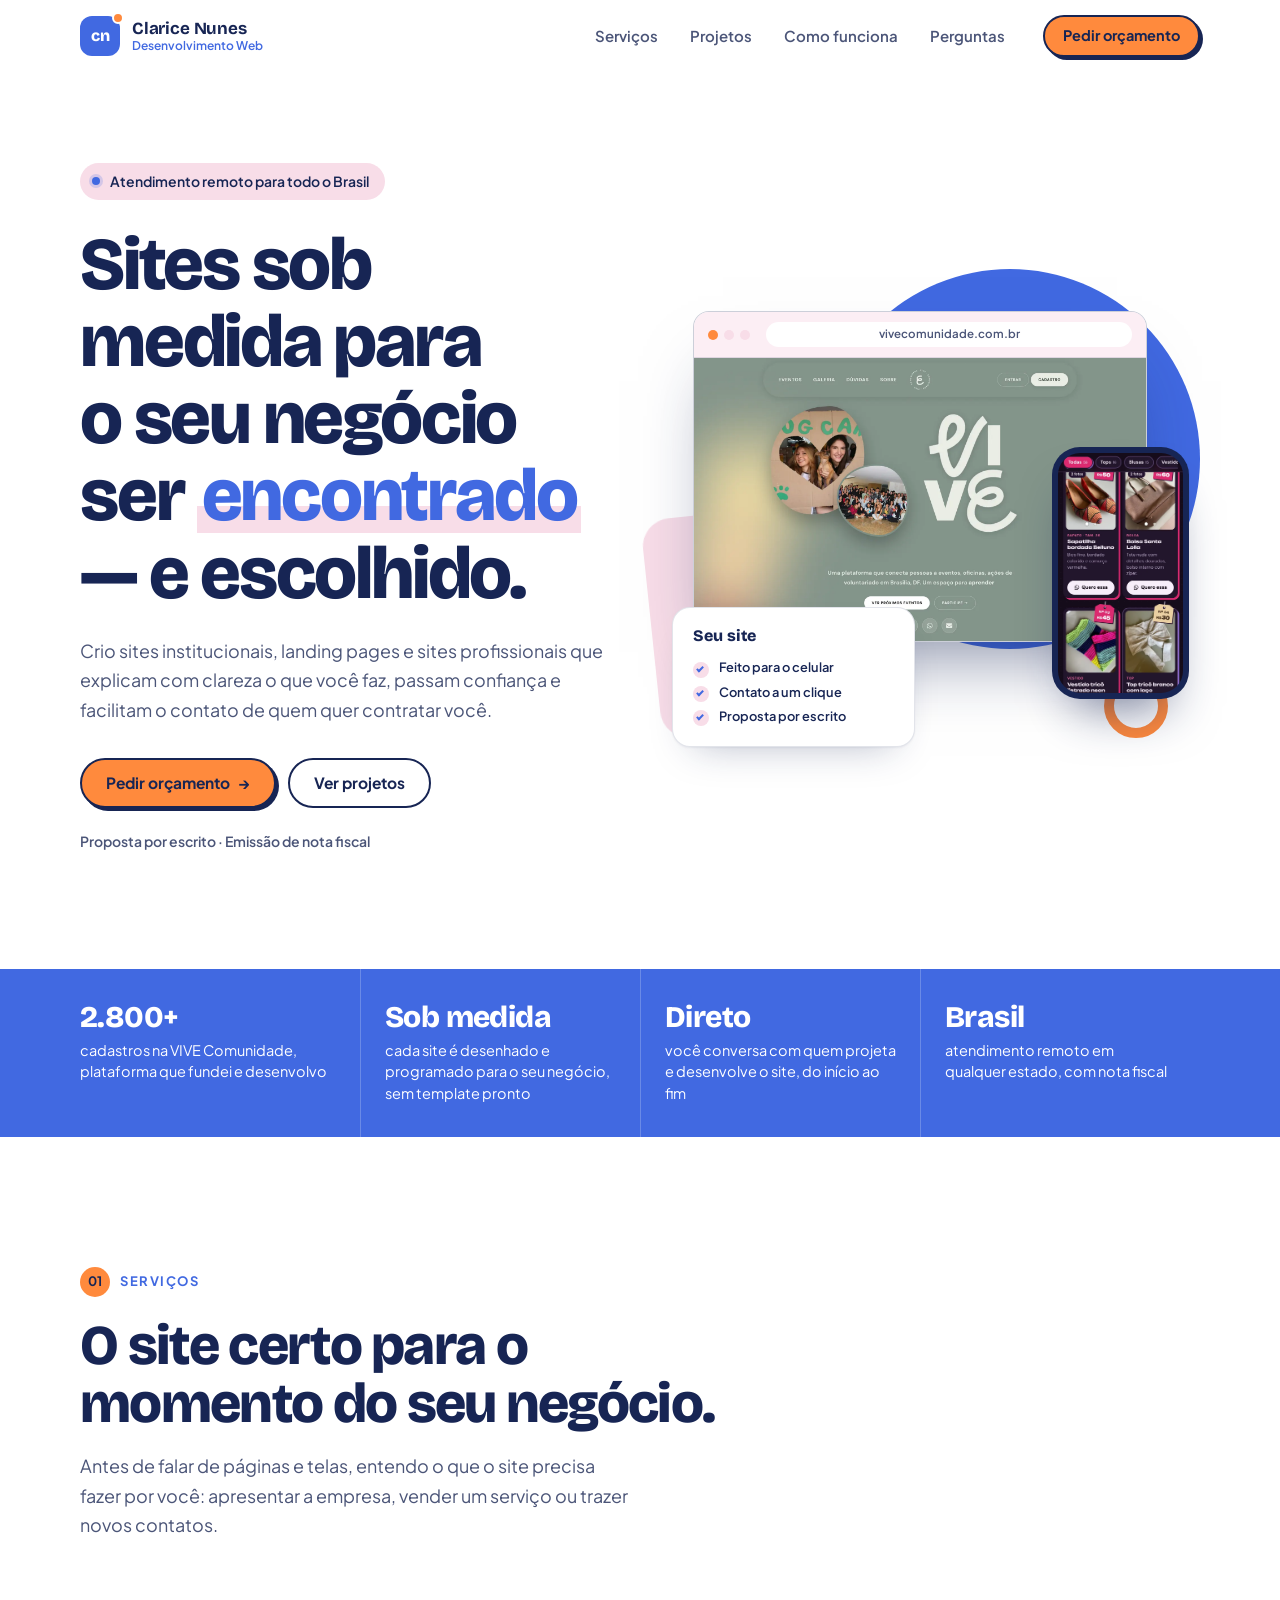
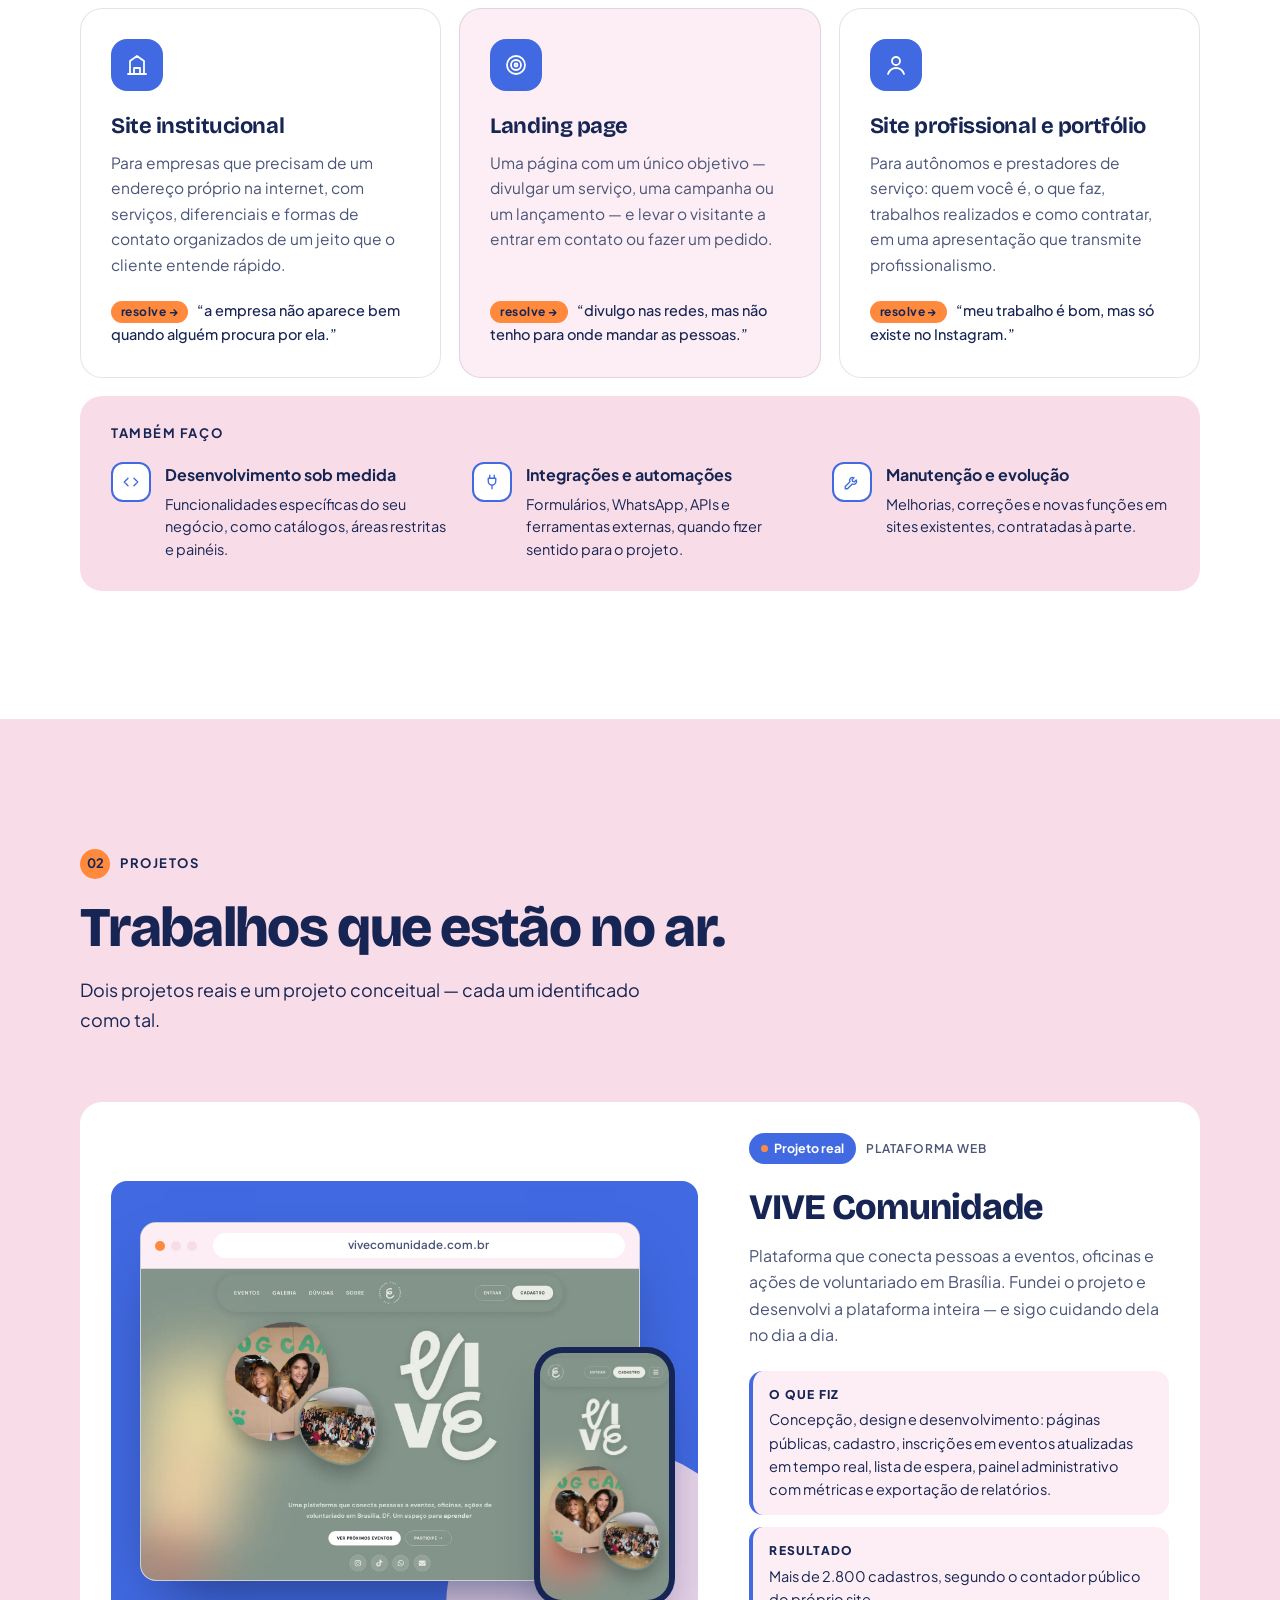
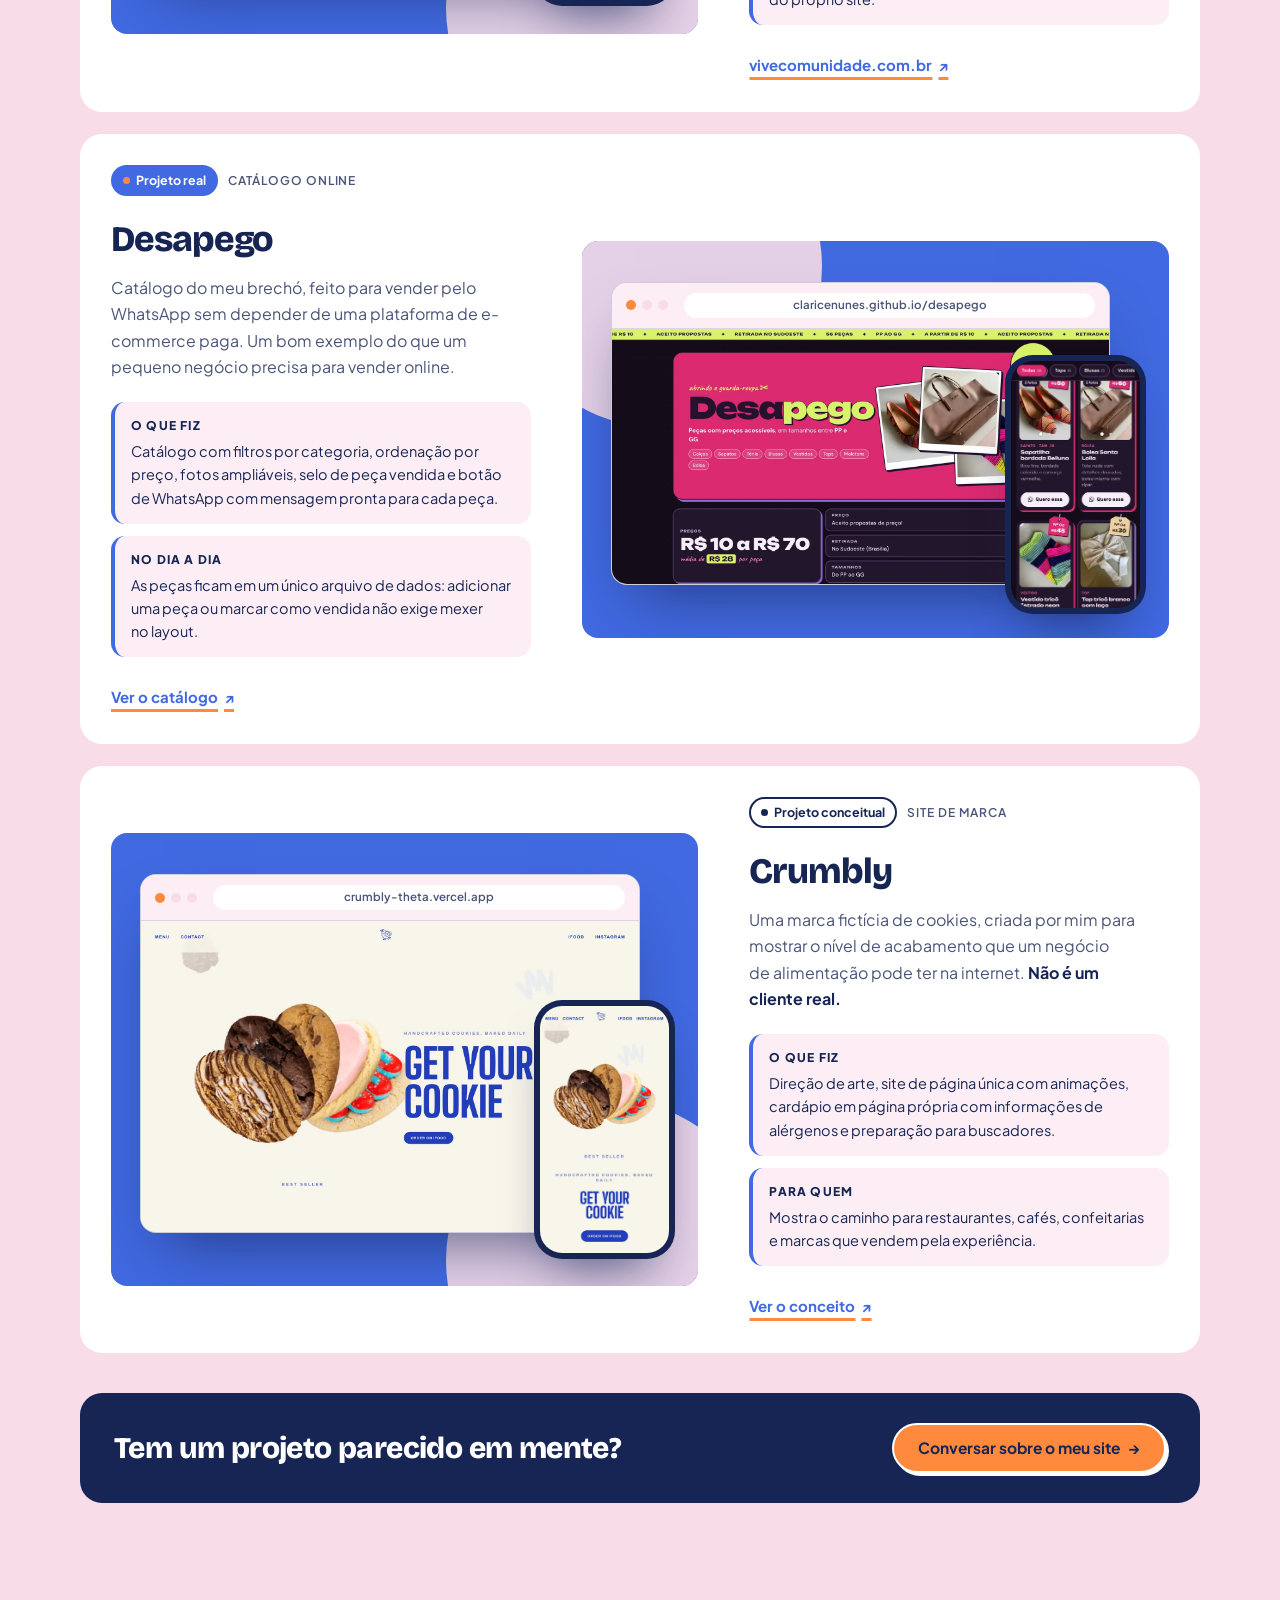
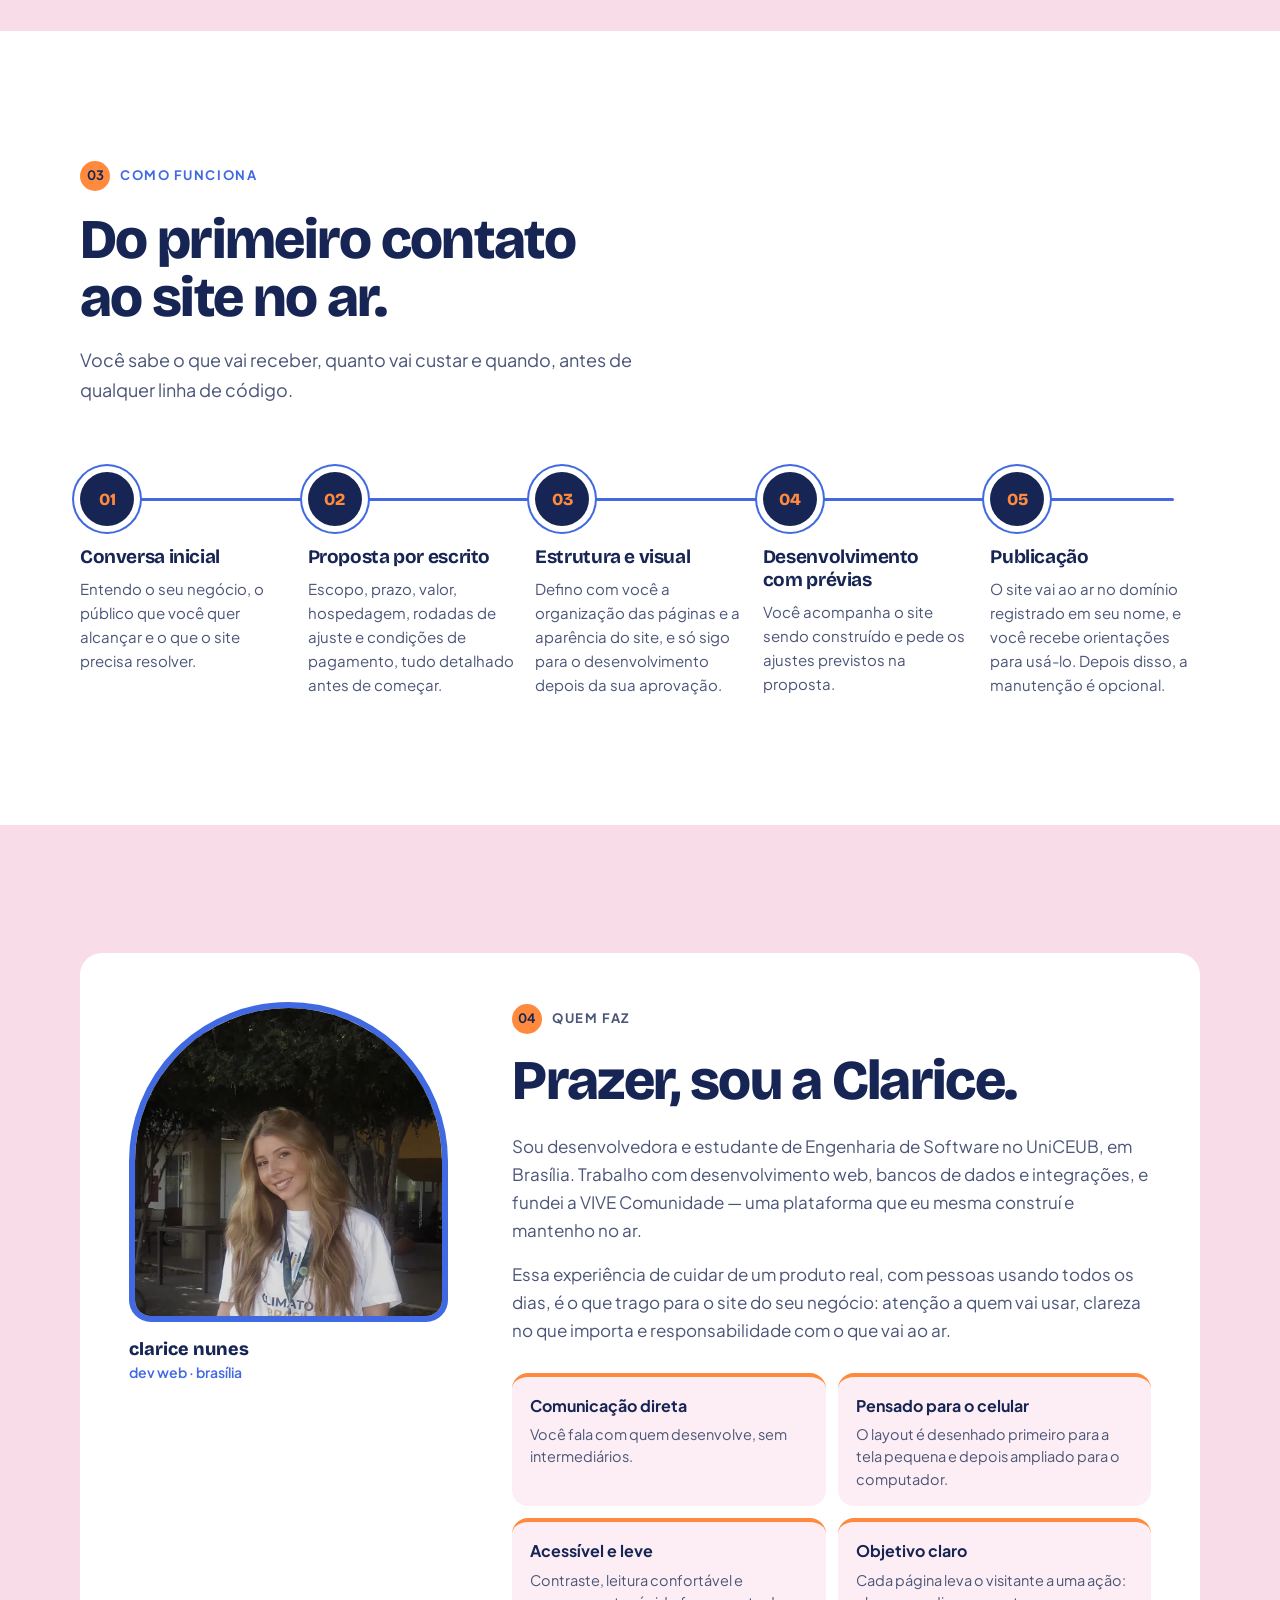
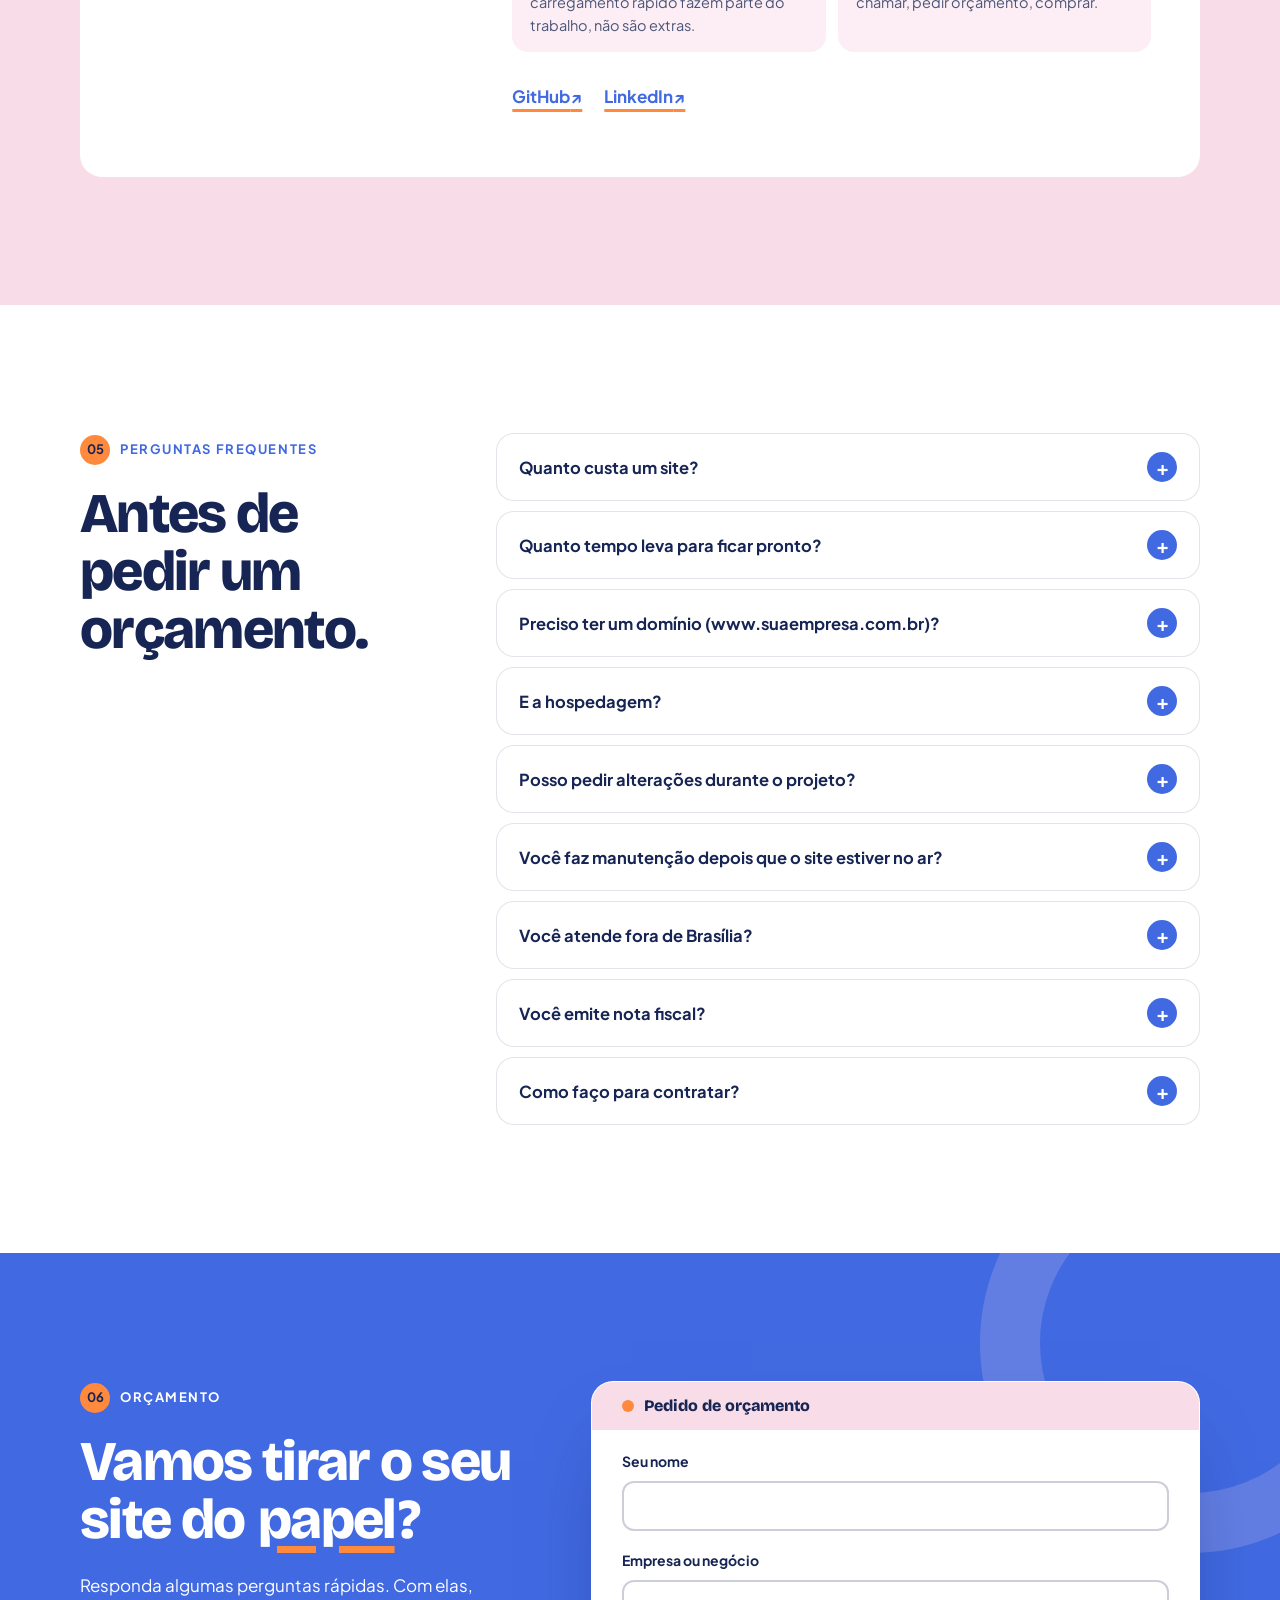
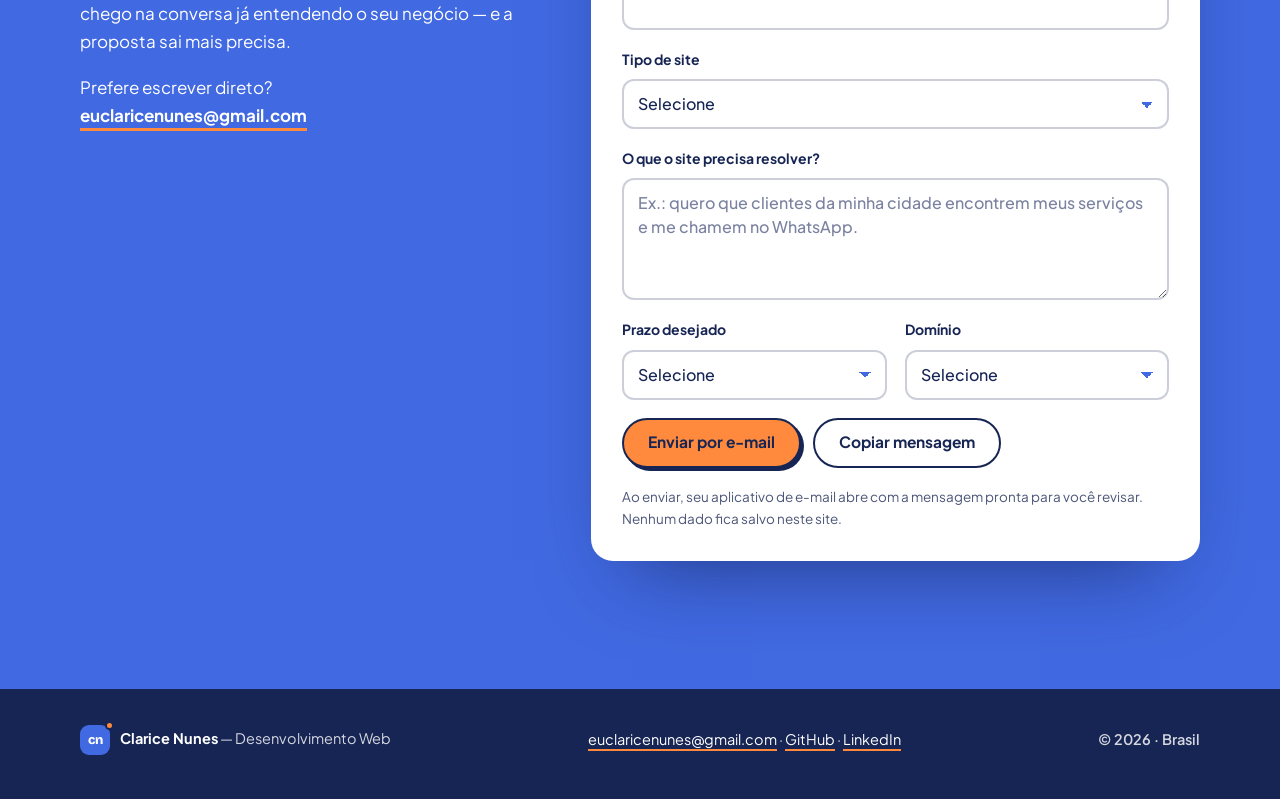
<file: sites/index.html>
<!DOCTYPE html>
<html lang="pt-BR">
<head>
  <meta charset="UTF-8" />
  <meta name="viewport" content="width=device-width, initial-scale=1.0" />
  <title>Criação de sites sob medida para negócios — Clarice Nunes, Desenvolvimento Web</title>
  <meta name="description" content="Sites institucionais, landing pages e sites profissionais feitos sob medida para empresas, pequenos negócios e autônomos. Atendimento remoto para todo o Brasil, com proposta por escrito antes de começar." />
  <meta name="author" content="Clarice Nunes" />
  <link rel="canonical" href="https://claricenunes.github.io/sites/" />
  <meta name="theme-color" content="#4169E1" />
  <meta name="color-scheme" content="light" />

  <!-- Open Graph / compartilhamento -->
  <meta property="og:type" content="website" />
  <meta property="og:locale" content="pt_BR" />
  <meta property="og:site_name" content="Clarice Nunes — Desenvolvimento Web" />
  <meta property="og:title" content="Clarice Nunes — Desenvolvimento Web" />
  <meta property="og:description" content="Sites sob medida para o seu negócio ser encontrado — e escolhido. Atendimento remoto para todo o Brasil." />
  <meta property="og:url" content="https://claricenunes.github.io/sites/" />
  <meta property="og:image" content="https://claricenunes.github.io/sites/og-image.jpg" />
  <meta property="og:image:width" content="1200" />
  <meta property="og:image:height" content="630" />
  <meta property="og:image:alt" content="Clarice Nunes — Desenvolvimento Web. Sites sob medida para negócios." />
  <meta name="twitter:card" content="summary_large_image" />
  <meta name="twitter:title" content="Clarice Nunes — Desenvolvimento Web" />
  <meta name="twitter:description" content="Sites sob medida para o seu negócio ser encontrado — e escolhido." />
  <meta name="twitter:image" content="https://claricenunes.github.io/sites/og-image.jpg" />

  <link rel="icon" href="data:image/svg+xml,<svg xmlns='http://www.w3.org/2000/svg' viewBox='0 0 32 32'><rect width='32' height='32' rx='8' fill='%234169E1'/><circle cx='26' cy='6' r='4' fill='%23FF8A3D'/><text x='50%25' y='56%25' dominant-baseline='middle' text-anchor='middle' font-family='Arial,sans-serif' font-size='14' font-weight='800' fill='white'>cn</text></svg>" />

  <link rel="preconnect" href="https://fonts.googleapis.com" />
  <link rel="preconnect" href="https://fonts.gstatic.com" crossorigin />
  <link href="https://fonts.googleapis.com/css2?family=Bricolage+Grotesque:opsz,wght@12..96,600;12..96,700;12..96,800&family=Plus+Jakarta+Sans:wght@400;500;600;700&display=swap" rel="stylesheet" />
  <link rel="stylesheet" href="styles.css" />
  <script>
    // Ativa a animação de entrada antes da primeira pintura, para o conteúdo não "piscar".
    if (!matchMedia('(prefers-reduced-motion: reduce)').matches && 'IntersectionObserver' in window) {
      document.documentElement.classList.add('motion');
    }
  </script>

  <script type="application/ld+json">
  {
    "@context": "https://schema.org",
    "@type": "Service",
    "name": "Desenvolvimento de sites sob medida",
    "serviceType": "Criação de sites",
    "description": "Sites institucionais, landing pages, sites profissionais e portfólios, desenvolvimento sob medida, integrações e manutenção de sites.",
    "url": "https://claricenunes.github.io/sites/",
    "areaServed": { "@type": "Country", "name": "Brasil" },
    "availableLanguage": "pt-BR",
    "provider": {
      "@type": "Person",
      "name": "Clarice Nunes",
      "jobTitle": "Desenvolvedora web",
      "url": "https://claricenunes.github.io/sites/",
      "sameAs": ["https://github.com/claricenunes", "https://linkedin.com/in/claricesnunes"]
    }
  }
  </script>
</head>
<body>
  <a class="skip-link" href="#conteudo">Pular para o conteúdo</a>

  <header class="site-header">
    <div class="wrap header-inner">
      <a href="#topo" class="brand" aria-label="Clarice Nunes — Desenvolvimento Web, início">
        <span class="brand-mark" aria-hidden="true">cn</span>
        <span class="brand-text">
          <span class="brand-name">Clarice Nunes</span>
          <span class="brand-tag">Desenvolvimento Web</span>
        </span>
      </a>
      <nav class="main-nav" aria-label="Seções">
        <a href="#servicos">Serviços</a>
        <a href="#projetos">Projetos</a>
        <a href="#processo">Como funciona</a>
        <a href="#perguntas">Perguntas</a>
      </nav>
      <a href="#contato" class="btn btn-primary btn-sm">Pedir orçamento</a>
    </div>
  </header>

  <main id="conteudo">

    <!-- ── Hero ── -->
    <section class="hero" id="topo" aria-labelledby="hero-title">
      <div class="wrap hero-grid">
        <div class="hero-copy">
          <p class="pill reveal"><span class="pill-dot" aria-hidden="true"></span>Atendimento remoto para todo o Brasil</p>
          <h1 id="hero-title" class="reveal">Sites sob medida para o seu negócio ser <span class="grad">encontrado</span> — e escolhido.</h1>
          <p class="hero-lead reveal">Crio sites institucionais, landing pages e sites profissionais que explicam com clareza o que você faz, passam confiança e facilitam o contato de quem quer contratar você.</p>
          <div class="hero-actions reveal">
            <a href="#contato" class="btn btn-primary">Pedir orçamento <span aria-hidden="true">→</span></a>
            <a href="#projetos" class="btn btn-ghost">Ver projetos</a>
          </div>
          <p class="hero-note mono reveal">Proposta por escrito · Emissão de nota fiscal</p>
        </div>

        <div class="hero-visual reveal" aria-hidden="true">
          <span class="shape shape-circle"></span>
          <span class="shape shape-block"></span>
          <span class="shape shape-ring"></span>
          <figure class="device-browser hero-browser">
            <div class="browser-bar"><span></span><span></span><span></span><p>vivecomunidade.com.br</p></div>
            <img src="img/vive-desktop.webp" alt="" width="1600" height="1000" fetchpriority="high" />
          </figure>
          <div class="note-card">
            <p class="note-title">Seu site</p>
            <ul>
              <li>Feito para o celular</li>
              <li>Contato a um clique</li>
              <li>Proposta por escrito</li>
            </ul>
          </div>
          <figure class="device-phone hero-phone">
            <img src="img/desapego-mobile.webp" alt="" width="600" height="1298" />
          </figure>
        </div>
      </div>
    </section>

    <!-- ── Credibilidade ── -->
    <section class="proof" aria-label="Em resumo">
      <ul class="wrap proof-list">
        <li class="reveal"><strong>2.800+</strong><span>cadastros na VIVE Comunidade, plataforma que fundei e desenvolvo</span></li>
        <li class="reveal"><strong>Sob medida</strong><span>cada site é desenhado e programado para o seu negócio, sem template pronto</span></li>
        <li class="reveal"><strong>Direto</strong><span>você conversa com quem projeta e desenvolve o site, do início ao fim</span></li>
        <li class="reveal"><strong>Brasil</strong><span>atendimento remoto em qualquer estado, com nota fiscal</span></li>
      </ul>
    </section>

    <!-- ── Serviços ── -->
    <section class="section" id="servicos" aria-labelledby="servicos-title">
      <div class="wrap">
        <header class="section-head">
          <p class="section-label"><span>01</span> Serviços</p>
          <h2 id="servicos-title" class="reveal">O site certo para o momento do seu negócio.</h2>
          <p class="section-intro reveal">Antes de falar de páginas e telas, entendo o que o site precisa fazer por você: apresentar a empresa, vender um serviço ou trazer novos contatos.</p>
        </header>

        <div class="bento">
          <article class="card service service-lg reveal">
            <div class="icon" aria-hidden="true"><svg viewBox="0 0 24 24"><path d="M3 21h18M5 21V8l7-5 7 5v13M9 21v-6h6v6"/></svg></div>
            <h3>Site institucional</h3>
            <p>Para empresas que precisam de um endereço próprio na internet, com serviços, diferenciais e formas de contato organizados de um jeito que o cliente entende rápido.</p>
            <p class="service-for"><span class="mono">resolve →</span> “a empresa não aparece bem quando alguém procura por ela.”</p>
          </article>
          <article class="card service reveal">
            <div class="icon" aria-hidden="true"><svg viewBox="0 0 24 24"><circle cx="12" cy="12" r="9"/><circle cx="12" cy="12" r="5"/><circle cx="12" cy="12" r="1.5"/></svg></div>
            <h3>Landing page</h3>
            <p>Uma página com um único objetivo — divulgar um serviço, uma campanha ou um lançamento — e levar o visitante a entrar em contato ou fazer um pedido.</p>
            <p class="service-for"><span class="mono">resolve →</span> “divulgo nas redes, mas não tenho para onde mandar as pessoas.”</p>
          </article>
          <article class="card service reveal">
            <div class="icon" aria-hidden="true"><svg viewBox="0 0 24 24"><circle cx="12" cy="8" r="4"/><path d="M4 21c1.5-4 4.5-6 8-6s6.5 2 8 6"/></svg></div>
            <h3>Site profissional e portfólio</h3>
            <p>Para autônomos e prestadores de serviço: quem você é, o que faz, trabalhos realizados e como contratar, em uma apresentação que transmite profissionalismo.</p>
            <p class="service-for"><span class="mono">resolve →</span> “meu trabalho é bom, mas só existe no Instagram.”</p>
          </article>
          <article class="card extras reveal">
            <h3 class="extras-title">Também faço</h3>
            <ul class="extras-list">
              <li><div class="icon icon-sm" aria-hidden="true"><svg viewBox="0 0 24 24"><path d="m8 7-5 5 5 5M16 7l5 5-5 5"/></svg></div><div><strong>Desenvolvimento sob medida</strong><span>Funcionalidades específicas do seu negócio, como catálogos, áreas restritas e painéis.</span></div></li>
              <li><div class="icon icon-sm" aria-hidden="true"><svg viewBox="0 0 24 24"><path d="M9 7V3M15 7V3M7 7h10v4a5 5 0 0 1-10 0V7zM12 16v5"/></svg></div><div><strong>Integrações e automações</strong><span>Formulários, WhatsApp, APIs e ferramentas externas, quando fizer sentido para o projeto.</span></div></li>
              <li><div class="icon icon-sm" aria-hidden="true"><svg viewBox="0 0 24 24"><path d="M14.7 6.3a4 4 0 0 0-5.4 5.4L3 18v3h3l6.3-6.3a4 4 0 0 0 5.4-5.4l-2.5 2.5-2.4-.6-.6-2.4 2.5-2.5z"/></svg></div><div><strong>Manutenção e evolução</strong><span>Melhorias, correções e novas funções em sites existentes, contratadas à parte.</span></div></li>
            </ul>
          </article>
        </div>
      </div>
    </section>

    <!-- ── Projetos ── -->
    <section class="section" id="projetos" aria-labelledby="projetos-title">
      <div class="wrap">
        <header class="section-head">
          <p class="section-label"><span>02</span> Projetos</p>
          <h2 id="projetos-title" class="reveal">Trabalhos que estão no ar.</h2>
          <p class="section-intro reveal">Dois projetos reais e um projeto conceitual — cada um identificado como tal.</p>
        </header>

        <article class="card case reveal" aria-labelledby="case-vive">
          <div class="case-visual">
            <figure class="device-browser">
              <div class="browser-bar"><span></span><span></span><span></span><p>vivecomunidade.com.br</p></div>
              <img src="img/vive-desktop.webp" alt="Página inicial da VIVE Comunidade no computador: logotipo, fotos de eventos e chamada para ver os próximos eventos." width="1600" height="1000" loading="lazy" decoding="async" />
            </figure>
            <figure class="device-phone">
              <img src="img/vive-mobile.webp" alt="Página inicial da VIVE Comunidade no celular." width="600" height="1298" loading="lazy" decoding="async" />
            </figure>
          </div>
          <div class="case-body">
            <p class="case-kind"><span class="badge">Projeto real</span><span class="mono">plataforma web</span></p>
            <h3 id="case-vive">VIVE Comunidade</h3>
            <p>Plataforma que conecta pessoas a eventos, oficinas e ações de voluntariado em Brasília. Fundei o projeto e desenvolvi a plataforma inteira — e sigo cuidando dela no dia a dia.</p>
            <dl class="case-facts">
              <div><dt>O que fiz</dt><dd>Concepção, design e desenvolvimento: páginas públicas, cadastro, inscrições em eventos atualizadas em tempo real, lista de espera, painel administrativo com métricas e exportação de relatórios.</dd></div>
              <div><dt>Resultado</dt><dd>Mais de 2.800 cadastros, segundo o contador público do próprio site.</dd></div>
            </dl>
            <a class="case-link" href="https://vivecomunidade.com.br" target="_blank" rel="noopener">vivecomunidade.com.br <span aria-hidden="true">↗</span></a>
          </div>
        </article>

        <article class="card case case-flip reveal" aria-labelledby="case-desapego">
          <div class="case-visual">
            <figure class="device-browser">
              <div class="browser-bar"><span></span><span></span><span></span><p>claricenunes.github.io/desapego</p></div>
              <img src="img/desapego-desktop.webp" alt="Catálogo Desapego no computador: título, fotos de peças e faixa de preços." width="1600" height="822" loading="lazy" decoding="async" />
            </figure>
            <figure class="device-phone">
              <img src="img/desapego-mobile.webp" alt="Catálogo Desapego no celular: filtros por categoria e peças com botão “Quero essa” para chamar no WhatsApp." width="600" height="1298" loading="lazy" decoding="async" />
            </figure>
          </div>
          <div class="case-body">
            <p class="case-kind"><span class="badge">Projeto real</span><span class="mono">catálogo online</span></p>
            <h3 id="case-desapego">Desapego</h3>
            <p>Catálogo do meu brechó, feito para vender pelo WhatsApp sem depender de uma plataforma de e-commerce paga. Um bom exemplo do que um pequeno negócio precisa para vender online.</p>
            <dl class="case-facts">
              <div><dt>O que fiz</dt><dd>Catálogo com filtros por categoria, ordenação por preço, fotos ampliáveis, selo de peça vendida e botão de WhatsApp com mensagem pronta para cada peça.</dd></div>
              <div><dt>No dia a dia</dt><dd>As peças ficam em um único arquivo de dados: adicionar uma peça ou marcar como vendida não exige mexer no layout.</dd></div>
            </dl>
            <a class="case-link" href="https://claricenunes.github.io/desapego/" target="_blank" rel="noopener">Ver o catálogo <span aria-hidden="true">↗</span></a>
          </div>
        </article>

        <article class="card case reveal" aria-labelledby="case-crumbly">
          <div class="case-visual">
            <figure class="device-browser">
              <div class="browser-bar"><span></span><span></span><span></span><p>crumbly-theta.vercel.app</p></div>
              <img src="img/crumbly-desktop.webp" alt="Site conceitual Crumbly no computador: cookies em destaque e a chamada “Get your cookie”." width="1600" height="1000" loading="lazy" decoding="async" />
            </figure>
            <figure class="device-phone">
              <img src="img/crumbly-mobile.webp" alt="Site conceitual Crumbly no celular." width="600" height="1298" loading="lazy" decoding="async" />
            </figure>
          </div>
          <div class="case-body">
            <p class="case-kind"><span class="badge badge-concept">Projeto conceitual</span><span class="mono">site de marca</span></p>
            <h3 id="case-crumbly">Crumbly</h3>
            <p>Uma marca fictícia de cookies, criada por mim para mostrar o nível de acabamento que um negócio de alimentação pode ter na internet. <strong>Não é um cliente real.</strong></p>
            <dl class="case-facts">
              <div><dt>O que fiz</dt><dd>Direção de arte, site de página única com animações, cardápio em página própria com informações de alérgenos e preparação para buscadores.</dd></div>
              <div><dt>Para quem</dt><dd>Mostra o caminho para restaurantes, cafés, confeitarias e marcas que vendem pela experiência.</dd></div>
            </dl>
            <a class="case-link" href="https://crumbly-theta.vercel.app" target="_blank" rel="noopener">Ver o conceito <span aria-hidden="true">↗</span></a>
          </div>
        </article>

        <div class="inline-cta reveal">
          <p>Tem um projeto parecido em mente?</p>
          <a href="#contato" class="btn btn-primary">Conversar sobre o meu site <span aria-hidden="true">→</span></a>
        </div>
      </div>
    </section>

    <!-- ── Processo ── -->
    <section class="section" id="processo" aria-labelledby="processo-title">
      <div class="wrap">
        <header class="section-head">
          <p class="section-label"><span>03</span> Como funciona</p>
          <h2 id="processo-title" class="reveal">Do primeiro contato ao site no ar.</h2>
          <p class="section-intro reveal">Você sabe o que vai receber, quanto vai custar e quando, antes de qualquer linha de código.</p>
        </header>
        <ol class="timeline">
          <li class="step reveal">
            <span class="step-num mono">01</span>
            <h3>Conversa inicial</h3>
            <p>Entendo o seu negócio, o público que você quer alcançar e o que o site precisa resolver.</p>
          </li>
          <li class="step reveal">
            <span class="step-num mono">02</span>
            <h3>Proposta por escrito</h3>
            <p>Escopo, prazo, valor, hospedagem, rodadas de ajuste e condições de pagamento, tudo detalhado antes de começar.</p>
          </li>
          <li class="step reveal">
            <span class="step-num mono">03</span>
            <h3>Estrutura e visual</h3>
            <p>Defino com você a organização das páginas e a aparência do site, e só sigo para o desenvolvimento depois da sua aprovação.</p>
          </li>
          <li class="step reveal">
            <span class="step-num mono">04</span>
            <h3>Desenvolvimento com prévias</h3>
            <p>Você acompanha o site sendo construído e pede os ajustes previstos na proposta.</p>
          </li>
          <li class="step reveal">
            <span class="step-num mono">05</span>
            <h3>Publicação</h3>
            <p>O site vai ao ar no domínio registrado em seu nome, e você recebe orientações para usá-lo. Depois disso, a manutenção é opcional.</p>
          </li>
        </ol>
      </div>
    </section>

    <!-- ── Sobre ── -->
    <section class="section" id="sobre" aria-labelledby="sobre-title">
      <div class="wrap">
        <div class="card about reveal">
          <div class="about-photo">
            <img src="img/clarice.webp" alt="Clarice Nunes" width="480" height="480" loading="lazy" decoding="async" />
            <p class="mono about-id">clarice nunes<br><span>dev web · brasília</span></p>
          </div>
          <div class="about-body">
            <p class="section-label"><span>04</span> Quem faz</p>
            <h2 id="sobre-title">Prazer, sou a Clarice.</h2>
            <p>Sou desenvolvedora e estudante de Engenharia de Software no UniCEUB, em Brasília. Trabalho com desenvolvimento web, bancos de dados e integrações, e fundei a VIVE Comunidade — uma plataforma que eu mesma construí e mantenho no ar.</p>
            <p>Essa experiência de cuidar de um produto real, com pessoas usando todos os dias, é o que trago para o site do seu negócio: atenção a quem vai usar, clareza no que importa e responsabilidade com o que vai ao ar.</p>
            <ul class="values">
              <li><strong>Comunicação direta</strong><span>Você fala com quem desenvolve, sem intermediários.</span></li>
              <li><strong>Pensado para o celular</strong><span>O layout é desenhado primeiro para a tela pequena e depois ampliado para o computador.</span></li>
              <li><strong>Acessível e leve</strong><span>Contraste, leitura confortável e carregamento rápido fazem parte do trabalho, não são extras.</span></li>
              <li><strong>Objetivo claro</strong><span>Cada página leva o visitante a uma ação: chamar, pedir orçamento, comprar.</span></li>
            </ul>
            <p class="about-links">
              <a href="https://github.com/claricenunes" target="_blank" rel="noopener">GitHub <span aria-hidden="true">↗</span></a>
              <a href="https://linkedin.com/in/claricesnunes" target="_blank" rel="noopener">LinkedIn <span aria-hidden="true">↗</span></a>
            </p>
          </div>
        </div>
      </div>
    </section>

    <!-- ── FAQ ── -->
    <section class="section" id="perguntas" aria-labelledby="perguntas-title">
      <div class="wrap faq-grid">
        <header class="section-head">
          <p class="section-label"><span>05</span> Perguntas frequentes</p>
          <h2 id="perguntas-title" class="reveal">Antes de pedir um orçamento.</h2>
        </header>
        <div class="faq reveal">
          <details>
            <summary>Quanto custa um site?</summary>
            <p>Depende do que o site precisa ter: número de páginas, funcionalidades, integrações e conteúdo. Por isso não trabalho com tabela fixa. Depois da conversa inicial, envio uma proposta por escrito com escopo, valor e condições.</p>
          </details>
          <details>
            <summary>Quanto tempo leva para ficar pronto?</summary>
            <p>O prazo varia com o tamanho do projeto e com a entrega de textos e imagens. Ele é definido na proposta, junto com as etapas, para você saber o que esperar em cada momento.</p>
          </details>
          <details>
            <summary>Preciso ter um domínio (www.suaempresa.com.br)?</summary>
            <p>Não precisa ter antes de começar. O domínio é sempre registrado em nome do cliente — ele é seu. Se você ainda não tem, explico como registrar.</p>
          </details>
          <details>
            <summary>E a hospedagem?</summary>
            <p>A hospedagem é definida caso a caso, de acordo com o tipo de site. As opções e os custos envolvidos aparecem na proposta, antes de qualquer decisão.</p>
          </details>
          <details>
            <summary>Posso pedir alterações durante o projeto?</summary>
            <p>Sim. O número de rodadas de ajuste é definido no escopo de cada proposta, para que fique claro o que está incluído.</p>
          </details>
          <details>
            <summary>Você faz manutenção depois que o site estiver no ar?</summary>
            <p>Faço. A manutenção é um serviço opcional, contratado separadamente, para melhorias, correções e novas funções.</p>
          </details>
          <details>
            <summary>Você atende fora de Brasília?</summary>
            <p>Sim, atendo todo o Brasil de forma remota, por mensagens, e-mail e chamadas de vídeo.</p>
          </details>
          <details>
            <summary>Você emite nota fiscal?</summary>
            <p>Sim, emito nota fiscal pelos serviços prestados.</p>
          </details>
          <details>
            <summary>Como faço para contratar?</summary>
            <p>Conte um pouco sobre o seu negócio no formulário abaixo. Eu respondo para marcarmos a conversa inicial e, a partir dela, envio a proposta. O trabalho começa depois que você aprova.</p>
          </details>
        </div>
      </div>
    </section>

    <!-- ── Contato ── -->
    <section class="section contact" id="contato" aria-labelledby="contato-title">
      <span class="shape contact-shape" aria-hidden="true"></span>
      <div class="wrap contact-grid">
        <div class="contact-copy">
          <p class="section-label"><span>06</span> Orçamento</p>
          <h2 id="contato-title" class="reveal">Vamos tirar o seu site do <span class="grad">papel</span>?</h2>
          <p class="reveal">Responda algumas perguntas rápidas. Com elas, chego na conversa já entendendo o seu negócio — e a proposta sai mais precisa.</p>
          <p class="contact-alt reveal">Prefere escrever direto?<br><a href="mailto:euclaricenunes@gmail.com" data-email-link>euclaricenunes@gmail.com</a></p>
          <a href="#" class="contact-wa reveal" data-whatsapp-link hidden>Chamar no WhatsApp <span aria-hidden="true">↗</span></a>
        </div>

        <form class="card brief reveal" id="briefing" novalidate>
          <div class="brief-head" aria-hidden="true"><span></span>Pedido de orçamento</div>
          <div class="field">
            <label for="f-nome">Seu nome</label>
            <input id="f-nome" name="nome" type="text" autocomplete="name" required />
          </div>
          <div class="field">
            <label for="f-negocio">Empresa ou negócio</label>
            <input id="f-negocio" name="negocio" type="text" autocomplete="organization" required />
          </div>
          <div class="field">
            <label for="f-tipo">Tipo de site</label>
            <select id="f-tipo" name="tipo" required>
              <option value="">Selecione</option>
              <option>Site institucional</option>
              <option>Landing page</option>
              <option>Site profissional ou portfólio</option>
              <option>Desenvolvimento sob medida</option>
              <option>Manutenção de um site existente</option>
              <option>Ainda não sei</option>
            </select>
          </div>
          <div class="field">
            <label for="f-objetivo">O que o site precisa resolver?</label>
            <textarea id="f-objetivo" name="objetivo" rows="4" required placeholder="Ex.: quero que clientes da minha cidade encontrem meus serviços e me chamem no WhatsApp."></textarea>
          </div>
          <div class="field-row">
            <div class="field">
              <label for="f-prazo">Prazo desejado</label>
              <select id="f-prazo" name="prazo" required>
                <option value="">Selecione</option>
                <option>O quanto antes</option>
                <option>Em até 1 mês</option>
                <option>Entre 1 e 3 meses</option>
                <option>Sem prazo definido</option>
              </select>
            </div>
            <div class="field">
              <label for="f-dominio">Domínio</label>
              <select id="f-dominio" name="dominio" required>
                <option value="">Selecione</option>
                <option>Já tenho domínio</option>
                <option>Ainda não tenho</option>
                <option>Não sei o que é</option>
              </select>
            </div>
          </div>
          <p class="form-error" id="form-error" role="alert" hidden>Preencha todos os campos para montar a mensagem.</p>
          <div class="form-actions">
            <button type="submit" class="btn btn-primary" id="brief-submit">Enviar por e-mail</button>
            <button type="button" class="btn btn-ghost" id="brief-copy">Copiar mensagem</button>
          </div>
          <p class="form-note" id="form-note">Ao enviar, seu aplicativo de e-mail abre com a mensagem pronta para você revisar. Nenhum dado fica salvo neste site.</p>
          <p class="form-status" id="form-status" role="status" aria-live="polite"></p>
        </form>
      </div>
    </section>
  </main>

  <footer class="site-footer">
    <div class="wrap footer-inner">
      <p><span class="brand-mark" aria-hidden="true">cn</span> <strong>Clarice Nunes</strong> — Desenvolvimento Web</p>
      <p><a href="mailto:euclaricenunes@gmail.com" data-email-link>euclaricenunes@gmail.com</a> · <a href="https://github.com/claricenunes" target="_blank" rel="noopener">GitHub</a> · <a href="https://linkedin.com/in/claricesnunes" target="_blank" rel="noopener">LinkedIn</a></p>
      <p class="mono">© <span id="year">2026</span> · Brasil</p>
    </div>
  </footer>

  <a href="#contato" class="sticky-cta" id="sticky-cta">Pedir orçamento</a>

  <script src="main.js" defer></script>
</body>
</html>
</file>
<file: sites/styles.css>
/* ─────────────────────────────────────────────────────────────
   Clarice Nunes — Desenvolvimento Web
   Hierarquia de cor: azul royal = identidade · laranja = ação ·
   rosa-claro = apoio. Branco e azul-marinho dão contraste.

   Regras de contraste (WCAG AA):
   - Laranja nunca é cor de texto sobre fundo claro (2.3:1 no branco).
     Botões laranja usam texto azul-marinho (6.4:1).
   - Azul royal é texto apenas sobre branco (4.8:1). Sobre o rosa,
     só em títulos grandes e ícones; texto pequeno fica azul-marinho.
   - Sobre azul royal, texto branco (4.8:1).
   Independente do portfólio profissional (../).
   ───────────────────────────────────────────────────────────── */

:root {
  --royal: #4169E1;
  --royal-deep: #2E54C8;
  --orange: #FF8A3D;
  --orange-hover: #FFA066;
  --pink: #F8DDE8;
  --pink-soft: #FCEEF4;
  --navy: #172554;
  --white: #FFFFFF;
  --muted: #4B5578;
  --line: rgba(23, 37, 84, .12);
  --line-strong: rgba(23, 37, 84, .22);

  --display: 'Bricolage Grotesque', 'Plus Jakarta Sans', system-ui, sans-serif;
  --sans: 'Plus Jakarta Sans', system-ui, -apple-system, 'Segoe UI', sans-serif;
  --ease: cubic-bezier(.2, .7, .2, 1);
  --wrap: 1200px;
  --gutter: clamp(16px, 4vw, 40px);
  --radius: 22px;
  --shadow: 0 1px 2px rgba(23, 37, 84, .06), 0 18px 40px -22px rgba(23, 37, 84, .35);
}

*, *::before, *::after { box-sizing: border-box; }
* { margin: 0; padding: 0; }
[hidden] { display: none !important; } /* nenhuma regra de display pode reexibir algo oculto */

html { scroll-behavior: smooth; scroll-padding-top: 84px; -webkit-text-size-adjust: 100%; overflow-x: clip; }
body {
  background: var(--white);
  color: var(--navy);
  font-family: var(--sans);
  font-size: 17px;
  line-height: 1.65;
  -webkit-font-smoothing: antialiased;
  overflow-x: clip;
}
img { display: block; max-width: 100%; height: auto; }
a { color: inherit; }
ul, ol { list-style: none; }
::selection { background: var(--pink); color: var(--navy); }
:focus-visible { outline: 3px solid var(--royal); outline-offset: 3px; border-radius: 6px; }
.on-royal :focus-visible, .site-footer :focus-visible { outline-color: var(--white); }

.wrap { position: relative; max-width: var(--wrap); margin: 0 auto; padding: 0 var(--gutter); }

.skip-link {
  position: absolute; left: 12px; top: -60px; z-index: 100;
  background: var(--navy); color: var(--white); padding: 10px 16px; border-radius: 8px; text-decoration: none;
}
.skip-link:focus { top: 12px; }

/* ── Botões ──
   Primário = laranja (ação). Secundário = contorno azul-marinho. */
.btn {
  display: inline-flex; align-items: center; justify-content: center; gap: 8px;
  min-height: 50px; padding: 12px 24px; border-radius: 999px;
  font: 700 15.5px/1.2 var(--sans); text-decoration: none;
  border: 2px solid transparent; cursor: pointer;
  transition: background-color .2s var(--ease), color .2s var(--ease), border-color .2s var(--ease), box-shadow .2s var(--ease), transform .2s var(--ease);
}
.btn:hover { transform: translateY(-2px); }
.btn:active { transform: translateY(0); }
.btn-primary { background: var(--orange); color: var(--navy); border-color: var(--navy); box-shadow: 3px 3px 0 var(--navy); }
.btn-primary:hover { background: var(--orange-hover); box-shadow: 5px 5px 0 var(--navy); }
.btn-primary:active { box-shadow: 1px 1px 0 var(--navy); }
.btn-ghost { background: transparent; border-color: var(--navy); color: var(--navy); }
.btn-ghost:hover { background: var(--navy); color: var(--white); }
.btn-sm { min-height: 42px; padding: 8px 18px; font-size: 14.5px; }

/* ── Cabeçalho ── */
.site-header {
  position: sticky; top: 0; z-index: 50;
  background: rgba(255, 255, 255, .9);
  -webkit-backdrop-filter: saturate(160%) blur(12px); backdrop-filter: saturate(160%) blur(12px);
  border-bottom: 1px solid transparent; transition: border-color .3s, box-shadow .3s;
}
.site-header.scrolled { border-bottom-color: var(--line); }
.header-inner { display: flex; align-items: center; gap: 24px; min-height: 72px; }
.brand { display: flex; align-items: center; gap: 12px; text-decoration: none; margin-right: auto; }
.brand-mark {
  position: relative; display: inline-grid; place-items: center; width: 40px; height: 40px; border-radius: 12px;
  font: 800 16px/1 var(--display); color: var(--white); background: var(--royal);
}
.brand-mark::after { content: ''; position: absolute; top: -4px; right: -4px; width: 12px; height: 12px; border-radius: 50%; background: var(--orange); border: 2px solid var(--white); }
.brand-text { display: flex; flex-direction: column; line-height: 1.15; }
.brand-name { font: 700 17px/1.15 var(--display); letter-spacing: -.01em; }
.brand-tag { font-size: 12px; font-weight: 600; color: var(--royal); }
.main-nav { display: flex; gap: 4px; }
.main-nav a { padding: 8px 14px; border-radius: 999px; font-size: 15px; font-weight: 600; text-decoration: none; color: var(--muted); transition: color .2s, background-color .2s; }
.main-nav a:hover { color: var(--navy); background: var(--pink-soft); }

/* ── Tipografia ── */
h1, h2, h3 { font-family: var(--display); font-weight: 800; letter-spacing: -.03em; line-height: 1.04; text-wrap: balance; }
p, dd { text-wrap: pretty; }
h1 { font-size: clamp(42px, 5.8vw, 76px); }
h2 { font-size: clamp(34px, 4.4vw, 56px); }
h3 { font-size: 22px; font-weight: 700; letter-spacing: -.02em; line-height: 1.2; }
.mono { font-weight: 600; }

/* Destaque de palavra: azul royal sobre marca-texto rosa */
.grad { color: var(--royal); background: linear-gradient(transparent 62%, var(--pink) 62%, var(--pink) 92%, transparent 92%); padding: 0 .06em; }

.section-label {
  display: inline-flex; align-items: center; gap: 10px;
  font-size: 13px; font-weight: 700; letter-spacing: .12em; text-transform: uppercase; color: var(--royal);
}
.section-label span {
  display: inline-grid; place-items: center; min-width: 30px; height: 30px; padding: 0 6px; border-radius: 999px;
  color: var(--navy); background: var(--orange); letter-spacing: 0;
}

.pill {
  display: inline-flex; align-items: center; gap: 10px; padding: 7px 16px 7px 12px; border-radius: 999px;
  font-size: 14px; font-weight: 600; color: var(--navy); background: var(--pink);
}
.pill-dot { width: 8px; height: 8px; border-radius: 50%; background: var(--royal); box-shadow: 0 0 0 3px rgba(65, 105, 225, .2); }

/* ── Hero ── */
.hero { position: relative; overflow-x: clip; padding: clamp(48px, 7vw, 104px) 0 clamp(72px, 9vw, 128px); }
.hero-grid { display: grid; grid-template-columns: minmax(0, 1fr) minmax(0, 1fr); gap: clamp(40px, 5vw, 72px); align-items: center; }
.hero .pill { margin-bottom: 26px; }
.hero h1 { margin-bottom: 24px; }
.hero-lead { font-size: clamp(17px, 1.4vw, 19px); color: var(--muted); max-width: 540px; margin-bottom: 34px; }
.hero-actions { display: flex; flex-wrap: wrap; gap: 12px; margin-bottom: 22px; }
.hero-note { font-size: 14px; color: var(--muted); }

.hero-visual { position: relative; padding: 8% 10% 20% 4%; }
.shape { position: absolute; z-index: -1; pointer-events: none; }
.shape-circle { right: 0; top: 0; width: 72%; aspect-ratio: 1; border-radius: 50%; background: var(--royal); }
.shape-block { left: -4%; bottom: 4%; width: 46%; height: 46%; border-radius: 28px; background: var(--pink); transform: rotate(-6deg); }
.shape-ring { right: 6%; bottom: 2%; width: 64px; height: 64px; border-radius: 50%; border: 10px solid var(--orange); }
.hero-browser { position: relative; box-shadow: 0 40px 70px -30px rgba(23, 37, 84, .55); }
.hero-phone { position: absolute; right: 2%; bottom: 10%; width: 26%; }
.note-card {
  position: absolute; left: 0; bottom: 0; width: 46%; padding: 18px 20px;
  background: var(--white); border-radius: 18px; box-shadow: var(--shadow); border: 1px solid var(--line);
}
.note-title { font: 800 16px/1.2 var(--display); margin-bottom: 10px; }
.note-card li { position: relative; padding-left: 26px; font-size: clamp(12px, 1vw, 14px); font-weight: 600; line-height: 1.9; }
.note-card li::before {
  content: ''; position: absolute; left: 0; top: .5em; width: 16px; height: 16px; border-radius: 50%; background: var(--pink);
}
.note-card li::after {
  content: ''; position: absolute; left: 5px; top: calc(.5em + 3px); width: 4px; height: 7px;
  border: solid var(--royal); border-width: 0 2px 2px 0; transform: rotate(45deg);
}

/* ── Molduras de dispositivo ── */
.device-browser { background: var(--white); border-radius: 16px; overflow: hidden; border: 1px solid var(--line-strong); }
.browser-bar { display: flex; align-items: center; gap: 6px; padding: 10px 14px; background: var(--pink-soft); border-bottom: 1px solid var(--line); }
.browser-bar span { width: 10px; height: 10px; border-radius: 50%; background: var(--pink); flex-shrink: 0; }
.browser-bar span:first-child { background: var(--orange); }
.browser-bar p {
  flex: 1; margin-left: 10px; padding: 3px 12px; border-radius: 999px; background: var(--white);
  font-size: 11.5px; font-weight: 600; color: var(--muted); white-space: nowrap; overflow: hidden; text-overflow: ellipsis; text-align: center;
}
.device-phone { background: var(--navy); border-radius: 28px; padding: 6px; box-shadow: 0 30px 50px -22px rgba(23, 37, 84, .6); }
.device-phone img { border-radius: 22px; aspect-ratio: 600 / 1150; object-fit: cover; object-position: top; width: 100%; }

/* ── Faixa de credibilidade (azul royal) ── */
.proof { background: var(--royal); color: var(--white); }
.proof-list { display: grid; grid-template-columns: repeat(4, minmax(0, 1fr)); }
.proof-list li { padding: 32px 24px 32px 0; display: flex; flex-direction: column; gap: 6px; }
.proof-list li + li { padding-left: 24px; border-left: 1px solid rgba(255, 255, 255, .22); }
.proof-list strong { font: 800 30px/1.1 var(--display); letter-spacing: -.02em; }
.proof-list li:first-child strong { color: var(--white); }
.proof-list span { font-size: 14.5px; line-height: 1.5; color: var(--white); }

/* ── Seções ── */
.section { position: relative; padding: clamp(80px, 10vw, 136px) 0; }
#projetos, #sobre { background: var(--pink); }
.section-head { max-width: 720px; margin-bottom: clamp(40px, 6vw, 68px); }
.section-head .section-label { margin-bottom: 20px; }
.section-head h2 { margin-bottom: 18px; }
.section-intro { color: var(--muted); font-size: 18px; max-width: 580px; }
#projetos .section-intro { color: var(--navy); }
#projetos .section-label { color: var(--navy); } /* royal sobre rosa não atinge 4.5:1 em texto pequeno */

/* ── Cards (com brilho suave que acompanha o cursor) ── */
.card {
  position: relative; isolation: isolate;
  background: var(--white); border: 1px solid var(--line); border-radius: var(--radius);
  transition: border-color .3s var(--ease), box-shadow .3s var(--ease), transform .3s var(--ease);
}
.card::before {
  content: ''; position: absolute; inset: 0; z-index: -1; border-radius: inherit; pointer-events: none;
  background: radial-gradient(380px circle at var(--mx, 50%) var(--my, -20%), rgba(65, 105, 225, .08), transparent 60%);
  opacity: 0; transition: opacity .3s;
}
.card:hover { border-color: rgba(65, 105, 225, .4); box-shadow: var(--shadow); }
.card:hover::before { opacity: 1; }

/* ── Serviços ── */
.bento { display: grid; grid-template-columns: repeat(3, minmax(0, 1fr)); gap: 18px; }
.service { padding: 30px; display: flex; flex-direction: column; }
.service:nth-child(2) { background: var(--pink-soft); }
.service:hover { transform: translateY(-4px); }
.icon {
  display: grid; place-items: center; width: 52px; height: 52px; border-radius: 16px; margin-bottom: 22px;
  background: var(--royal);
}
.icon svg { width: 24px; height: 24px; fill: none; stroke: var(--white); stroke-width: 1.8; stroke-linecap: round; stroke-linejoin: round; }
.icon-sm { width: 40px; height: 40px; border-radius: 12px; margin-bottom: 0; flex-shrink: 0; background: var(--white); border: 2px solid var(--royal); }
.icon-sm svg { width: 18px; height: 18px; stroke: var(--royal); }
.service h3 { margin-bottom: 10px; }
.service p { color: var(--muted); font-size: 15.5px; }
.service .service-for { margin-top: auto; padding-top: 22px; font-size: 14.5px; color: var(--navy); font-weight: 500; }
.service-for .mono {
  display: inline-block; margin-right: 6px; padding: 1px 10px; border-radius: 999px;
  font-size: 12px; font-weight: 700; letter-spacing: .04em; color: var(--navy); background: var(--orange);
}

.extras { grid-column: 1 / -1; padding: 30px; background: var(--pink); border-color: transparent; }
.extras:hover { transform: none; border-color: transparent; }
.extras-title { font: 700 13px/1 var(--sans); letter-spacing: .12em; text-transform: uppercase; color: var(--navy); margin-bottom: 22px; }
.extras-list { display: grid; grid-template-columns: repeat(3, minmax(0, 1fr)); gap: 24px; }
.extras-list li { display: flex; gap: 14px; }
.extras-list strong { display: block; font-size: 16px; font-weight: 700; margin-bottom: 4px; }
.extras-list span { display: block; font-size: 14.5px; color: var(--navy); line-height: 1.55; }

/* ── Projetos (fundo rosa; imagens em primeiro plano) ── */
.case { display: grid; grid-template-columns: minmax(0, 7fr) minmax(0, 5fr); gap: clamp(28px, 4vw, 56px); align-items: center; padding: clamp(18px, 2.6vw, 30px); margin-bottom: 22px; border-color: transparent; }
.case:hover { border-color: transparent; }
.case-flip { grid-template-columns: minmax(0, 5fr) minmax(0, 7fr); }
.case-flip .case-visual { order: 2; }
.case-visual { position: relative; padding: 7% 10% 9% 5%; border-radius: 16px; overflow: hidden; background: var(--royal); isolation: isolate; }
.case-visual::before {
  content: ''; position: absolute; z-index: -1; right: -12%; bottom: -30%; width: 55%; aspect-ratio: 1; border-radius: 50%;
  background: var(--pink); opacity: .9;
}
.case-flip .case-visual::before { right: auto; left: -14%; top: -34%; bottom: auto; }
.case-visual .device-browser { box-shadow: 0 30px 60px -24px rgba(23, 37, 84, .7); transition: transform .5s var(--ease); }
.case-visual .device-phone { position: absolute; right: 4%; bottom: 6%; width: 24%; transition: transform .5s var(--ease); }
.case:hover .case-visual .device-browser { transform: translateY(-4px); }
.case:hover .case-visual .device-phone { transform: translateY(-10px); }
.case-kind { display: flex; flex-wrap: wrap; align-items: center; gap: 10px; font-size: 13px; font-weight: 600; color: var(--muted); margin-bottom: 14px; }
.case-kind .mono { text-transform: uppercase; letter-spacing: .08em; font-size: 12px; }
.badge {
  display: inline-flex; align-items: center; gap: 6px; padding: 5px 12px; border-radius: 999px;
  font-size: 12.5px; font-weight: 700; color: var(--white); background: var(--royal);
}
.badge::before { content: ''; width: 7px; height: 7px; border-radius: 50%; background: var(--orange); }
.badge-concept { color: var(--navy); background: var(--white); border: 2px solid var(--navy); padding: 3px 10px; }
.badge-concept::before { background: var(--navy); }
.case h3 { font-size: clamp(28px, 2.8vw, 36px); font-weight: 800; letter-spacing: -.03em; margin-bottom: 14px; }
.case-body > p { color: var(--muted); margin-bottom: 22px; font-size: 16px; }
.case-body > p strong { color: var(--navy); }
.case-facts { display: grid; gap: 12px; margin-bottom: 24px; }
.case-facts div { padding: 14px 16px; border-radius: 14px; background: var(--pink-soft); border-left: 4px solid var(--royal); }
.case-facts dt { font-size: 12px; font-weight: 800; letter-spacing: .1em; text-transform: uppercase; color: var(--navy); margin-bottom: 4px; }
.case-facts dd { font-size: 14.5px; color: var(--navy); line-height: 1.6; }
.case-link {
  display: inline-flex; align-items: center; gap: 6px; min-height: 32px;
  font-size: 15px; font-weight: 700; color: var(--royal); text-decoration: underline; text-decoration-color: var(--orange);
  text-decoration-thickness: 3px; text-underline-offset: 6px; transition: color .2s;
}
.case-link:hover { color: var(--navy); }

.inline-cta {
  display: flex; flex-wrap: wrap; align-items: center; justify-content: space-between; gap: 20px; margin-top: 40px; padding: 30px 34px;
  border-radius: var(--radius); background: var(--navy); color: var(--white);
}
.inline-cta p { font: 800 clamp(22px, 2.4vw, 30px)/1.15 var(--display); letter-spacing: -.02em; }

/* ── Processo: estrutura em azul royal, numerais em laranja ── */
.timeline { display: grid; grid-template-columns: repeat(5, minmax(0, 1fr)); gap: 18px; position: relative; }
.timeline::before { content: ''; position: absolute; left: 26px; right: 26px; top: 26px; height: 3px; border-radius: 3px; background: var(--royal); }
.step { position: relative; }
.step-num {
  position: relative; display: grid; place-items: center; width: 54px; height: 54px; border-radius: 50%; margin-bottom: 20px;
  font: 800 17px/1 var(--display); color: var(--orange); background: var(--navy);
  box-shadow: 0 0 0 6px var(--white), 0 0 0 8px var(--royal);
}
.step h3 { font-size: 19px; margin-bottom: 8px; }
.step p { color: var(--muted); font-size: 15px; line-height: 1.6; }

/* ── Sobre (fundo rosa) ── */
.about { display: grid; grid-template-columns: minmax(0, 4fr) minmax(0, 8fr); gap: clamp(28px, 5vw, 64px); padding: clamp(24px, 4vw, 48px); align-items: start; border-color: transparent; }
.about:hover { border-color: transparent; box-shadow: none; }
.about-photo { position: relative; }
.about-photo img { position: relative; width: 100%; max-width: 340px; aspect-ratio: 1; object-fit: cover; border-radius: 50% 50% 22px 22px; border: 6px solid var(--royal); }
.about-id { margin-top: 16px; font: 800 18px/1.3 var(--display); color: var(--navy); }
.about-id span { font: 600 14px/1.4 var(--sans); color: var(--royal); }
.about-body .section-label { margin-bottom: 18px; }
.about-body h2 { margin-bottom: 22px; }
.about-body > p { color: var(--muted); margin-bottom: 16px; max-width: 660px; }
.values { display: grid; grid-template-columns: repeat(2, minmax(0, 1fr)); gap: 12px; margin: 28px 0; }
.values li { padding: 16px 18px; border-radius: 16px; background: var(--pink-soft); border-top: 4px solid var(--orange); }
.values strong { display: block; font-size: 16px; font-weight: 700; margin-bottom: 4px; }
.values span { display: block; font-size: 14.5px; color: var(--muted); line-height: 1.55; }
.about-links { display: flex; gap: 22px; }
.about-links a {
  display: inline-flex; align-items: center; min-height: 32px; font-weight: 700; color: var(--royal);
  text-decoration: underline; text-decoration-color: var(--orange); text-decoration-thickness: 3px; text-underline-offset: 6px;
}
.about-links a:hover { color: var(--navy); }

/* ── FAQ ── */
.faq-grid { display: grid; grid-template-columns: minmax(0, 4fr) minmax(0, 8fr); gap: clamp(32px, 5vw, 80px); align-items: start; }
.faq-grid .section-head { position: sticky; top: 108px; }
.faq { display: grid; gap: 10px; }
.faq details { border: 1px solid var(--line); border-radius: 18px; background: var(--white); transition: border-color .2s, background-color .2s; }
.faq details[open] { background: var(--pink-soft); border-color: transparent; }
.faq summary {
  list-style: none; cursor: pointer; display: flex; justify-content: space-between; align-items: center; gap: 20px;
  padding: 18px 22px; font-size: 16.5px; font-weight: 700; line-height: 1.4; border-radius: 18px;
}
.faq summary::-webkit-details-marker { display: none; }
.faq summary::after {
  content: '+'; flex-shrink: 0; display: grid; place-items: center; width: 30px; height: 30px; border-radius: 50%;
  font: 700 20px/1 var(--sans); color: var(--white); background: var(--royal);
  transition: transform .3s var(--ease), background-color .2s;
}
.faq details[open] summary::after { transform: rotate(45deg); background: var(--navy); }
.faq summary:hover { color: var(--royal); }
.faq details p { color: var(--navy); padding: 0 22px 22px; font-size: 15.5px; max-width: 680px; }

/* ── CTA final (azul royal, texto branco, botão laranja) ── */
.contact { background: var(--royal); color: var(--white); overflow: hidden; }
.contact-shape { right: -120px; top: -120px; width: 420px; aspect-ratio: 1; border-radius: 50%; border: 60px solid rgba(248, 221, 232, .18); z-index: 0; }
.contact .wrap { z-index: 1; }
.contact-grid { display: grid; grid-template-columns: minmax(0, 5fr) minmax(0, 7fr); gap: clamp(40px, 6vw, 96px); align-items: start; }
.contact .section-label { color: var(--white); }
.contact-copy .section-label { margin-bottom: 20px; }
.contact-copy h2 { margin-bottom: 22px; }
.contact .grad { color: var(--white); background: none; text-decoration: underline; text-decoration-color: var(--orange); text-decoration-thickness: .12em; text-underline-offset: .14em; }
.contact-copy > p { margin-bottom: 18px; max-width: 460px; color: var(--white); }
.contact-alt a, .contact-wa {
  font-weight: 700; color: var(--white); text-decoration: underline; text-decoration-color: var(--orange);
  text-decoration-thickness: 3px; text-underline-offset: 6px; overflow-wrap: anywhere;
}
.contact-alt a:hover, .contact-wa:hover { text-decoration-color: var(--white); }
.contact-wa { display: inline-block; margin-top: 8px; }
.contact :focus-visible { outline-color: var(--white); }
.inline-cta .btn-primary { border-color: var(--white); box-shadow: 3px 3px 0 var(--white); } /* sobre fundo escuro, contorno claro */
.inline-cta .btn-primary:hover { box-shadow: 5px 5px 0 var(--white); }

.brief { padding: 0 0 clamp(20px, 3vw, 30px); display: grid; gap: 18px; overflow: hidden; color: var(--navy); border-color: transparent; box-shadow: 0 40px 80px -40px rgba(10, 20, 60, .6); }
.brief:hover { border-color: transparent; transform: none; }
.brief :focus-visible { outline-color: var(--royal); }
.brief-head {
  display: flex; align-items: center; gap: 10px; padding: 16px clamp(20px, 3vw, 30px); margin-bottom: 2px;
  background: var(--pink); font: 800 16px/1 var(--display); color: var(--navy);
}
.brief-head span { width: 12px; height: 12px; border-radius: 50%; background: var(--orange); }
.brief > *:not(.brief-head) { margin: 0 clamp(20px, 3vw, 30px); }
.field { display: grid; gap: 8px; }
.field-row { display: grid; grid-template-columns: repeat(2, minmax(0, 1fr)); gap: 18px; }
.field label { font-size: 14px; font-weight: 700; color: var(--navy); }
.field input, .field select, .field textarea {
  width: 100%; font: 500 16px/1.5 var(--sans); color: var(--navy);
  background: var(--white); border: 2px solid var(--line-strong); border-radius: 12px;
  padding: 11px 14px; transition: border-color .2s, box-shadow .2s;
}
.field textarea { resize: vertical; min-height: 112px; }
.field select { appearance: none; -webkit-appearance: none; padding-right: 40px;
  background-image: linear-gradient(45deg, transparent 50%, var(--royal) 50%), linear-gradient(135deg, var(--royal) 50%, transparent 50%);
  background-position: calc(100% - 20px) 52%, calc(100% - 14px) 52%; background-size: 6px 6px; background-repeat: no-repeat; }
.field input::placeholder, .field textarea::placeholder { color: #7A82A0; }
.field input:hover, .field select:hover, .field textarea:hover { border-color: rgba(65, 105, 225, .55); }
.field input:focus-visible, .field select:focus-visible, .field textarea:focus-visible {
  outline: none; border-color: var(--royal); box-shadow: 0 0 0 4px rgba(65, 105, 225, .2);
}
.field [aria-invalid="true"] { border-color: #C2410C; background: #FFF7F1; }
.form-error { color: #B23A0A; font-weight: 700; font-size: 15px; }
.form-actions { display: flex; flex-wrap: wrap; gap: 12px; }
.form-note { font-size: 13.5px; color: var(--muted); }
.form-status { font-size: 14.5px; color: var(--navy); font-weight: 600; }
.form-status:empty { display: none; }

/* ── Rodapé (azul-marinho, detalhes em laranja) ── */
.site-footer { background: var(--navy); color: rgba(255, 255, 255, .82); padding: 36px 0 44px; font-size: 14.5px; }
.footer-inner { display: flex; flex-wrap: wrap; align-items: center; justify-content: space-between; gap: 14px 32px; }
.footer-inner .brand-mark { width: 30px; height: 30px; font-size: 13px; border-radius: 9px; vertical-align: middle; margin-right: 8px; }
.footer-inner .brand-mark::after { width: 9px; height: 9px; border-color: var(--navy); }
.site-footer strong { color: var(--white); font-weight: 700; }
.site-footer a { color: var(--white); text-decoration-color: var(--orange); text-decoration-thickness: 2px; text-underline-offset: 4px; }
.site-footer a:hover { color: var(--orange); }

/* ── CTA fixo no celular ── */
.sticky-cta {
  position: fixed; left: 16px; right: 16px; bottom: 16px; z-index: 60; display: none;
  min-height: 54px; align-items: center; justify-content: center; border-radius: 999px;
  background: var(--orange); color: var(--navy); font-weight: 800; text-decoration: none;
  box-shadow: 0 14px 30px -10px rgba(23, 37, 84, .5);
  transform: translateY(140%); visibility: hidden; /* fora da tela também sai da ordem de foco */
  transition: transform .35s var(--ease), visibility .35s;
}
.sticky-cta.visible { transform: translateY(0); visibility: visible; }

/* ── Animação de entrada (só com JS e sem preferência por movimento reduzido) ── */
.motion .reveal { opacity: 0; transform: translateY(20px); transition: opacity .7s var(--ease), transform .7s var(--ease); }
.motion .reveal.in { opacity: 1; transform: none; }
.motion .hero-visual.in .shape-circle { animation: pop .9s var(--ease) both; }
.motion .hero-visual.in .shape-ring { animation: pop .9s .25s var(--ease) both; }
@keyframes pop { from { transform: scale(.85); opacity: 0; } to { transform: none; opacity: 1; } }

@media (prefers-reduced-motion: reduce) {
  html { scroll-behavior: auto; }
  *, *::before, *::after { transition-duration: .01ms !important; animation-duration: .01ms !important; }
  .btn:hover, .service:hover, .case:hover .case-visual .device-browser, .case:hover .case-visual .device-phone { transform: none; }
}

/* ── Tablet ── */
@media (max-width: 1024px) {
  .main-nav a { padding: 8px 10px; }
  .proof-list { grid-template-columns: repeat(2, minmax(0, 1fr)); }
  .proof-list li:nth-child(3) { padding-left: 0; border-left: none; }
  .proof-list li:nth-child(n + 3) { border-top: 1px solid rgba(255, 255, 255, .22); }
  .bento { grid-template-columns: repeat(2, minmax(0, 1fr)); }
  .service-lg { grid-column: 1 / -1; }
  .extras-list { grid-template-columns: minmax(0, 1fr); gap: 18px; }
  .timeline { grid-template-columns: minmax(0, 1fr); gap: 0; }
  .timeline::before { left: 26px; right: auto; top: 26px; bottom: 26px; width: 3px; height: auto; }
  .step { display: grid; grid-template-columns: 54px minmax(0, 1fr); column-gap: 22px; padding-bottom: 30px; }
  .step-num { grid-row: span 2; margin-bottom: 0; }
}

@media (max-width: 860px) {
  .main-nav { display: none; }
  .hero-grid, .case, .case-flip, .about, .contact-grid, .faq-grid { grid-template-columns: minmax(0, 1fr); }
  .faq-grid .section-head { position: static; }
  .case-flip .case-visual { order: 0; }
  .hero-visual { max-width: 620px; }
  .about-photo { display: flex; align-items: center; gap: 18px; }
  .about-photo img { max-width: 120px; border-width: 4px; }
  .about-id { margin-top: 0; }
}

/* ── Celular ── */
@media (max-width: 600px) {
  body { font-size: 16px; }
  .header-inner { min-height: 64px; gap: 12px; }
  .brand-mark { width: 36px; height: 36px; font-size: 14px; }
  .brand-name { font-size: 15.5px; }
  .brand-tag { font-size: 11.5px; }
  .proof-list { grid-template-columns: minmax(0, 1fr); }
  .proof-list li, .proof-list li + li { padding: 20px 0; border-left: none; }
  .proof-list li + li { border-top: 1px solid rgba(255, 255, 255, .22); }
  .bento, .values, .field-row { grid-template-columns: minmax(0, 1fr); }
  .service, .extras { padding: 24px; }
  .hero-visual { padding: 6% 8% 24% 0; }
  .note-card { width: 56%; padding: 12px 14px; }
  .note-title { font-size: 14px; margin-bottom: 6px; }
  .shape-ring { width: 44px; height: 44px; border-width: 7px; }
  .case { padding: 14px; }
  .case-body { padding: 4px 6px 10px; }
  .inline-cta { padding: 24px; }
  .hero-actions .btn, .form-actions .btn, .inline-cta .btn { flex: 1 1 100%; }
  .sticky-cta { display: flex; }
  .site-footer { padding-bottom: 100px; }
}
</file>
